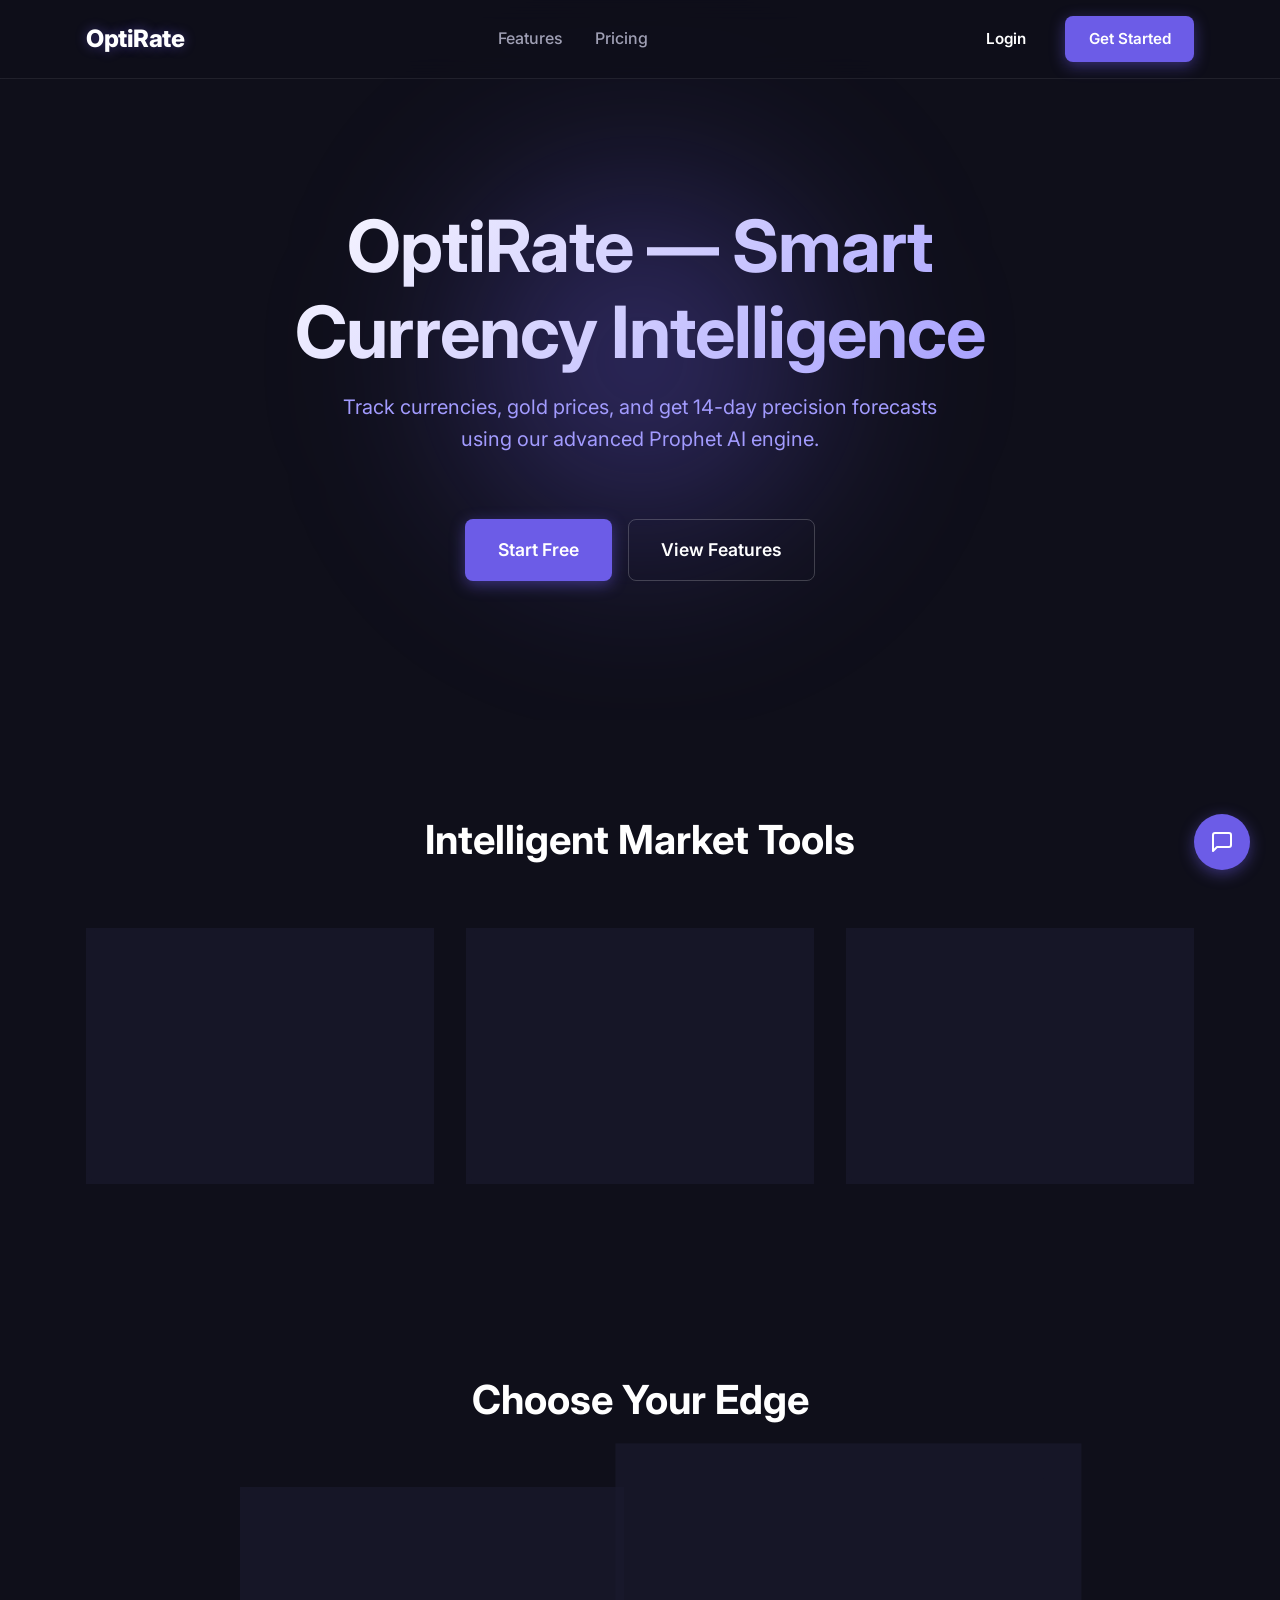
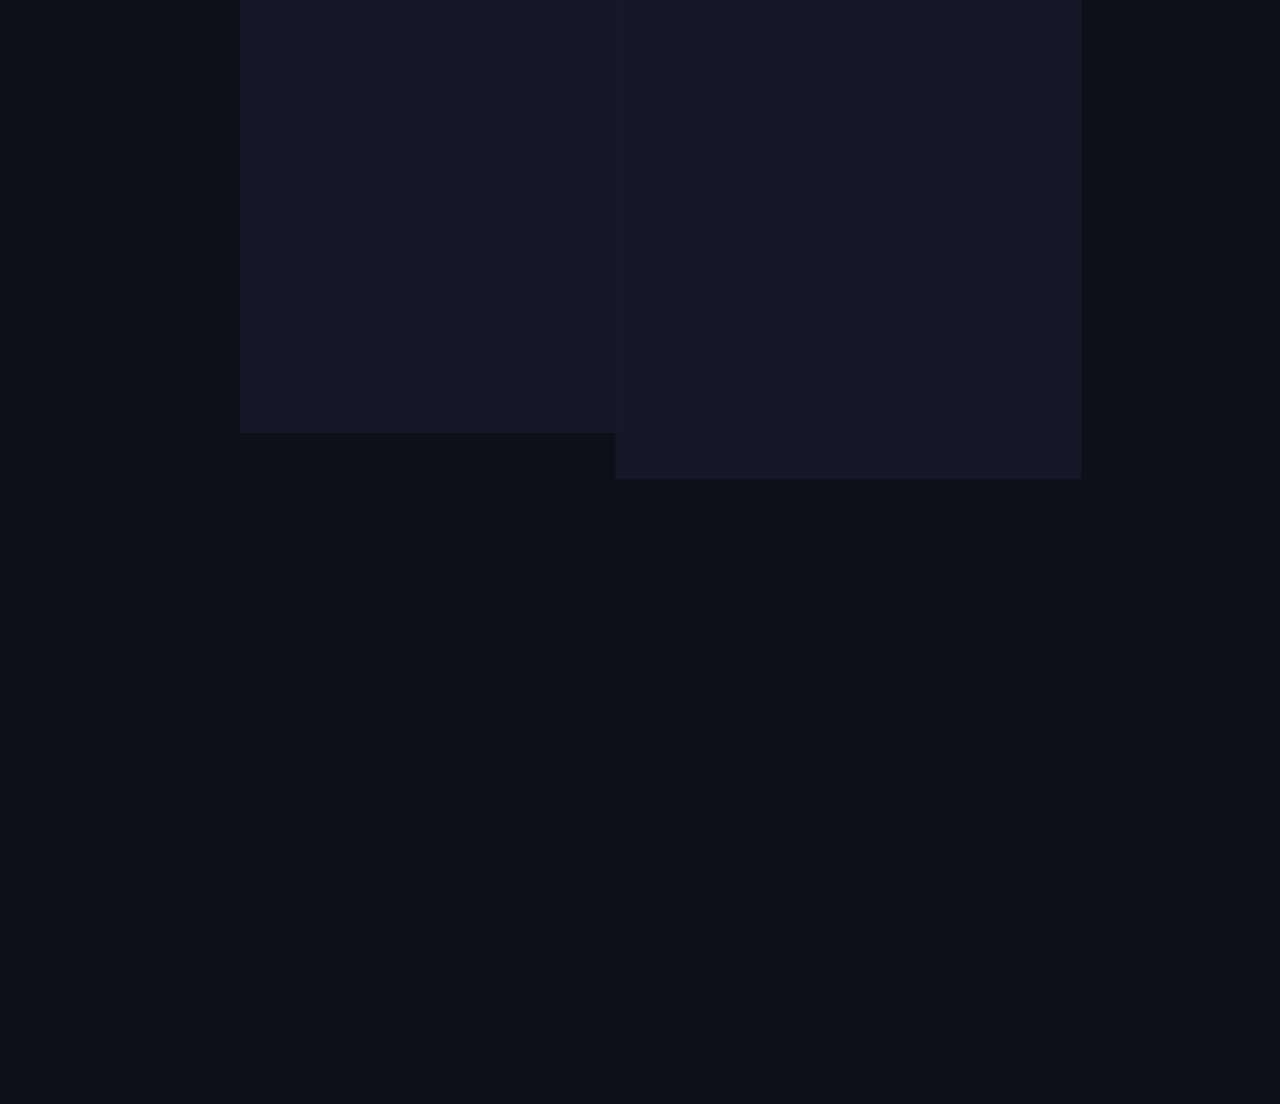
<file: FRONTEND/index.html>
<!DOCTYPE html>
<html lang="en">
<head>
    <meta charset="UTF-8">
    <meta name="viewport" content="width=device-width, initial-scale=1.0">
    <title>OptiRate | Smart Currency Intelligence</title>
    <!-- Fonts -->
    <link rel="preconnect" href="https://fonts.googleapis.com">
    <link rel="preconnect" href="https://fonts.gstatic.com" crossorigin>
    <link href="https://fonts.googleapis.com/css2?family=Inter:wght@300;400;500;600;700;800&display=swap" rel="stylesheet">
    <!-- CSS styles -->
    <link rel="stylesheet" href="style.css">
    <link rel="stylesheet" href="payment.css">
</head>
<body>
    <!-- Public Navbar (Sticky & Glassy) -->
    <nav class="navbar glassy">
        <div class="nav-container">
            <div class="logo">OptiRate</div>
            <div class="nav-links">
                <a href="#features">Features</a>
                <a href="#pricing">Pricing</a>
            </div>
            <div class="nav-actions">
                <a href="auth.html#login" class="btn btn-ghost">Login</a>
                <a href="auth.html#signup" class="btn btn-primary">Get Started</a>
            </div>
        </div>
    </nav>

    <main>
        <!-- Hero Section (The Hook) -->
        <section class="hero">
            <div class="hero-bg-glow"></div>
            <div class="hero-content">
                <h1 class="gradient-text">OptiRate &mdash; Smart Currency Intelligence</h1>
                <p class="subtitle">Track currencies, gold prices, and get 14-day precision forecasts using our advanced Prophet AI engine.</p>
                <div class="hero-actions">
                    <a href="auth.html#signup" class="btn btn-primary btn-large">Start Free</a>
                    <a href="#features" class="btn btn-outline btn-large">View Features</a>
                </div>
            </div>
        </section>

        <!-- Features Teaser Section -->
        <section id="features" class="features-section">
            <div class="container">
                <h2 class="section-title">Intelligent Market Tools</h2>
                <div class="features-grid">
                    <!-- Glass Card 1 -->
                    <div class="feature-card glass-card">
                        <div class="icon">🏦</div>
                        <h3>Live Bank Rates</h3>
                        <p>Compare top banks instantly and monitor currency fluctuations in real-time.</p>
                    </div>
                    <!-- Glass Card 2 -->
                    <div class="feature-card glass-card">
                        <div class="icon">✨</div>
                        <h3>Precious Metals</h3>
                        <p>Precise tracking for 24K, 21K, and 18K gold. Stay ahead of market shifts.</p>
                    </div>
                    <!-- Glass Card 3 -->
                    <div class="feature-card glass-card">
                        <div class="icon">🧠</div>
                        <h3>AI Predictions</h3>
                        <p>Our proprietary Prophet AI engine provides an actionable Buy/Sell/Wait decision engine.</p>
                    </div>
                </div>
            </div>
        </section>

        <!-- Pricing Section -->
        <section id="pricing" class="pricing-section">
            <div class="container">
                <h2 class="section-title">Choose Your Edge</h2>
                <div class="pricing-grid">
                    <!-- Free Card -->
                    <div class="pricing-card glass-card">
                        <div class="plan-header">
                            <h3>Free</h3>
                            <div class="price">0 <span class="currency">EGP</span></div>
                        </div>
                        <ul class="plan-features">
                            <li>2-Day Forecasts</li>
                            <li>Basic Dashboard</li>
                        </ul>
                        <div class="push-bottom">
                            <a href="auth.html#signup" class="btn btn-outline btn-block">Start Free</a>
                        </div>
                    </div>
                    <!-- Premium Card -->
                    <div class="pricing-card glass-card premium-card">
                        <div class="badge">Popular</div>
                        <div class="plan-header">
                            <h3>Premium</h3>
                            <div class="price">75 <span class="currency">EGP</span><span class="period">/mo</span></div>
                        </div>
                        <ul class="plan-features">
                            <li>14-Day AI Forecasts</li>
                            <li>Full Assets Tracking</li>
                            <li>Buy/Sell/Wait Engine</li>
                        </ul>
                        <div class="push-bottom">
                        <a href="javascript:void(0)" onclick="openPaymentModal()" class="btn btn-primary btn-block premium-link">Upgrade Now</a>
                        </div>
                    </div>
                </div>
            </div>
        </section>
    </main>

    <!-- JavaScript integration -->
    <script src="api.js"></script>
    <script src="script.js"></script>
    <script src="payment.js"></script>
    <script src="contact-widget.js"></script>

    <!-- Global Footer -->
    <footer class="optirate-footer">
        <div class="footer-container">
            <!-- Column 1: Brand & Socials -->
            <div class="footer-col brand-col">
                <img src="assets/logo.png" alt="OptiRate Logo" class="footer-logo">
                <p class="footer-bio">Smart currency & gold insights powered by AI. Your ultimate financial companion in the Egyptian market.</p>
                <a href="mailto:optirate0@gmail.com" class="footer-contact-link">
                    <svg width="18" height="18" viewBox="0 0 24 24" fill="none" stroke="currentColor" stroke-width="2" stroke-linecap="round" stroke-linejoin="round"><path d="M4 4h16c1.1 0 2 .9 2 2v12c0 1.1-.9 2-2 2H4c-1.1 0-2-.9-2-2V6c0-1.1.9-2 2-2z"></path><polyline points="22,6 12,13 2,6"></polyline></svg>
                    optirate0@gmail.com
                </a>
                <div class="footer-socials">
                    <a href="#" class="social-link" title="Facebook"><svg width="20" height="20" viewBox="0 0 24 24" fill="none" stroke="currentColor" stroke-width="2" stroke-linecap="round" stroke-linejoin="round"><path d="M18 2h-3a5 5 0 0 0-5 5v3H7v4h3v8h4v-8h3l1-4h-4V7a1 1 0 0 1 1-1h3z"></path></svg></a>
                    <a href="#" class="social-link" title="LinkedIn"><svg width="20" height="20" viewBox="0 0 24 24" fill="none" stroke="currentColor" stroke-width="2" stroke-linecap="round" stroke-linejoin="round"><path d="M16 8a6 6 0 0 1 6 6v7h-4v-7a2 2 0 0 0-2-2 2 2 0 0 0-2 2v7h-4v-7a6 6 0 0 1 6-6z"></path><rect x="2" y="9" width="4" height="12"></rect><circle cx="4" cy="4" r="2"></circle></svg></a>
                    <a href="#" class="social-link" title="GitHub"><svg width="20" height="20" viewBox="0 0 24 24" fill="none" stroke="currentColor" stroke-width="2" stroke-linecap="round" stroke-linejoin="round"><path d="M9 19c-5 1.5-5-2.5-7-3m14 6v-3.87a3.37 3.37 0 0 0-.94-2.61c3.14-.35 6.44-1.54 6.44-7A5.44 5.44 0 0 0 20 4.77 5.07 5.07 0 0 0 19.91 1S18.73.65 16 2.48a13.38 13.38 0 0 0-7 0C6.27.65 5.09 1 5.09 1A5.07 5.07 0 0 0 5 4.77a5.44 5.44 0 0 0-1.5 3.78c0 5.42 3.3 6.61 6.44 7A3.37 3.37 0 0 0 9 18.13V22"></path></svg></a>
                    <a href="https://www.instagram.com/optirate.egy?igsh=ZnVsazBlYWppb2sz" target="_blank" rel="noopener noreferrer" class="social-link" title="Instagram"><svg width="20" height="20" viewBox="0 0 24 24" fill="none" stroke="currentColor" stroke-width="2" stroke-linecap="round" stroke-linejoin="round"><rect x="2" y="2" width="20" height="20" rx="5" ry="5"></rect><path d="M16 11.37A4 4 0 1 1 12.63 8 4 4 0 0 1 16 11.37z"></path><line x1="17.5" y1="6.5" x2="17.51" y2="6.5"></line></svg></a>
                </div>
            </div>

            <!-- Column 2: Quick Links -->
            <div class="footer-col">
                <h4 class="footer-heading">Quick Links</h4>
                <ul class="footer-links">
                    <li><a href="dashboard.html">Home</a></li>
                    <li><a href="bank-rates.html">Bank Rates</a></li>
                    <li><a href="metals.html">Gold Prices</a></li>
                    <li><a href="prediction.html">Prediction</a></li>
                    <li><a href="recommendation.html">Recommendation</a></li>
                    <li><a href="interest-rates.html">Interest Rates</a></li>
                    <li><a href="investors.html">For Investors</a></li>
                    <li><a href="index.html#features">Features</a></li>
                    <li><a href="index.html#pricing">Pricing</a></li>
                </ul>
            </div>

            <!-- Column 3: Core Features -->
            <div class="footer-col">
                <h4 class="footer-heading">Core Features</h4>
                <ul class="footer-links">
                    <li><a href="prediction.html">AI Predictions</a></li>
                    <li><a href="recommendation.html">Smart Recommendations</a></li>
                    <li><a href="bank-rates.html">Real-Time Bank Rates</a></li>
                    <li><a href="metals.html">Gold & Silver Tracking</a></li>
                    <li><a href="interest-rates.html">Interest Rates</a></li>
                    <li><a href="investors.html">Market Overview</a></li>
                </ul>
            </div>

            <!-- Column 4: Account Management -->
            <div class="footer-col">
                <h4 class="footer-heading">Account</h4>
                <ul class="footer-links">
                    <li><a href="auth.html#login">Login</a></li>
                    <li><a href="auth.html#register">Register</a></li>
                    <li><a href="javascript:void(0)" onclick="openPaymentModal()" class="premium-link">Upgrade to Premium</a></li>
                </ul>
            </div>
        </div>

        <div class="footer-bottom">
            <p class="disclaimer">Data is for informational purposes only and should not be considered financial advice.</p>
            <p class="copyright">© 2026 OptiRate. All rights reserved.</p>
        </div>
    </footer>
</body>

</html>
</file>
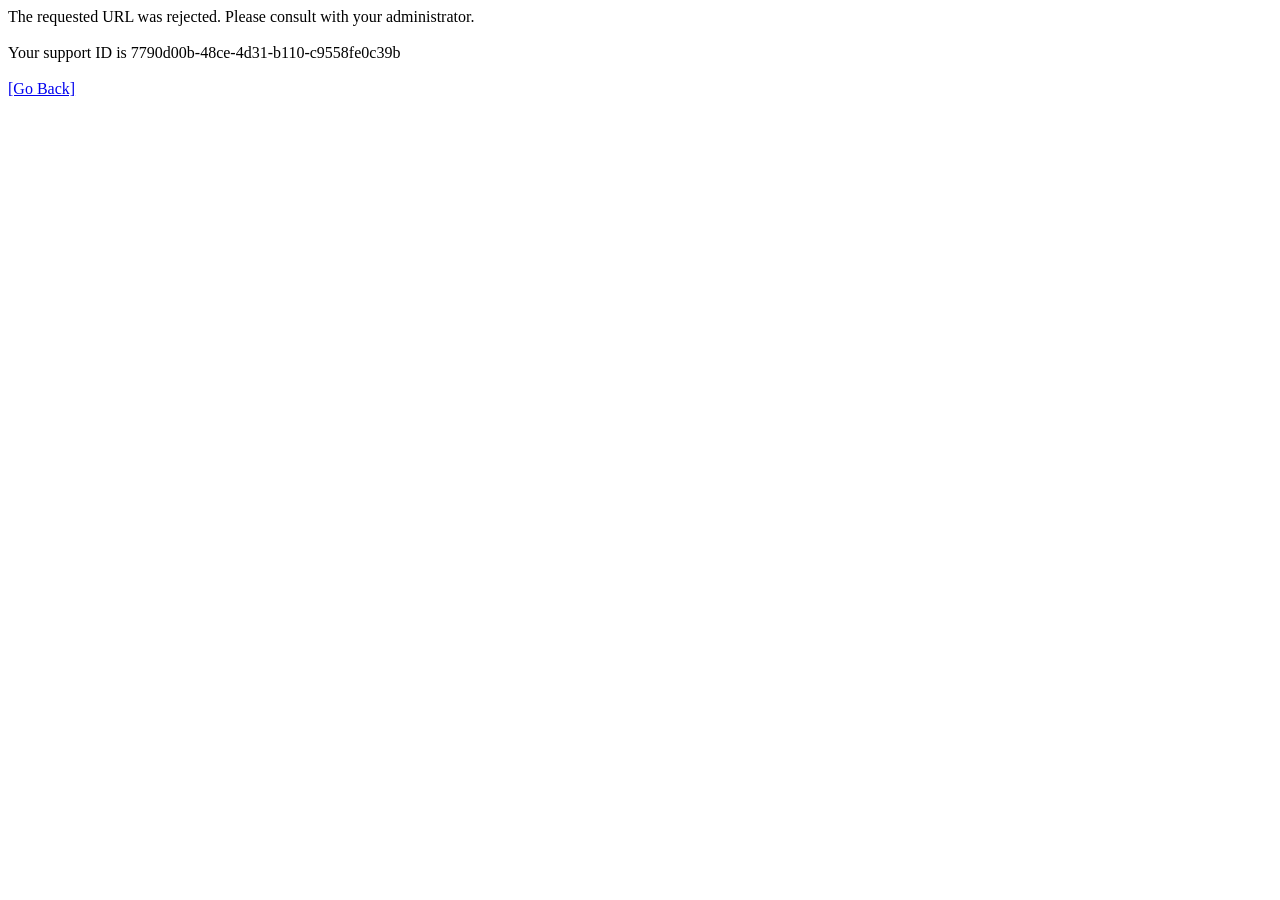
<file: archive/cbe_dump.html>
<html><head><title>Request Rejected</title></head>
<body>The requested URL was rejected. Please consult with your administrator.<br/><br/>
Your support ID is 7790d00b-48ce-4d31-b110-c9558fe0c39b<br/><br/><a href='javascript:history.back();'>[Go Back]</a></body></html>
</file>
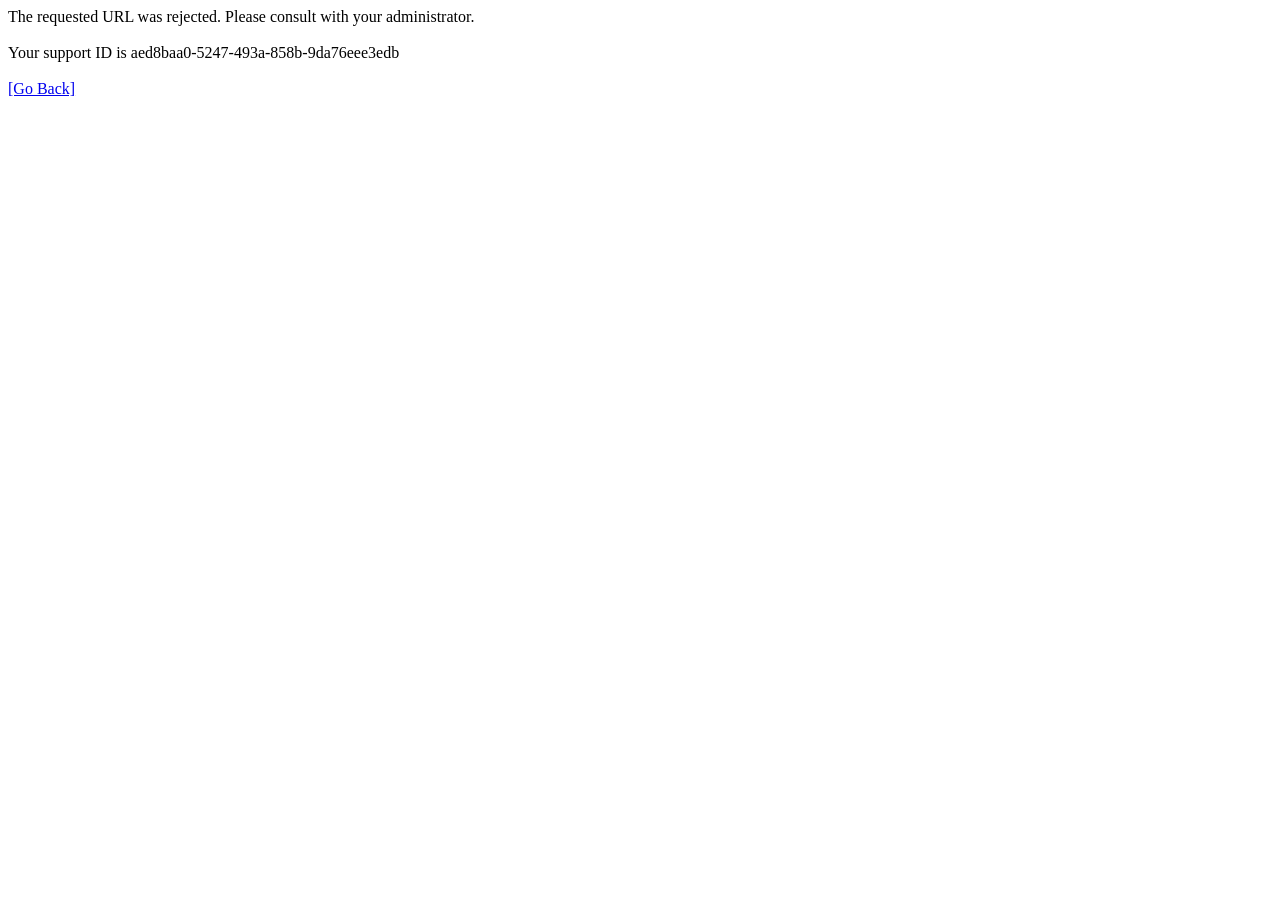
<file: archive/cbe_main.html>
<html><head><title>Request Rejected</title></head>
<body>The requested URL was rejected. Please consult with your administrator.<br/><br/>
Your support ID is aed8baa0-5247-493a-858b-9da76eee3edb<br/><br/><a href='javascript:history.back();'>[Go Back]</a></body></html>
</file>
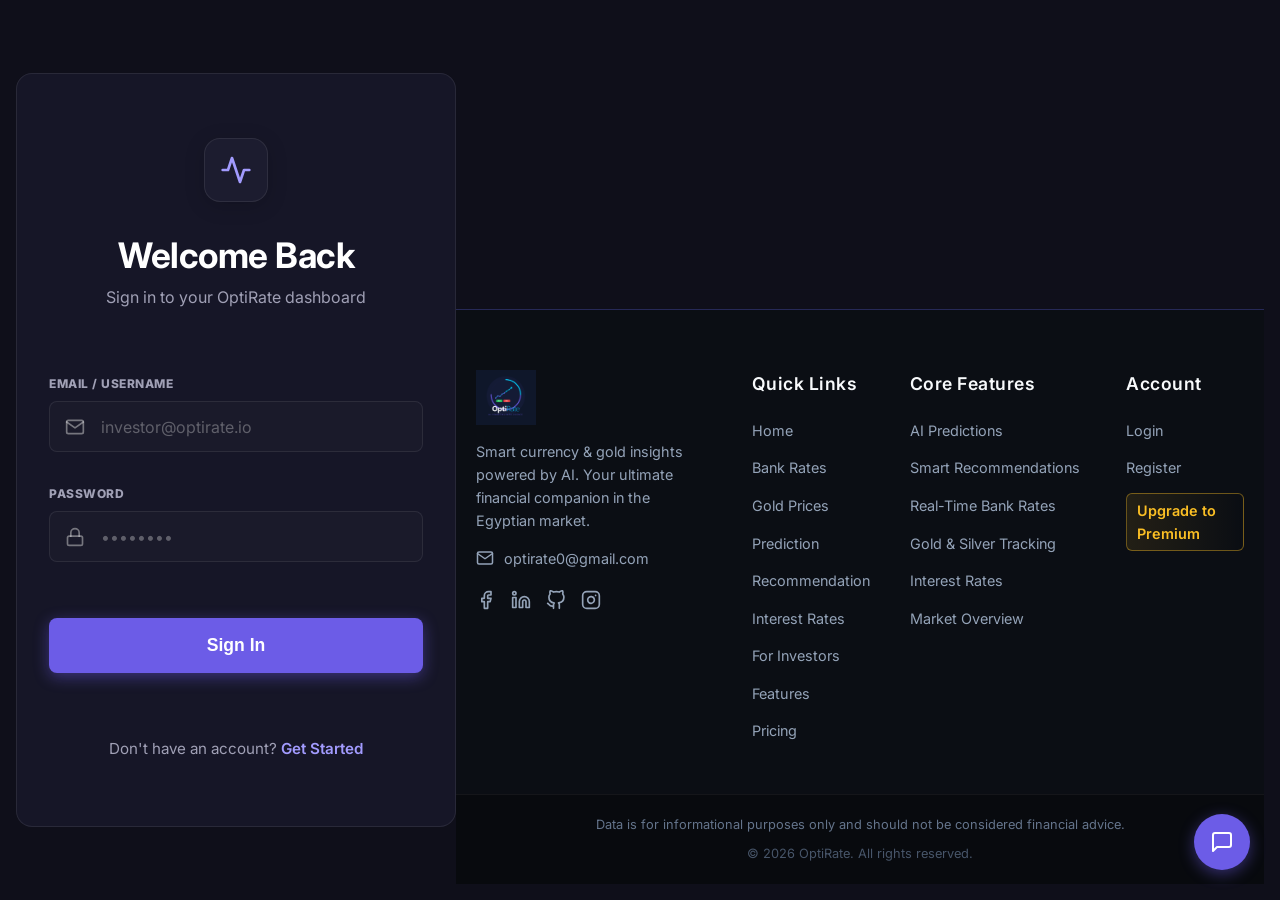
<file: FRONTEND/auth.html>
<!DOCTYPE html>
<html lang="en">

<head>
    <meta charset="UTF-8">
    <meta name="viewport" content="width=device-width, initial-scale=1.0">
    <title>Authentication | OptiRate</title>
    <!-- Fonts -->
    <link rel="preconnect" href="https://fonts.googleapis.com">
    <link rel="preconnect" href="https://fonts.gstatic.com" crossorigin>
    <link href="https://fonts.googleapis.com/css2?family=Inter:wght@300;400;500;600;700;800&display=swap"
        rel="stylesheet">
    <!-- CSS styles -->
    <link rel="stylesheet" href="style.css">
    <link rel="stylesheet" href="auth.css">
    <link rel="stylesheet" href="payment.css">
</head>

<body class="auth-body">
    <div class="auth-card glass-card">

        <!-- ================= LOGIN VIEW ================= -->
        <div id="view-login" class="auth-view">
            <div class="auth-logo">
                <svg width="32" height="32" viewBox="0 0 24 24" fill="none" stroke="var(--soft-purple)" stroke-width="2"
                    stroke-linecap="round" stroke-linejoin="round">
                    <polyline points="22 12 18 12 15 21 9 3 6 12 2 12"></polyline>
                </svg>
            </div>

            <h1 class="auth-title">Welcome Back</h1>
            <p class="auth-subtitle">Sign in to your OptiRate dashboard</p>

            <form id="login-form" action="#" method="POST">
                <div class="form-group">
                    <label class="form-label">Email / Username</label>
                    <div class="form-input-wrapper">
                        <!-- Envelope Icon -->
                        <svg class="form-icon" width="20" height="20" viewBox="0 0 24 24" fill="none"
                            stroke="currentColor" stroke-width="2" stroke-linecap="round" stroke-linejoin="round">
                            <path d="M4 4h16c1.1 0 2 .9 2 2v12c0 1.1-.9 2-2 2H4c-1.1 0-2-.9-2-2V6c0-1.1.9-2 2-2z">
                            </path>
                            <polyline points="22,6 12,13 2,6"></polyline>
                        </svg>
                        <input id="login-email" type="text" class="form-input" placeholder="investor@optirate.io" autocomplete="username" required>
                    </div>
                </div>

                <div class="form-group">
                    <label class="form-label">Password</label>
                    <div class="form-input-wrapper">
                        <!-- Lock Icon -->
                        <svg class="form-icon" width="20" height="20" viewBox="0 0 24 24" fill="none"
                            stroke="currentColor" stroke-width="2" stroke-linecap="round" stroke-linejoin="round">
                            <rect x="3" y="11" width="18" height="11" rx="2" ry="2"></rect>
                            <path d="M7 11V7a5 5 0 0 1 10 0v4"></path>
                        </svg>
                        <input id="login-password" type="password" class="form-input" placeholder="••••••••" autocomplete="current-password" required>
                    </div>
                </div>
                <div id="login-error" class="error-message hidden" style="color: red; margin-top: 10px; font-size: 0.9em;"></div>

                <button type="submit" class="btn btn-primary btn-block btn-large" style="margin-top: 1.5rem;">Sign
                    In</button>
            </form>

            <div class="auth-footer">
                Don't have an account? <a href="#" id="nav-to-signup">Get Started</a>
            </div>
        </div>

        <!-- ================= SIGN UP VIEW ================= -->
        <div id="view-signup" class="auth-view hidden">
            <div class="auth-logo">
                <span class="dot"></span>
                <svg width="32" height="32" viewBox="0 0 24 24" fill="none" stroke="var(--soft-purple)" stroke-width="2"
                    stroke-linecap="round" stroke-linejoin="round">
                    <polyline points="22 12 18 12 15 21 9 3 6 12 2 12"></polyline>
                </svg>
            </div>

            <h1 class="auth-title">Create Account</h1>
            <p class="auth-subtitle">Join the elite intelligence platform</p>

            <form id="signup-form" action="#" method="POST">
                <div class="form-group">
                    <label class="form-label">Username</label>
                    <div class="form-input-wrapper">
                        <!-- User Icon -->
                        <svg class="form-icon" width="20" height="20" viewBox="0 0 24 24" fill="none"
                            stroke="currentColor" stroke-width="2" stroke-linecap="round" stroke-linejoin="round">
                            <path d="M20 21v-2a4 4 0 0 0-4-4H8a4 4 0 0 0-4 4v2"></path>
                            <circle cx="12" cy="7" r="4"></circle>
                        </svg>
                        <input id="signup-username" type="text" class="form-input" placeholder="Satoshi" autocomplete="username" required>
                    </div>
                </div>

                <div class="form-group">
                    <label class="form-label">Email</label>
                    <div class="form-input-wrapper">
                        <!-- Envelope Icon -->
                        <svg class="form-icon" width="20" height="20" viewBox="0 0 24 24" fill="none"
                            stroke="currentColor" stroke-width="2" stroke-linecap="round" stroke-linejoin="round">
                            <path d="M4 4h16c1.1 0 2 .9 2 2v12c0 1.1-.9 2-2 2H4c-1.1 0-2-.9-2-2V6c0-1.1.9-2 2-2z">
                            </path>
                            <polyline points="22,6 12,13 2,6"></polyline>
                        </svg>
                        <input id="signup-email" type="email" class="form-input" placeholder="investor@example.com" autocomplete="email" required>
                    </div>
                </div>

                <div class="form-group">
                    <label class="form-label">Password</label>
                    <div class="form-input-wrapper">
                        <!-- Lock Icon -->
                        <svg class="form-icon" width="20" height="20" viewBox="0 0 24 24" fill="none"
                            stroke="currentColor" stroke-width="2" stroke-linecap="round" stroke-linejoin="round">
                            <rect x="3" y="11" width="18" height="11" rx="2" ry="2"></rect>
                            <path d="M7 11V7a5 5 0 0 1 10 0v4"></path>
                        </svg>
                        <input id="signup-password" type="password" class="form-input" placeholder="••••••••" autocomplete="new-password" required>
                    </div>
                </div>
                <div id="signup-error" class="error-message hidden" style="color: red; margin-top: 10px; font-size: 0.9em;"></div>

                <button type="submit" class="btn btn-primary btn-block btn-large" style="margin-top: 1.5rem;">Sign
                    Up</button>
            </form>

            <div class="auth-footer">
                Already have an account? <a href="#" id="nav-to-login">Sign In</a>
            </div>
        </div>

    </div>

    <script src="api.js"></script>
    <script src="auth.js"></script>
    <script src="payment.js"></script>
    <script src="contact-widget.js"></script>

    <!-- Global Footer -->
    <footer class="optirate-footer">
        <div class="footer-container">
            <!-- Column 1: Brand & Socials -->
            <div class="footer-col brand-col">
                <img src="assets/logo.png" alt="OptiRate Logo" class="footer-logo">
                <p class="footer-bio">Smart currency & gold insights powered by AI. Your ultimate financial companion in the Egyptian market.</p>
                <a href="mailto:optirate0@gmail.com" class="footer-contact-link">
                    <svg width="18" height="18" viewBox="0 0 24 24" fill="none" stroke="currentColor" stroke-width="2" stroke-linecap="round" stroke-linejoin="round"><path d="M4 4h16c1.1 0 2 .9 2 2v12c0 1.1-.9 2-2 2H4c-1.1 0-2-.9-2-2V6c0-1.1.9-2 2-2z"></path><polyline points="22,6 12,13 2,6"></polyline></svg>
                    optirate0@gmail.com
                </a>
                <div class="footer-socials">
                    <a href="#" class="social-link" title="Facebook"><svg width="20" height="20" viewBox="0 0 24 24" fill="none" stroke="currentColor" stroke-width="2" stroke-linecap="round" stroke-linejoin="round"><path d="M18 2h-3a5 5 0 0 0-5 5v3H7v4h3v8h4v-8h3l1-4h-4V7a1 1 0 0 1 1-1h3z"></path></svg></a>
                    <a href="#" class="social-link" title="LinkedIn"><svg width="20" height="20" viewBox="0 0 24 24" fill="none" stroke="currentColor" stroke-width="2" stroke-linecap="round" stroke-linejoin="round"><path d="M16 8a6 6 0 0 1 6 6v7h-4v-7a2 2 0 0 0-2-2 2 2 0 0 0-2 2v7h-4v-7a6 6 0 0 1 6-6z"></path><rect x="2" y="9" width="4" height="12"></rect><circle cx="4" cy="4" r="2"></circle></svg></a>
                    <a href="#" class="social-link" title="GitHub"><svg width="20" height="20" viewBox="0 0 24 24" fill="none" stroke="currentColor" stroke-width="2" stroke-linecap="round" stroke-linejoin="round"><path d="M9 19c-5 1.5-5-2.5-7-3m14 6v-3.87a3.37 3.37 0 0 0-.94-2.61c3.14-.35 6.44-1.54 6.44-7A5.44 5.44 0 0 0 20 4.77 5.07 5.07 0 0 0 19.91 1S18.73.65 16 2.48a13.38 13.38 0 0 0-7 0C6.27.65 5.09 1 5.09 1A5.07 5.07 0 0 0 5 4.77a5.44 5.44 0 0 0-1.5 3.78c0 5.42 3.3 6.61 6.44 7A3.37 3.37 0 0 0 9 18.13V22"></path></svg></a>
                    <a href="https://www.instagram.com/optirate.egy?igsh=ZnVsazBlYWppb2sz" target="_blank" rel="noopener noreferrer" class="social-link" title="Instagram"><svg width="20" height="20" viewBox="0 0 24 24" fill="none" stroke="currentColor" stroke-width="2" stroke-linecap="round" stroke-linejoin="round"><rect x="2" y="2" width="20" height="20" rx="5" ry="5"></rect><path d="M16 11.37A4 4 0 1 1 12.63 8 4 4 0 0 1 16 11.37z"></path><line x1="17.5" y1="6.5" x2="17.51" y2="6.5"></line></svg></a>
                </div>
            </div>

            <!-- Column 2: Quick Links -->
            <div class="footer-col">
                <h4 class="footer-heading">Quick Links</h4>
                <ul class="footer-links">
                    <li><a href="dashboard.html">Home</a></li>
                    <li><a href="bank-rates.html">Bank Rates</a></li>
                    <li><a href="metals.html">Gold Prices</a></li>
                    <li><a href="prediction.html">Prediction</a></li>
                    <li><a href="recommendation.html">Recommendation</a></li>
                    <li><a href="interest-rates.html">Interest Rates</a></li>
                    <li><a href="investors.html">For Investors</a></li>
                    <li><a href="index.html#features">Features</a></li>
                    <li><a href="index.html#pricing">Pricing</a></li>
                </ul>
            </div>

            <!-- Column 3: Core Features -->
            <div class="footer-col">
                <h4 class="footer-heading">Core Features</h4>
                <ul class="footer-links">
                    <li><a href="prediction.html">AI Predictions</a></li>
                    <li><a href="recommendation.html">Smart Recommendations</a></li>
                    <li><a href="bank-rates.html">Real-Time Bank Rates</a></li>
                    <li><a href="metals.html">Gold & Silver Tracking</a></li>
                    <li><a href="interest-rates.html">Interest Rates</a></li>
                    <li><a href="investors.html">Market Overview</a></li>
                </ul>
            </div>

            <!-- Column 4: Account Management -->
            <div class="footer-col">
                <h4 class="footer-heading">Account</h4>
                <ul class="footer-links">
                    <li><a href="auth.html#login">Login</a></li>
                    <li><a href="auth.html#register">Register</a></li>
                    <li><a href="javascript:void(0)" onclick="openPaymentModal()" class="premium-link">Upgrade to Premium</a></li>
                </ul>
            </div>
        </div>

        <div class="footer-bottom">
            <p class="disclaimer">Data is for informational purposes only and should not be considered financial advice.</p>
            <p class="copyright">© 2026 OptiRate. All rights reserved.</p>
        </div>
    </footer>
</body>


</html>
</file>
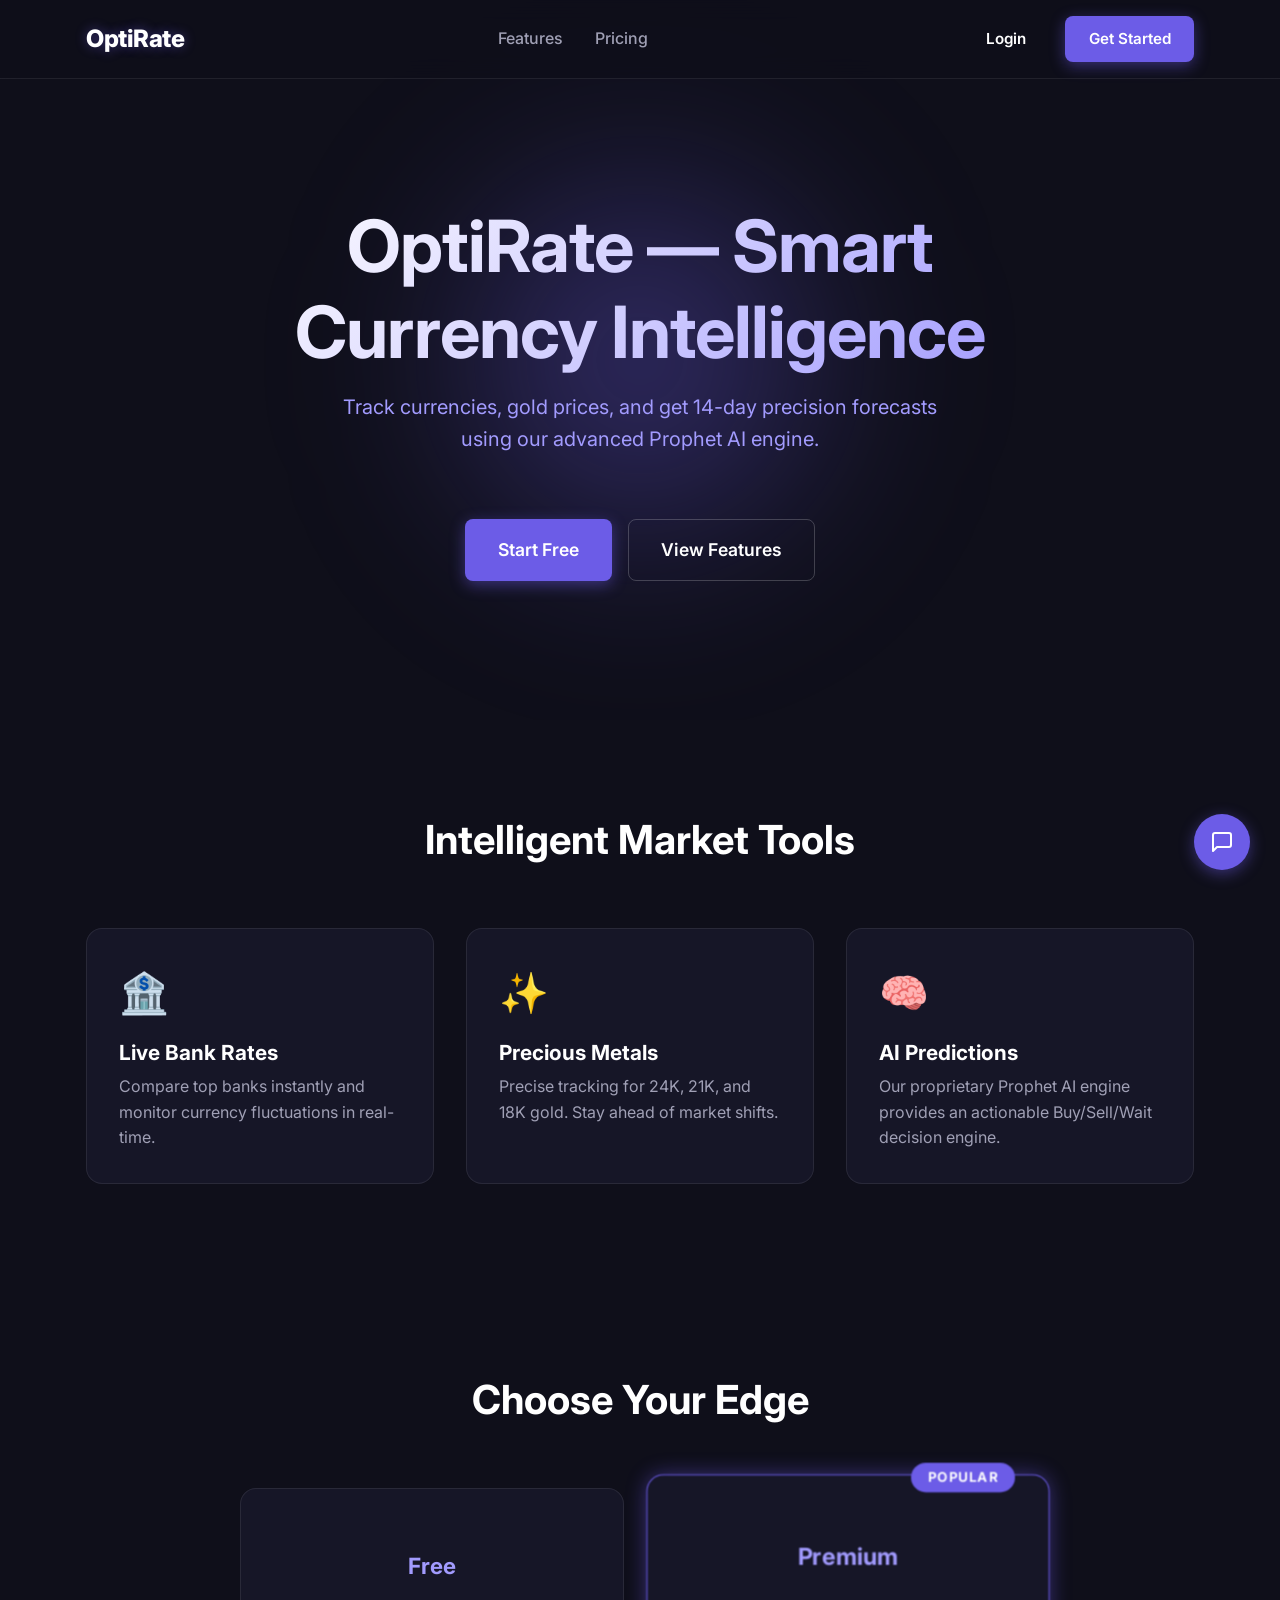
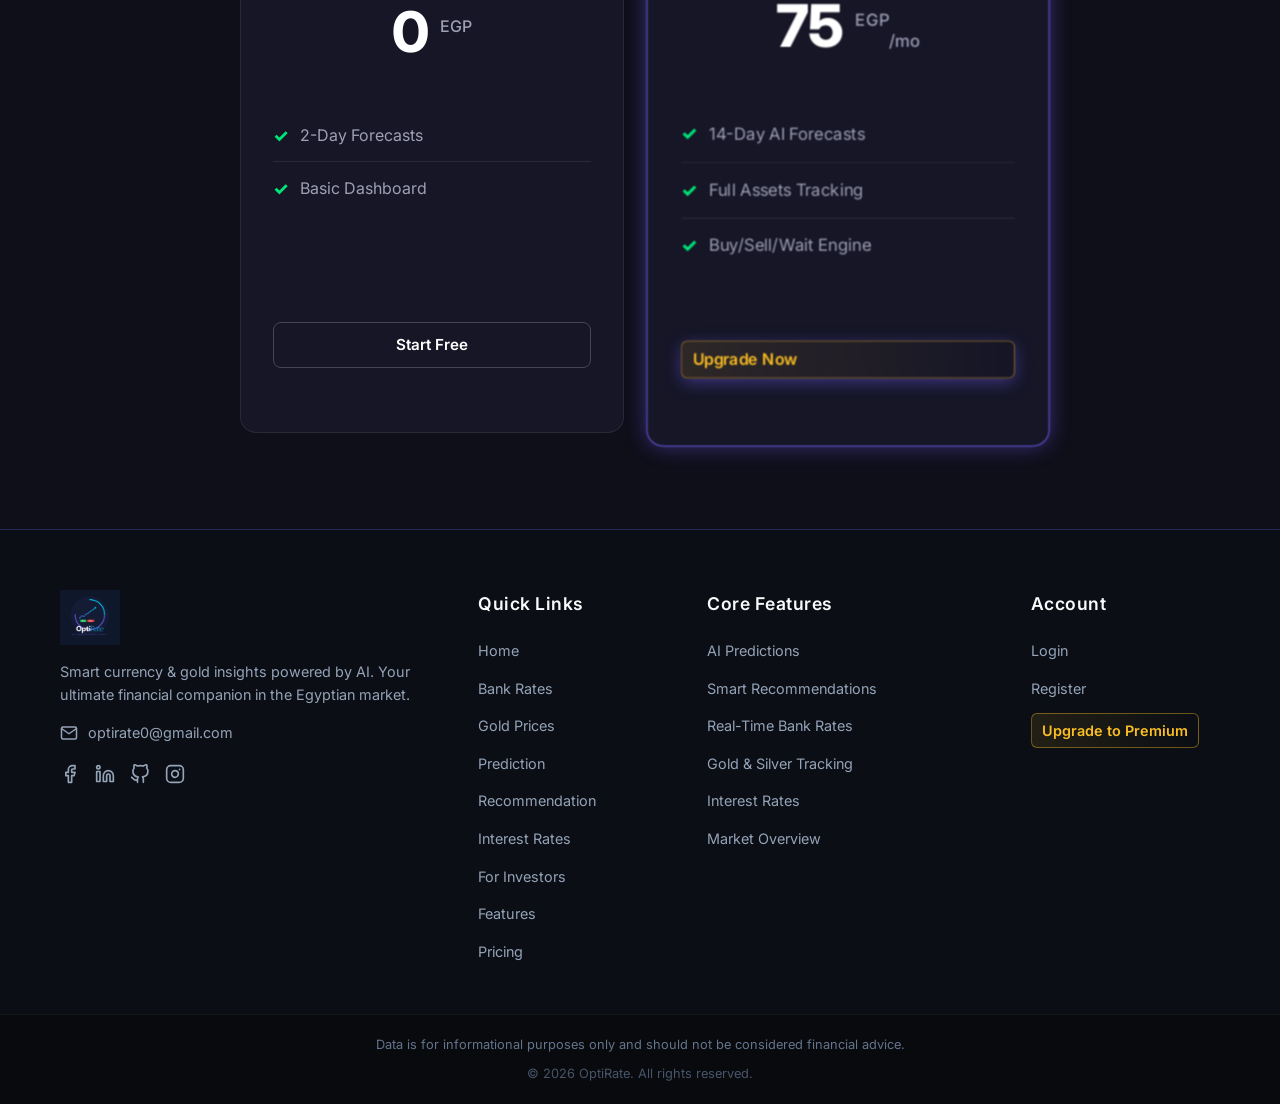
<file: FRONTEND/bank-rates.html>
<!DOCTYPE html>
<html lang="en">
<head>
    <meta charset="UTF-8">
    <meta name="viewport" content="width=device-width, initial-scale=1.0">
    <title>Institutional Bank Rates | OptiRate</title>
    <!-- Modern Typeface -->
    <link rel="preconnect" href="https://fonts.googleapis.com">
    <link rel="preconnect" href="https://fonts.gstatic.com" crossorigin>
    <link href="https://fonts.googleapis.com/css2?family=Inter:wght@300;400;500;600;700;800&display=swap" rel="stylesheet">
    
    <!-- Design System Core Linking -->
    <link rel="stylesheet" href="style.css">
    <!-- Inheriting global app structural grids natively -->
    <link rel="stylesheet" href="dashboard.css">
    <!-- Specific Isolated component styling -->
    <link rel="stylesheet" href="bank-rates.css">
    <link rel="stylesheet" href="gated.css">
    <link rel="stylesheet" href="payment.css">
</head>
<body class="dashboard-body">

    <!-- 1. Internal Navbar -->
    <nav class="navbar glassy dashboard-nav">
        <div class="nav-container fluid-container">
            <div class="logo">OptiRate</div>
            <div class="nav-links internal-links">
                <a href="dashboard.html">Home</a>
                <a href="metals.html">Metals</a>
                <a href="bank-rates.html" class="active">Bank Rates</a>
                <a href="prediction.html">Prediction</a>
                <a href="recommendation.html">Recommendation</a>
                <a href="interest-rates.html">Interest Rates</a>
                <a href="investors.html">For Investors</a>
            </div>
            <div class="nav-actions">
                <div class="user-profile" aria-label="User Profile">
                    <svg class="icon-user" width="18" height="18" viewBox="0 0 24 24" fill="none" stroke="currentColor" stroke-width="2" stroke-linecap="round" stroke-linejoin="round">
                        <path d="M20 21v-2a4 4 0 0 0-4-4H8a4 4 0 0 0-4 4v2"></path>
                        <circle cx="12" cy="7" r="4"></circle>
                    </svg>
                </div>
                <a href="#" id="navbar-logout-btn" class="btn btn-ghost">Logout</a>
            </div>
        </div>
    </nav>

    <!-- 2. Main Page Module Container -->
    <main class="dashboard-main container">
        
        <!-- Page Header & Flex Control Architecture -->
        <div class="page-header-row section-spacing">
            
            <div class="page-title-group">
                <div class="header-icon-custom">
                    <!-- Bank Institution Visual Icon -->
                    <svg width="32" height="32" viewBox="0 0 24 24" fill="none" stroke="var(--primary-action)" stroke-width="2.5" stroke-linecap="round" stroke-linejoin="round">
                        <path d="M3 21h18"></path>
                        <path d="M3 10h18"></path>
                        <path d="M5 6l7-3 7 3"></path>
                        <path d="M4 10v11"></path>
                        <path d="M20 10v11"></path>
                        <path d="M8 14v3"></path>
                        <path d="M12 14v3"></path>
                        <path d="M16 14v3"></path>
                    </svg>
                </div>
                <div>
                    <h1 class="page-title">Bank Rates</h1>
                    <p class="page-subtitle">Compare institutional exchange rates across currencies</p>
                </div>
            </div>
            
            <!-- Controls Grid Hook -->
            <div class="controls-group" style="display: flex; align-items: center; gap: 15px; flex-wrap: wrap;">
                <div id="sync-indicator" style="font-size: 0.9rem; font-weight: 500; display: flex; align-items: center; gap: 6px;">
                    <span class="pulse-dot" style="background-color: var(--soft-purple);"></span> Syncing...
                </div>
                <select class="form-select currency-select" id="currency-select">
                    <option value="">All Currencies</option>
                    <option value="usd">USD Base (EGP)</option>
                    <option value="eur">EUR Base (EGP)</option>
                    <option value="gbp">GBP Base (EGP)</option>
                    <option value="sar">SAR Base (EGP)</option>
                    <option value="aed">AED Base (EGP)</option>
                    <option value="kwd">KWD Base (EGP)</option>
                    <option value="qar">QAR Base (EGP)</option>
                    <option value="omr">OMR Base (EGP)</option>
                    <option value="cny">CNY Base (EGP)</option>
                    <option value="jpy">JPY Base (EGP)</option>
                    <option value="cad">CAD Base (EGP)</option>
                    <option value="aud">AUD Base (EGP)</option>
                </select>
                
                <button class="btn-sort" id="btn-sort">
                    <svg width="18" height="18" viewBox="0 0 24 24" fill="none" stroke="currentColor" stroke-width="2" stroke-linecap="round" stroke-linejoin="round">
                        <path d="M11 5h10M11 9h7M11 13h4M3 17l3 3 3-3M6 18V4"></path>
                    </svg>
                    Sort by Price: <span id="sort-order">High &rarr; Low</span>
                </button>
            </div>
        </div>

        <!-- 3. Dynamic Institutional Rates Table Grid Container -->
        <section class="table-section section-spacing">
            <div class="table-container">
                <div class="rates-list">
                    
                    <!-- Core Table Labels Wrapper -->
                    <div class="rates-header" style="grid-template-columns: 2fr 1fr 1fr 1fr 1fr;">
                        <div>INSTITUTION</div>
                        <div>CURRENCY</div>
                        <div>WE BUY (BID)</div>
                        <div>WE SELL (ASK)</div>
                        <div>SPREAD</div>
                    </div>
                    
                    <!-- Execution Container -> Populated Natively via JS Matrix -->
                    <div id="rates-body">
                        <!-- DOM Nodes injected here natively from script array -->
                    </div>

                </div>
            </div>
        </section>

        <!-- 4. Real-Time Economic News -->
        <section class="news-section section-spacing">
            <div class="brief-card glass-card">
                <div class="brief-header">
                    <h2 class="section-subtitle">Real-Time Economic News</h2>
                    <div class="live-pulse-container"><span class="pulse-dot"></span></div>
                </div>
                <div id="news-ticker-container">
                    <p style="padding: 10px; color: var(--text-muted);"><span class="skeleton-loader loader-small" style="display:inline-block;"></span> Loading news...</p>
                </div>
            </div>
        </section>

    </main>

    <!-- User Settings Modal -->
    <div id="profile-modal" class="modal-overlay hidden">
        <div class="modal-content glass-card">
            <button id="close-modal-btn" class="close-btn">&times;</button>
            <h2 class="section-subtitle">User Settings</h2>
            
            <div class="modal-body">
                <div class="form-group">
                    <label class="calc-label">Name</label>
                    <div class="input-with-btn">
                        <input type="text" id="profile-name-input" class="calc-input">
                        <button id="update-name-btn" class="btn btn-primary">Update</button>
                    </div>
                </div>
                
                <div class="form-group">
                    <label class="calc-label">Email</label>
                    <input type="email" id="profile-email-input" class="calc-input" readonly>
                </div>
                
                <div class="plan-status-group">
                    <div class="plan-info">
                        <span class="calc-label">Current Plan:</span>
                        <span id="profile-plan-badge" class="badge-plan">Free</span>
                    </div>
                    <button id="upgrade-plan-btn" class="btn btn-gold hidden">Upgrade to Premium</button>
                </div>
                
                <!-- Logout Button -->
                <button id="modal-logout-btn" class="btn btn-outline" style="border-color: var(--danger-red); color: var(--danger-red); width: 100%; margin-top: 20px;">Logout</button>
            </div>
            
            <!-- Toast notification container -->
            <div id="toast-notification" class="toast hidden">Profile Updated!</div>
        </div>
    </div>

    <!-- Javascript Structural Initialization Logic -->
    <script src="api.js"></script>
    <script src="bank-rates.js"></script>
    <script src="profile.js"></script>
    <script src="contact-widget.js"></script>
    <script src="payment.js"></script>
    <script src="gated-features.js"></script>
    <script src="news-service.js"></script>

    <!-- Global Footer -->
    <footer class="optirate-footer">
        <div class="footer-container">
            <!-- Column 1: Brand & Socials -->
            <div class="footer-col brand-col">
                <img src="assets/logo.png" alt="OptiRate Logo" class="footer-logo">
                <p class="footer-bio">Smart currency & gold insights powered by AI. Your ultimate financial companion in the Egyptian market.</p>
                <a href="mailto:optirate0@gmail.com" class="footer-contact-link">
                    <svg width="18" height="18" viewBox="0 0 24 24" fill="none" stroke="currentColor" stroke-width="2" stroke-linecap="round" stroke-linejoin="round"><path d="M4 4h16c1.1 0 2 .9 2 2v12c0 1.1-.9 2-2 2H4c-1.1 0-2-.9-2-2V6c0-1.1.9-2 2-2z"></path><polyline points="22,6 12,13 2,6"></polyline></svg>
                    optirate0@gmail.com
                </a>
                <div class="footer-socials">
                    <a href="#" class="social-link" title="Facebook"><svg width="20" height="20" viewBox="0 0 24 24" fill="none" stroke="currentColor" stroke-width="2" stroke-linecap="round" stroke-linejoin="round"><path d="M18 2h-3a5 5 0 0 0-5 5v3H7v4h3v8h4v-8h3l1-4h-4V7a1 1 0 0 1 1-1h3z"></path></svg></a>
                    <a href="#" class="social-link" title="LinkedIn"><svg width="20" height="20" viewBox="0 0 24 24" fill="none" stroke="currentColor" stroke-width="2" stroke-linecap="round" stroke-linejoin="round"><path d="M16 8a6 6 0 0 1 6 6v7h-4v-7a2 2 0 0 0-2-2 2 2 0 0 0-2 2v7h-4v-7a6 6 0 0 1 6-6z"></path><rect x="2" y="9" width="4" height="12"></rect><circle cx="4" cy="4" r="2"></circle></svg></a>
                    <a href="#" class="social-link" title="GitHub"><svg width="20" height="20" viewBox="0 0 24 24" fill="none" stroke="currentColor" stroke-width="2" stroke-linecap="round" stroke-linejoin="round"><path d="M9 19c-5 1.5-5-2.5-7-3m14 6v-3.87a3.37 3.37 0 0 0-.94-2.61c3.14-.35 6.44-1.54 6.44-7A5.44 5.44 0 0 0 20 4.77 5.07 5.07 0 0 0 19.91 1S18.73.65 16 2.48a13.38 13.38 0 0 0-7 0C6.27.65 5.09 1 5.09 1A5.07 5.07 0 0 0 5 4.77a5.44 5.44 0 0 0-1.5 3.78c0 5.42 3.3 6.61 6.44 7A3.37 3.37 0 0 0 9 18.13V22"></path></svg></a>
                    <a href="https://www.instagram.com/optirate.egy?igsh=ZnVsazBlYWppb2sz" target="_blank" rel="noopener noreferrer" class="social-link" title="Instagram"><svg width="20" height="20" viewBox="0 0 24 24" fill="none" stroke="currentColor" stroke-width="2" stroke-linecap="round" stroke-linejoin="round"><rect x="2" y="2" width="20" height="20" rx="5" ry="5"></rect><path d="M16 11.37A4 4 0 1 1 12.63 8 4 4 0 0 1 16 11.37z"></path><line x1="17.5" y1="6.5" x2="17.51" y2="6.5"></line></svg></a>
                </div>
            </div>

            <!-- Column 2: Quick Links -->
            <div class="footer-col">
                <h4 class="footer-heading">Quick Links</h4>
                <ul class="footer-links">
                    <li><a href="dashboard.html">Home</a></li>
                    <li><a href="bank-rates.html">Bank Rates</a></li>
                    <li><a href="metals.html">Gold Prices</a></li>
                    <li><a href="prediction.html">Prediction</a></li>
                    <li><a href="recommendation.html">Recommendation</a></li>
                    <li><a href="interest-rates.html">Interest Rates</a></li>
                    <li><a href="investors.html">For Investors</a></li>
                    <li><a href="index.html#features">Features</a></li>
                    <li><a href="index.html#pricing">Pricing</a></li>
                </ul>
            </div>

            <!-- Column 3: Core Features -->
            <div class="footer-col">
                <h4 class="footer-heading">Core Features</h4>
                <ul class="footer-links">
                    <li><a href="prediction.html">AI Predictions</a></li>
                    <li><a href="recommendation.html">Smart Recommendations</a></li>
                    <li><a href="bank-rates.html">Real-Time Bank Rates</a></li>
                    <li><a href="metals.html">Gold & Silver Tracking</a></li>
                    <li><a href="interest-rates.html">Interest Rates</a></li>
                    <li><a href="investors.html">Market Overview</a></li>
                </ul>
            </div>

            <!-- Column 4: Account Management -->
            <div class="footer-col">
                <h4 class="footer-heading">Account</h4>
                <ul class="footer-links">
                    <li><a href="auth.html#login">Login</a></li>
                    <li><a href="auth.html#register">Register</a></li>
                    <li><a href="javascript:void(0)" onclick="openPaymentModal()" class="premium-link">Upgrade to Premium</a></li>
                </ul>
            </div>
        </div>

        <div class="footer-bottom">
            <p class="disclaimer">Data is for informational purposes only and should not be considered financial advice.</p>
            <p class="copyright">© 2026 OptiRate. All rights reserved.</p>
        </div>
    </footer>
</body>

</html>
</file>
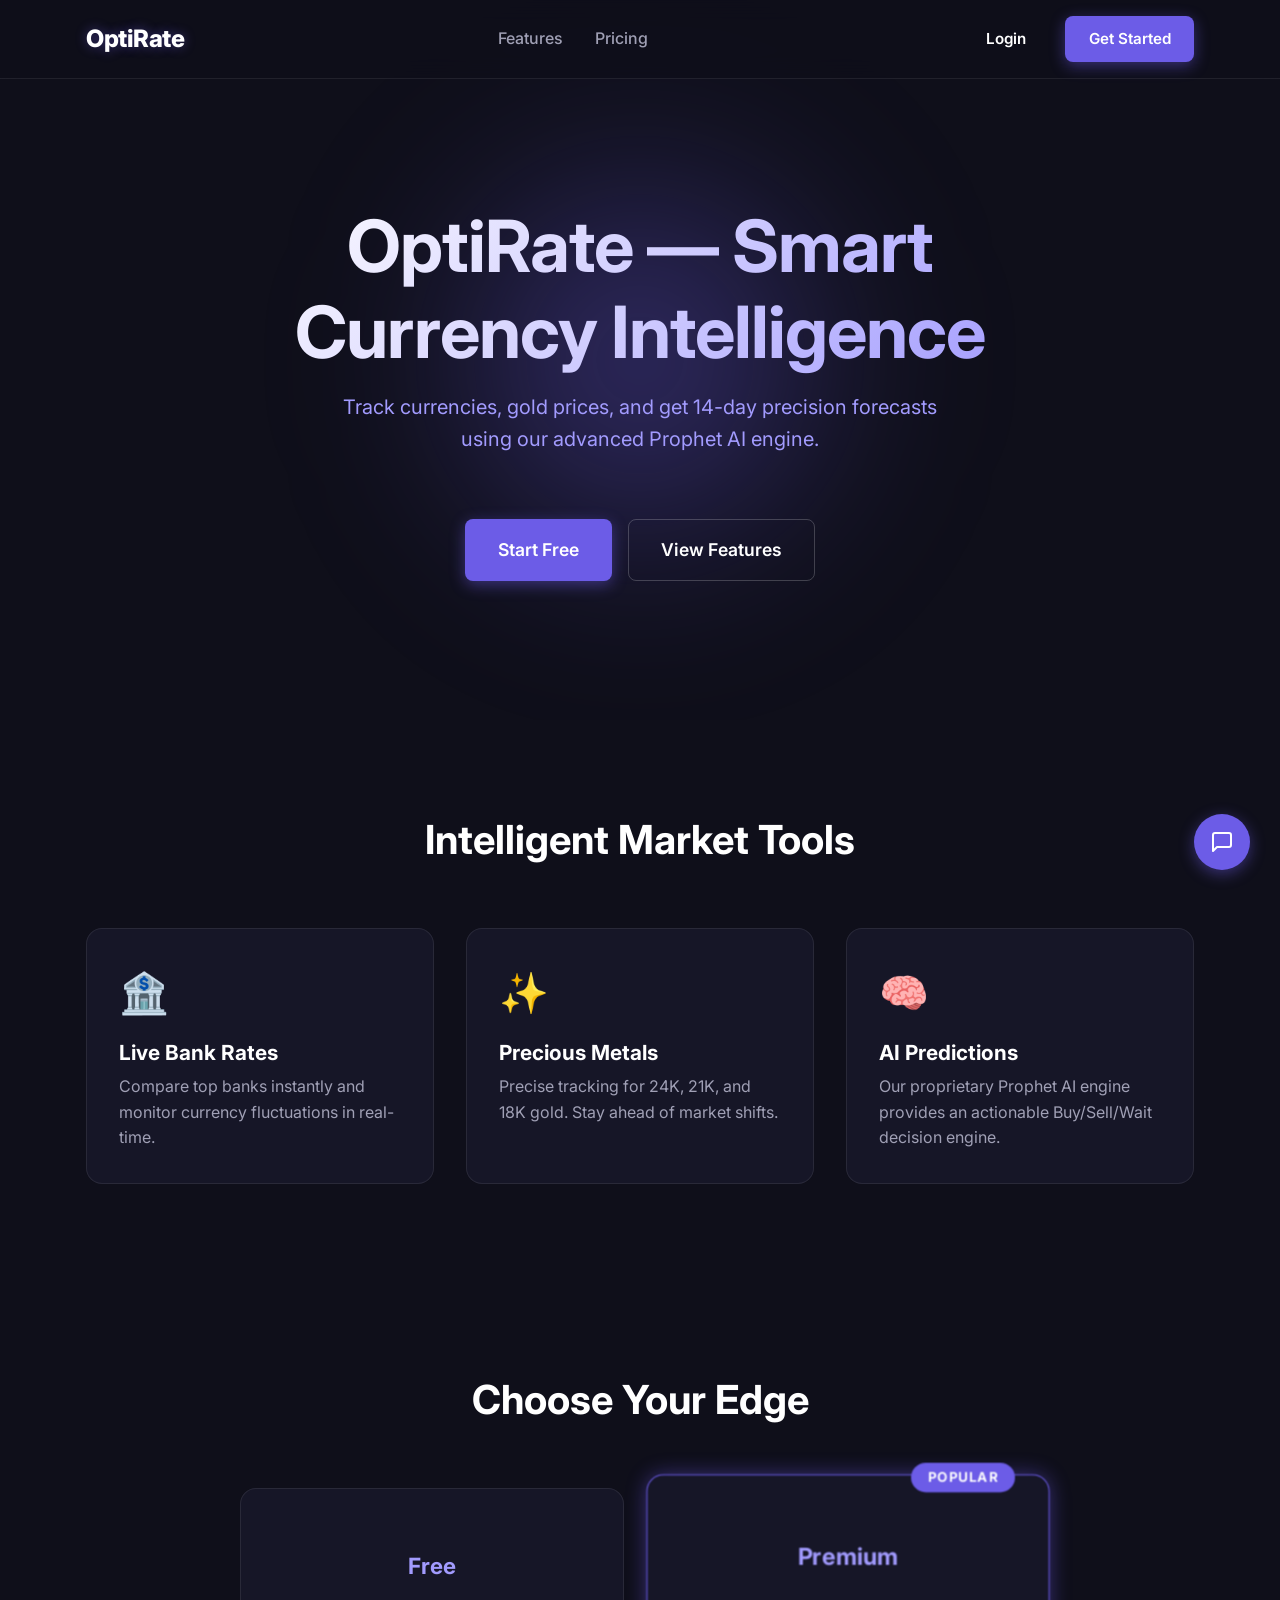
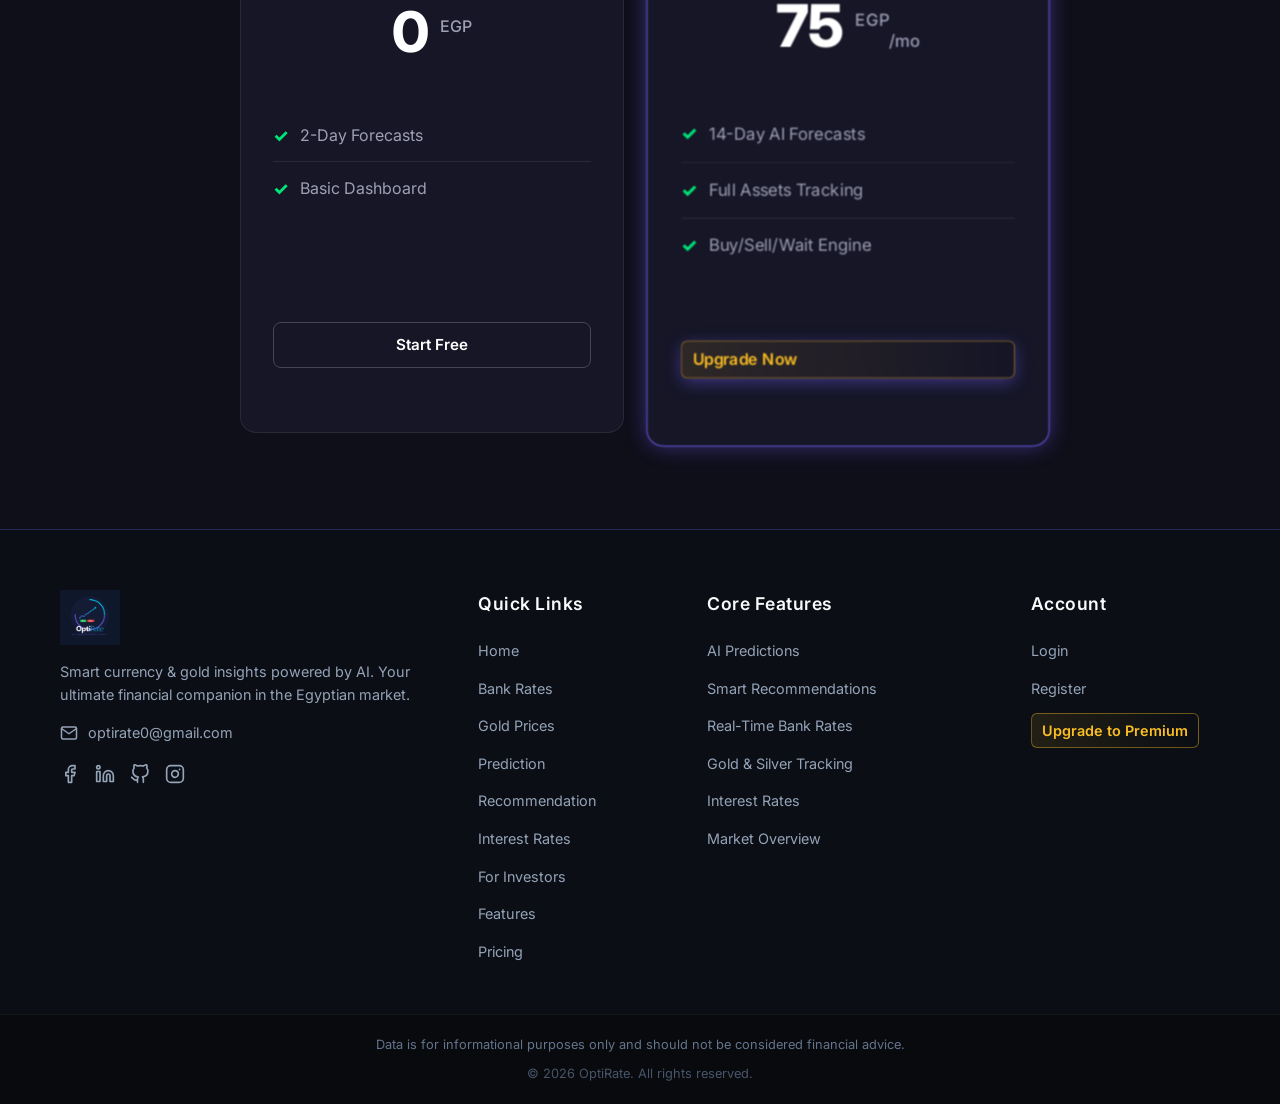
<file: FRONTEND/dashboard.html>
<!DOCTYPE html>
<html lang="en">
<head>
    <meta charset="UTF-8">
    <meta name="viewport" content="width=device-width, initial-scale=1.0">
    <title>Dashboard | OptiRate</title>
    <!-- Fonts -->
    <link rel="preconnect" href="https://fonts.googleapis.com">
    <link rel="preconnect" href="https://fonts.gstatic.com" crossorigin>
    <link href="https://fonts.googleapis.com/css2?family=Inter:wght@300;400;500;600;700;800&display=swap" rel="stylesheet">
    
    <!-- Link the OptiRate Global Design System and specific Dashboard tweaks -->
    <link rel="stylesheet" href="style.css">
    <link rel="stylesheet" href="dashboard.css">
    <link rel="stylesheet" href="payment.css">
</head>
<body class="dashboard-body">

    <!-- 1. Internal Navbar (Sticky) -->
    <nav class="navbar glassy dashboard-nav">
        <div class="nav-container fluid-container">
            <div class="logo">OptiRate</div>
            
            <div class="nav-links internal-links">
                <a href="dashboard.html" class="active">Home</a>
                <a href="metals.html">Metals</a>
                <a href="bank-rates.html">Bank Rates</a>
                <a href="prediction.html">Prediction</a>
                <a href="recommendation.html">Recommendation</a>
                <a href="interest-rates.html">Interest Rates</a>
                <a href="investors.html">For Investors</a>
            </div>
            
            <div class="nav-actions">
                <div class="user-profile" aria-label="User Profile">
                    <!-- User Outline Icon -->
                    <svg class="icon-user" width="18" height="18" viewBox="0 0 24 24" fill="none" stroke="currentColor" stroke-width="2" stroke-linecap="round" stroke-linejoin="round">
                        <path d="M20 21v-2a4 4 0 0 0-4-4H8a4 4 0 0 0-4 4v2"></path>
                        <circle cx="12" cy="7" r="4"></circle>
                    </svg>
                </div>
                <a href="#" id="navbar-logout-btn" class="btn btn-ghost">Logout</a>
            </div>
        </div>
    </nav>

    <!-- 2. Main Dashboard Container -->
    <main class="dashboard-main container">
        
        <!-- Welcome & AI Hook Section -->
        <section class="welcome-section">
            <h1 class="welcome-text">Good Morning, <span id="user-name">Satoshi</span>.<br>Here is your market pulse today.</h1>
            
            <div class="ai-status-card glass-card">
                <div class="ai-status-content">
                    <div class="ai-icon">
                        <!-- Glowing Brain Sparkle Icon -->
                        <svg width="22" height="22" viewBox="0 0 24 24" fill="none" stroke="var(--soft-purple)" stroke-width="2" stroke-linecap="round" stroke-linejoin="round">
                            <path d="M9.5 2A2.5 2.5 0 0 1 12 4.5v15a2.5 2.5 0 0 1-4.96.44 2.5 2.5 0 0 1-2.96-3.08 3 3 0 0 1-.34-5.58 2.5 2.5 0 0 1 1.32-4.24 2.5 2.5 0 0 1 1.98-3A2.5 2.5 0 0 1 9.5 2Z"></path>
                            <path d="M14.5 2A2.5 2.5 0 0 0 12 4.5v15a2.5 2.5 0 0 0 4.96.44 2.5 2.5 0 0 0 2.96-3.08 3 3 0 0 0 .34-5.58 2.5 2.5 0 0 0-1.32-4.24 2.5 2.5 0 0 0-1.98-3A2.5 2.5 0 0 0 14.5 2Z"></path>
                        </svg>
                    </div>
                    <p>Market volatility detected. Prophet AI recommends reviewing USD forecasts.</p>
                </div>
                <a href="recommendation.html" class="btn btn-outline btn-sm">View Insights</a>
            </div>
        </section>

        <!-- 3. Core Data Widgets -->
        <section class="data-widgets section-spacing">
            <div class="widget-grid">
                
                <!-- Card 1: USD Average Price -->
                <div class="widget-card glass-card">
                    <div class="widget-header">
                        <div class="currency-info">
                            <span class="currency-flag">🇺🇸</span>
                            <span class="currency-name">USD</span>
                        </div>
                        <div class="trend-container" id="usd-trend">
                            <span class="skeleton-loader loader-small"></span>
                        </div>
                    </div>
                    <div class="widget-body">
                        <div class="price-header">
                            <div class="price-label">Avg. Sell Price</div>
                            <div class="price-value" id="usd-price">
                                <span class="skeleton-loader loader-large"></span>
                            </div>
                        </div>
                        <div class="price-updated" id="usd-updated">Updated: --</div>
                        <div class="sparkline-wrapper">
                            <svg viewBox="0 0 100 20" preserveAspectRatio="none" class="sparkline-svg success-line">
                                <path d="M0,15 Q20,20 40,10 T80,5 T100,0" />
                            </svg>
                        </div>
                    </div>
                    <div class="widget-footer">
                        <a href="bank-rates.html" class="bridge-link">View all Bank Rates &rarr;</a>
                    </div>
                </div>

                <!-- Card 2: EUR Average Price -->
                <div class="widget-card glass-card">
                    <div class="widget-header">
                        <div class="currency-info">
                            <span class="currency-flag">🇪🇺</span>
                            <span class="currency-name">EUR</span>
                        </div>
                        <div class="trend-container" id="eur-trend">
                            <span class="skeleton-loader loader-small"></span>
                        </div>
                    </div>
                    <div class="widget-body">
                        <div class="price-header">
                            <div class="price-label">Avg. Sell Price</div>
                            <div class="price-value" id="eur-price">
                                <span class="skeleton-loader loader-large"></span>
                            </div>
                        </div>
                        <div class="price-updated" id="eur-updated">Updated: --</div>
                        <div class="sparkline-wrapper">
                            <svg viewBox="0 0 100 20" preserveAspectRatio="none" class="sparkline-svg danger-line">
                                <path d="M0,5 Q20,0 40,15 T80,10 T100,20" />
                            </svg>
                        </div>
                    </div>
                    <div class="widget-footer">
                        <a href="bank-rates.html" class="bridge-link">View all Bank Rates &rarr;</a>
                    </div>
                </div>

                <!-- Card 3: Gold 18K -->
                <div class="widget-card glass-card">
                    <div class="widget-header">
                        <div class="currency-info">
                            <span class="currency-flag">🛡️</span>
                            <span class="currency-name">Gold 18K</span>
                        </div>
                        <div class="live-badge">
                            <span class="pulse-dot"></span> LIVE
                        </div>
                    </div>
                    <div class="widget-body">
                        <div class="price-header">
                            <div class="price-label">Price per Gram</div>
                            <div class="price-value" id="gold-price">
                                <span class="skeleton-loader loader-large"></span>
                            </div>
                        </div>
                        <div class="sparkline-wrapper">
                            <svg viewBox="0 0 100 20" preserveAspectRatio="none" class="sparkline-svg neutral-line">
                                <path d="M0,20 Q20,10 40,15 T80,5 T100,0" />
                            </svg>
                        </div>
                    </div>
                    <div class="widget-footer">
                        <a href="metals.html" class="bridge-link link-upsell">Unlock 21K, 24K & Silver 🔒 &rarr;</a>
                    </div>
                </div>

            </div>
        </section>

        <!-- 4. Quick Currency Converter (Utility Section) -->
        <section class="utility-section section-spacing">
            <div class="calculator-card glass-card">
                <h2 class="section-subtitle">Quick Calculator</h2>
                <div class="calculator-grid">
                    <div class="calc-group">
                        <label class="calc-label">Amount</label>
                        <input type="number" id="calc-amount" class="calc-input" value="1000" min="0">
                    </div>
                    <div class="calc-group">
                        <label class="calc-label">From</label>
                        <select id="calc-from" class="calc-input">
                            <option value="USD">USD</option>
                            <option value="EUR">EUR</option>
                            <option value="GBP">GBP</option>
                            <option value="AED">AED</option>
                            <option value="EGP">EGP</option>
                        </select>
                    </div>
                    <div class="calc-group">
                        <label class="calc-label">To</label>
                        <select id="calc-to" class="calc-input">
                            <option value="EGP" selected>EGP</option>
                            <option value="USD">USD</option>
                            <option value="EUR">EUR</option>
                            <option value="GBP">GBP</option>
                            <option value="AED">AED</option>
                        </select>
                    </div>
                    <div class="calc-result-group">
                        <div class="calc-label">Estimated Output</div>
                        <div class="calc-result" id="calc-result">
                            <span class="skeleton-loader loader-large" style="width: 150px;"></span>
                        </div>
                    </div>
                </div>
            </div>
        </section>

        <!-- 5. Market Pulse Brief (News Section) -->
        <section class="market-brief-section section-spacing">
            <div class="brief-card glass-card">
                <div class="brief-header">
                    <h2 class="section-subtitle">Real-Time Economic News</h2>
                    <div class="live-pulse-container"><span class="pulse-dot"></span></div>
                </div>
                <div id="news-ticker-container">
                    <p style="padding: 10px; color: var(--text-muted);"><span class="skeleton-loader loader-small" style="display:inline-block;"></span> Loading news...</p>
                </div>
            </div>
        </section>

    </main>

    <!-- User Settings Modal -->
    <div id="profile-modal" class="modal-overlay hidden">
        <div class="modal-content glass-card">
            <button id="close-modal-btn" class="close-btn">&times;</button>
            <h2 class="section-subtitle">User Settings</h2>
            
            <div class="modal-body">
                <div class="form-group">
                    <label class="calc-label">Name</label>
                    <div class="input-with-btn">
                        <input type="text" id="profile-name-input" class="calc-input">
                        <button id="update-name-btn" class="btn btn-primary">Update</button>
                    </div>
                </div>
                
                <div class="form-group">
                    <label class="calc-label">Email</label>
                    <input type="email" id="profile-email-input" class="calc-input" readonly>
                </div>
                
                <div class="plan-status-group">
                    <div class="plan-info">
                        <span class="calc-label">Current Plan:</span>
                        <span id="profile-plan-badge" class="badge-plan">Free</span>
                    </div>
                    <button id="upgrade-plan-btn" class="btn btn-gold hidden">Upgrade to Premium</button>
                </div>
                
                <!-- Logout Button -->
                <button id="modal-logout-btn" class="btn btn-outline" style="border-color: var(--danger-red); color: var(--danger-red); width: 100%; margin-top: 20px;">Logout</button>
            </div>
            
            <!-- Toast notification container -->
            <div id="toast-notification" class="toast hidden">Profile Updated!</div>
        </div>
    </div>

    <!-- Payment Modal (Phase 3.3) -->
    <!-- SECURITY: This is a MOCK system. Card data is NOT stored or transmitted to any real gateway. -->
    <div id="payment-modal" class="payment-overlay hidden">
        <div class="payment-card">
            <div id="payment-form-state">
                <div class="payment-header">
                    <button id="payment-close-btn" class="payment-close-btn">&times;</button>
                    <span class="diamond-icon">💎</span>
                    <h2>Upgrade to Premium</h2>
                    <p class="price-tag">Unlock all features for <strong>75 EGP/month</strong></p>
                </div>
                <div class="premium-features-strip">
                    <span class="feature-pill"><span class="pill-icon">📊</span> All Currencies</span>
                    <span class="feature-pill"><span class="pill-icon">🧠</span> AI Forecasts</span>
                    <span class="feature-pill"><span class="pill-icon">🥇</span> Gold &amp; Silver</span>
                    <span class="feature-pill"><span class="pill-icon">⚡</span> Priority Data</span>
                </div>
                <div id="payment-error-msg" class="payment-error"></div>

                <!-- Interactive Credit Card Preview -->
                <div class="credit-card-preview-container">
                    <div class="credit-card-preview" id="credit-card-preview">
                        <div class="cc-front">
                            <div class="cc-logo">OptiRate <span>Premium</span></div>
                            <div class="cc-chip"></div>
                            <div class="cc-number" id="cc-preview-number">•••• •••• •••• ••••</div>
                            <div class="cc-details">
                                <div class="cc-name-wrapper">
                                    <span class="cc-label">Cardholder</span>
                                    <div class="cc-name" id="cc-preview-name">YOUR NAME</div>
                                </div>
                                <div class="cc-expiry-wrapper">
                                    <span class="cc-label">Expires</span>
                                    <div class="cc-expiry" id="cc-preview-expiry">MM/YY</div>
                                </div>
                            </div>
                        </div>
                        <div class="cc-back">
                            <div class="cc-stripe"></div>
                            <div class="cc-cvv-wrapper">
                                <span class="cc-label">CVV</span>
                                <div class="cc-cvv-stripe" id="cc-preview-cvv">•••</div>
                            </div>
                        </div>
                    </div>
                </div>

                <form id="payment-form" autocomplete="off">
                    <div class="payment-body">
                        <div class="payment-form-group">
                            <label class="payment-label">Cardholder Name</label>
                            <input type="text" id="pay-name" class="payment-input" placeholder="e.g. Ahmed Mohamed" autocomplete="off">
                        </div>
                        <div class="payment-form-group">
                            <label class="payment-label">Card Number</label>
                            <div class="card-number-wrapper">
                                <input type="text" id="pay-card" class="payment-input" placeholder="0000 0000 0000 0000" maxlength="19" inputmode="numeric" autocomplete="off">
                                <span class="card-brand-icon">💳</span>
                            </div>
                        </div>
                        <div class="payment-row">
                            <div class="payment-form-group">
                                <label class="payment-label">Expiry</label>
                                <input type="text" id="pay-expiry" class="payment-input" placeholder="MM/YY" maxlength="5" autocomplete="off">
                            </div>
                            <div class="payment-form-group">
                                <label class="payment-label">CVV</label>
                                <input type="password" id="pay-cvv" class="payment-input" placeholder="•••" maxlength="4" inputmode="numeric" autocomplete="off">
                            </div>
                        </div>
                    </div>
                    <div class="payment-footer">
                        <button type="submit" id="btn-pay" class="btn-pay">💎 Activate Premium — 75 EGP</button>
                    </div>
                </form>
                <div class="payment-security-notice">
                    <svg width="14" height="14" viewBox="0 0 24 24" fill="none" stroke="currentColor" stroke-width="2"><rect x="3" y="11" width="18" height="11" rx="2" ry="2"></rect><path d="M7 11V7a5 5 0 0 1 10 0v4"></path></svg>
                    Mock payment — no real charges. Secured by OptiRate.
                </div>
            </div>
            <div id="payment-success-state" class="payment-success-state">
                <div class="success-checkmark">✓</div>
                <h3>Welcome to Premium!</h3>
                <p>You now have full access to all OptiRate features.</p>
                <p id="success-expiry" class="expiry-date"></p>
                <button id="btn-done" class="btn-done">Continue to Dashboard →</button>
            </div>
        </div>
    </div>
    <canvas id="confetti-canvas"></canvas>

    <!-- Simulating API fetch and UI hydration via JS -->
    <script src="api.js"></script>
    <script src="dashboard.js"></script>
    <script src="profile.js"></script>
    <script src="payment.js"></script>
    <script src="news-service.js"></script>
    <script src="contact-widget.js"></script>


    <!-- Global Footer -->
    <footer class="optirate-footer">
        <div class="footer-container">
            <!-- Column 1: Brand & Socials -->
            <div class="footer-col brand-col">
                <img src="assets/logo.png" alt="OptiRate Logo" class="footer-logo">
                <p class="footer-bio">Smart currency & gold insights powered by AI. Your ultimate financial companion in the Egyptian market.</p>
                <a href="mailto:optirate0@gmail.com" class="footer-contact-link">
                    <svg width="18" height="18" viewBox="0 0 24 24" fill="none" stroke="currentColor" stroke-width="2" stroke-linecap="round" stroke-linejoin="round"><path d="M4 4h16c1.1 0 2 .9 2 2v12c0 1.1-.9 2-2 2H4c-1.1 0-2-.9-2-2V6c0-1.1.9-2 2-2z"></path><polyline points="22,6 12,13 2,6"></polyline></svg>
                    optirate0@gmail.com
                </a>
                <div class="footer-socials">
                    <a href="#" class="social-link" title="Facebook"><svg width="20" height="20" viewBox="0 0 24 24" fill="none" stroke="currentColor" stroke-width="2" stroke-linecap="round" stroke-linejoin="round"><path d="M18 2h-3a5 5 0 0 0-5 5v3H7v4h3v8h4v-8h3l1-4h-4V7a1 1 0 0 1 1-1h3z"></path></svg></a>
                    <a href="#" class="social-link" title="LinkedIn"><svg width="20" height="20" viewBox="0 0 24 24" fill="none" stroke="currentColor" stroke-width="2" stroke-linecap="round" stroke-linejoin="round"><path d="M16 8a6 6 0 0 1 6 6v7h-4v-7a2 2 0 0 0-2-2 2 2 0 0 0-2 2v7h-4v-7a6 6 0 0 1 6-6z"></path><rect x="2" y="9" width="4" height="12"></rect><circle cx="4" cy="4" r="2"></circle></svg></a>
                    <a href="#" class="social-link" title="GitHub"><svg width="20" height="20" viewBox="0 0 24 24" fill="none" stroke="currentColor" stroke-width="2" stroke-linecap="round" stroke-linejoin="round"><path d="M9 19c-5 1.5-5-2.5-7-3m14 6v-3.87a3.37 3.37 0 0 0-.94-2.61c3.14-.35 6.44-1.54 6.44-7A5.44 5.44 0 0 0 20 4.77 5.07 5.07 0 0 0 19.91 1S18.73.65 16 2.48a13.38 13.38 0 0 0-7 0C6.27.65 5.09 1 5.09 1A5.07 5.07 0 0 0 5 4.77a5.44 5.44 0 0 0-1.5 3.78c0 5.42 3.3 6.61 6.44 7A3.37 3.37 0 0 0 9 18.13V22"></path></svg></a>
                    <a href="https://www.instagram.com/optirate.egy?igsh=ZnVsazBlYWppb2sz" target="_blank" rel="noopener noreferrer" class="social-link" title="Instagram"><svg width="20" height="20" viewBox="0 0 24 24" fill="none" stroke="currentColor" stroke-width="2" stroke-linecap="round" stroke-linejoin="round"><rect x="2" y="2" width="20" height="20" rx="5" ry="5"></rect><path d="M16 11.37A4 4 0 1 1 12.63 8 4 4 0 0 1 16 11.37z"></path><line x1="17.5" y1="6.5" x2="17.51" y2="6.5"></line></svg></a>
                </div>
            </div>

            <!-- Column 2: Quick Links -->
            <div class="footer-col">
                <h4 class="footer-heading">Quick Links</h4>
                <ul class="footer-links">
                    <li><a href="dashboard.html">Home</a></li>
                    <li><a href="bank-rates.html">Bank Rates</a></li>
                    <li><a href="metals.html">Gold Prices</a></li>
                    <li><a href="prediction.html">Prediction</a></li>
                    <li><a href="recommendation.html">Recommendation</a></li>
                    <li><a href="interest-rates.html">Interest Rates</a></li>
                    <li><a href="investors.html">For Investors</a></li>
                    <li><a href="index.html#features">Features</a></li>
                    <li><a href="index.html#pricing">Pricing</a></li>
                </ul>
            </div>

            <!-- Column 3: Core Features -->
            <div class="footer-col">
                <h4 class="footer-heading">Core Features</h4>
                <ul class="footer-links">
                    <li><a href="prediction.html">AI Predictions</a></li>
                    <li><a href="recommendation.html">Smart Recommendations</a></li>
                    <li><a href="bank-rates.html">Real-Time Bank Rates</a></li>
                    <li><a href="metals.html">Gold & Silver Tracking</a></li>
                    <li><a href="interest-rates.html">Interest Rates</a></li>
                    <li><a href="investors.html">Market Overview</a></li>
                </ul>
            </div>

            <!-- Column 4: Account Management -->
            <div class="footer-col">
                <h4 class="footer-heading">Account</h4>
                <ul class="footer-links">
                    <li><a href="auth.html#login">Login</a></li>
                    <li><a href="auth.html#register">Register</a></li>
                    <li><a href="javascript:void(0)" onclick="openPaymentModal()" class="premium-link">Upgrade to Premium</a></li>
                </ul>
            </div>
        </div>

        <div class="footer-bottom">
            <p class="disclaimer">Data is for informational purposes only and should not be considered financial advice.</p>
            <p class="copyright">© 2026 OptiRate. All rights reserved.</p>
        </div>
    </footer>
</body>

</html>
</file>
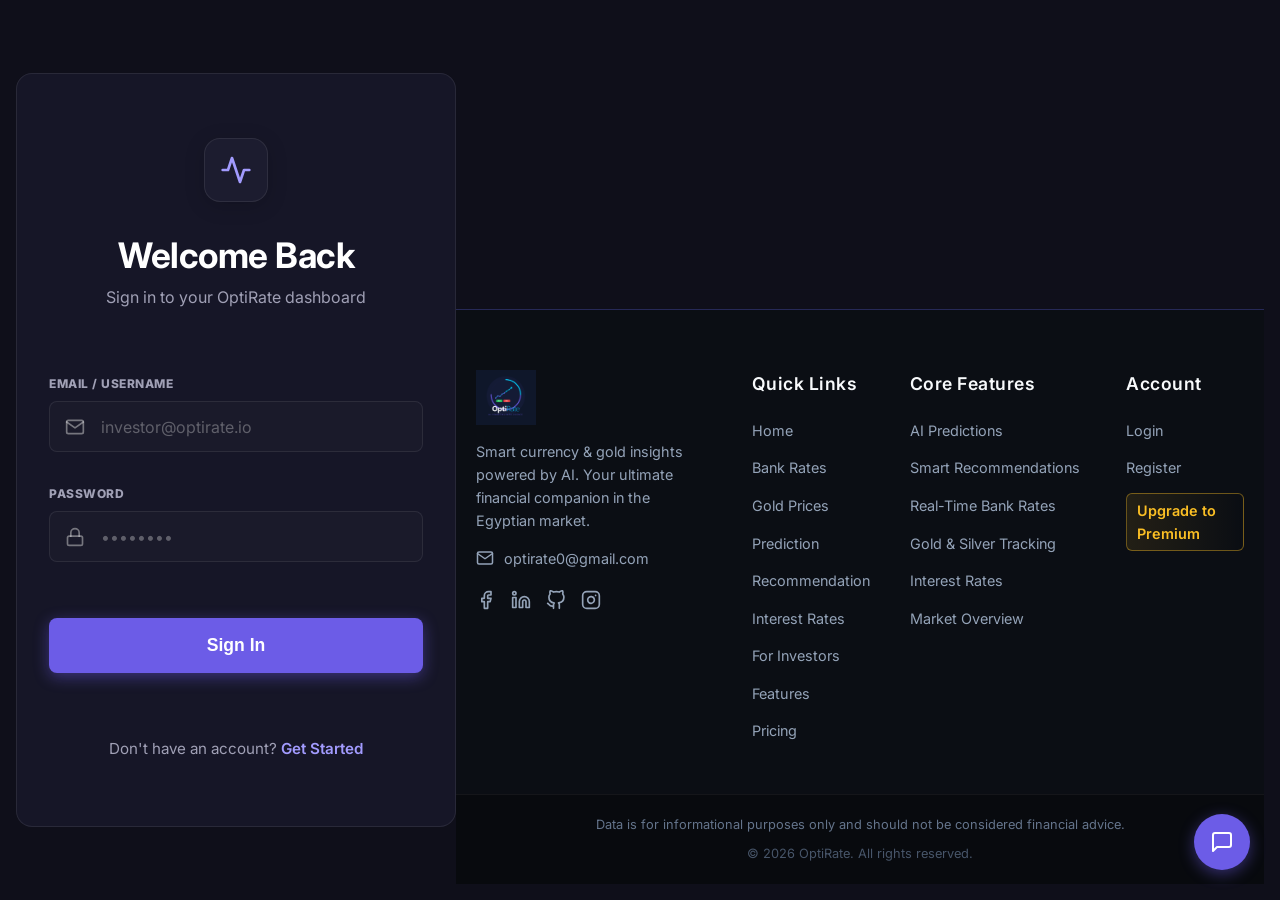
<file: FRONTEND/interest-rates.html>
<!DOCTYPE html>
<html lang="en">
<head>
    <meta charset="UTF-8">
    <meta name="viewport" content="width=device-width, initial-scale=1.0">
    <title>Interest Rates | OptiRate</title>
    <meta name="description" content="Track global central bank interest rates — Egypt CBE, US Federal Reserve, and ECB policy rates.">
    <link rel="preconnect" href="https://fonts.googleapis.com">
    <link rel="preconnect" href="https://fonts.gstatic.com" crossorigin>
    <link href="https://fonts.googleapis.com/css2?family=Inter:wght@300;400;500;600;700;800&display=swap" rel="stylesheet">
    <link rel="stylesheet" href="style.css">
    <link rel="stylesheet" href="dashboard.css">
    <link rel="stylesheet" href="interest-rates.css">
</head>
<body class="dashboard-body">

    <nav class="navbar glassy dashboard-nav">
        <div class="nav-container fluid-container">
            <div class="logo">OptiRate</div>
            <div class="nav-links internal-links">
                <a href="dashboard.html">Home</a>
                <a href="metals.html">Metals</a>
                <a href="bank-rates.html">Bank Rates</a>
                <a href="prediction.html">Prediction</a>
                <a href="recommendation.html">Recommendation</a>
                <a href="interest-rates.html" class="active">Interest Rates</a>
                <a href="investors.html">For Investors</a>
            </div>
            <div class="nav-actions">
                <div class="user-profile" aria-label="User Profile">
                    <svg class="icon-user" width="18" height="18" viewBox="0 0 24 24" fill="none" stroke="currentColor" stroke-width="2" stroke-linecap="round" stroke-linejoin="round">
                        <path d="M20 21v-2a4 4 0 0 0-4-4H8a4 4 0 0 0-4 4v2"></path>
                        <circle cx="12" cy="7" r="4"></circle>
                    </svg>
                </div>
                <a href="#" id="navbar-logout-btn" class="btn btn-ghost">Logout</a>
            </div>
        </div>
    </nav>

    <main class="dashboard-main container">

        <div class="ir-header section-spacing">
            <h1>Interest Rates</h1>
            <p>Global Central Bank Policy Rates — Monetary policy at a glance</p>
        </div>

        <div id="ir-grid" class="ir-grid">
            <div id="ir-loading" class="ir-loading" style="grid-column: 1 / -1;">
                <div class="ir-spinner"></div>
                <p style="color: var(--text-muted); font-size: 0.9rem;">Loading interest rates...</p>
            </div>
        </div>

        <div class="ir-info glass-card section-spacing">
            <h2>💡 How Interest Rates Affect Exchange Rates</h2>
            <ul>
                <li>Higher interest rates attract foreign investment, increasing demand for the local currency and typically strengthening it against others.</li>
                <li>When a central bank cuts rates, the currency often weakens as investors seek higher returns elsewhere — this directly impacts exchange rates in Egypt.</li>
                <li>The spread between Egypt's rate (27.25%) and the US rate (4.50%) is a key driver of EGP/USD dynamics — a wider spread can support the Egyptian pound.</li>
            </ul>
        </div>

    </main>

    <footer class="optirate-footer">
        <div class="footer-container">
            <div class="footer-col brand-col">
                <img src="assets/logo.png" alt="OptiRate Logo" class="footer-logo">
                <p class="footer-bio">Smart currency & gold insights powered by AI. Your ultimate financial companion in the Egyptian market.</p>
            </div>
            <div class="footer-col">
                <h4 class="footer-heading">Quick Links</h4>
                <ul class="footer-links">
                    <li><a href="dashboard.html">Home</a></li>
                    <li><a href="bank-rates.html">Bank Rates</a></li>
                    <li><a href="metals.html">Gold Prices</a></li>
                    <li><a href="prediction.html">Prediction</a></li>
                    <li><a href="recommendation.html">Recommendation</a></li>
                    <li><a href="interest-rates.html">Interest Rates</a></li>
                    <li><a href="investors.html">For Investors</a></li>
                </ul>
            </div>
            <div class="footer-col">
                <h4 class="footer-heading">Core Features</h4>
                <ul class="footer-links">
                    <li><a href="prediction.html">AI Predictions</a></li>
                    <li><a href="recommendation.html">Smart Recommendations</a></li>
                    <li><a href="bank-rates.html">Real-Time Bank Rates</a></li>
                    <li><a href="metals.html">Gold & Silver Tracking</a></li>
                </ul>
            </div>
            <div class="footer-col">
                <h4 class="footer-heading">Account</h4>
                <ul class="footer-links">
                    <li><a href="auth.html#login">Login</a></li>
                    <li><a href="auth.html#register">Register</a></li>
                </ul>
            </div>
        </div>
        <div class="footer-bottom">
            <p class="disclaimer">Data is for informational purposes only and should not be considered financial advice.</p>
            <p class="copyright">© 2026 OptiRate. All rights reserved.</p>
        </div>
    </footer>

    <script src="api.js"></script>
    <script src="interest-rates.js"></script>
    <script src="contact-widget.js"></script>
</body>
</html>
</file>
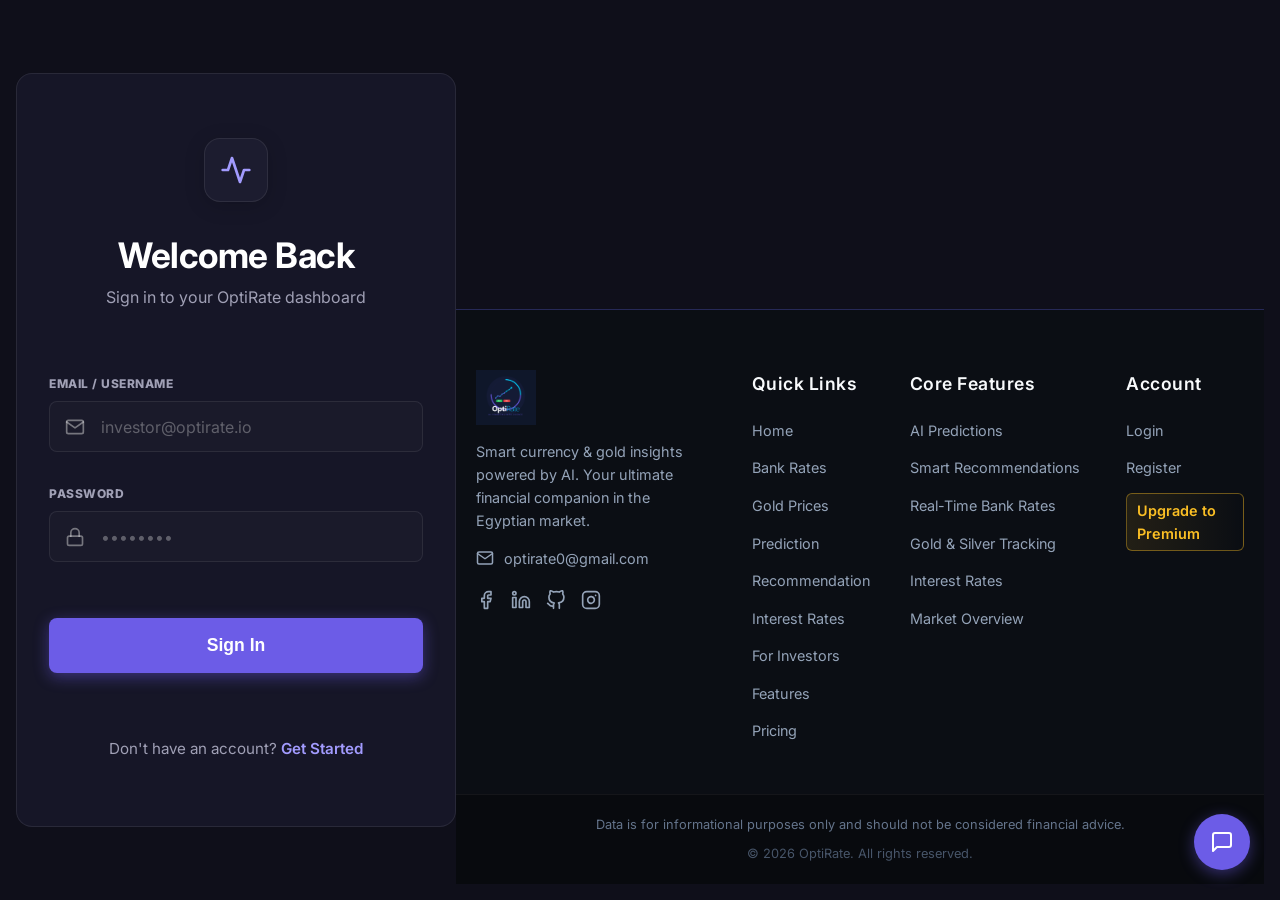
<file: FRONTEND/investors.html>
<!DOCTYPE html>
<html lang="en">
<head>
    <meta charset="UTF-8">
    <meta name="viewport" content="width=device-width, initial-scale=1.0">
    <title>For Investors | OptiRate</title>
    <meta name="description" content="Global market overview — Oil prices, stock indices, and investment insights for the Egyptian investor.">
    <link rel="preconnect" href="https://fonts.googleapis.com">
    <link rel="preconnect" href="https://fonts.gstatic.com" crossorigin>
    <link href="https://fonts.googleapis.com/css2?family=Inter:wght@300;400;500;600;700;800&display=swap" rel="stylesheet">
    <link rel="stylesheet" href="style.css">
    <link rel="stylesheet" href="dashboard.css">
    <link rel="stylesheet" href="investors.css">
</head>
<body class="dashboard-body">

    <nav class="navbar glassy dashboard-nav">
        <div class="nav-container fluid-container">
            <div class="logo">OptiRate</div>
            <div class="nav-links internal-links">
                <a href="dashboard.html">Home</a>
                <a href="metals.html">Metals</a>
                <a href="bank-rates.html">Bank Rates</a>
                <a href="prediction.html">Prediction</a>
                <a href="recommendation.html">Recommendation</a>
                <a href="interest-rates.html">Interest Rates</a>
                <a href="investors.html" class="active">For Investors</a>
            </div>
            <div class="nav-actions">
                <div class="user-profile" aria-label="User Profile">
                    <svg class="icon-user" width="18" height="18" viewBox="0 0 24 24" fill="none" stroke="currentColor" stroke-width="2" stroke-linecap="round" stroke-linejoin="round">
                        <path d="M20 21v-2a4 4 0 0 0-4-4H8a4 4 0 0 0-4 4v2"></path>
                        <circle cx="12" cy="7" r="4"></circle>
                    </svg>
                </div>
                <a href="#" id="navbar-logout-btn" class="btn btn-ghost">Logout</a>
            </div>
        </div>
    </nav>

    <main class="dashboard-main container">

        <div class="inv-header section-spacing">
            <h1>For Investors</h1>
            <p>Global Market Overview — Oil, Commodities & Stock Indices</p>
        </div>

        <!-- Oil Section -->
        <section class="section-spacing">
            <h2 class="inv-section-title">🛢️ Oil Markets</h2>
            <div id="oil-grid" class="inv-oil-grid">
                <div class="inv-loading">
                    <div class="inv-spinner"></div>
                    <p style="color: var(--text-muted); font-size: 0.85rem;">Loading oil prices...</p>
                </div>
            </div>
        </section>

        <!-- Stock Indices Section -->
        <section class="section-spacing">
            <h2 class="inv-section-title">📊 Stock Market Indices</h2>
            <div id="stock-grid" class="inv-stock-grid">
                <div class="inv-loading">
                    <div class="inv-spinner"></div>
                    <p style="color: var(--text-muted); font-size: 0.85rem;">Loading indices...</p>
                </div>
            </div>
        </section>

        <!-- Market Summary Bar -->
        <div class="inv-summary glass-card">
            <div class="inv-summary-item" id="market-status">
                <span class="inv-status-dot closed"></span> Loading...
            </div>
            <div class="inv-summary-item">
                📡 Data Source: Cached Market Data
            </div>
            <div class="inv-summary-item">
                🕐 Last Refresh: <span id="last-refresh">--:--</span>
            </div>
        </div>

    </main>

    <footer class="optirate-footer">
        <div class="footer-container">
            <div class="footer-col brand-col">
                <img src="assets/logo.png" alt="OptiRate Logo" class="footer-logo">
                <p class="footer-bio">Smart currency & gold insights powered by AI. Your ultimate financial companion in the Egyptian market.</p>
            </div>
            <div class="footer-col">
                <h4 class="footer-heading">Quick Links</h4>
                <ul class="footer-links">
                    <li><a href="dashboard.html">Home</a></li>
                    <li><a href="bank-rates.html">Bank Rates</a></li>
                    <li><a href="metals.html">Gold Prices</a></li>
                    <li><a href="prediction.html">Prediction</a></li>
                    <li><a href="recommendation.html">Recommendation</a></li>
                    <li><a href="interest-rates.html">Interest Rates</a></li>
                    <li><a href="investors.html">For Investors</a></li>
                </ul>
            </div>
            <div class="footer-col">
                <h4 class="footer-heading">Core Features</h4>
                <ul class="footer-links">
                    <li><a href="prediction.html">AI Predictions</a></li>
                    <li><a href="recommendation.html">Smart Recommendations</a></li>
                    <li><a href="bank-rates.html">Real-Time Bank Rates</a></li>
                    <li><a href="metals.html">Gold & Silver Tracking</a></li>
                </ul>
            </div>
            <div class="footer-col">
                <h4 class="footer-heading">Account</h4>
                <ul class="footer-links">
                    <li><a href="auth.html#login">Login</a></li>
                    <li><a href="auth.html#register">Register</a></li>
                </ul>
            </div>
        </div>
        <div class="footer-bottom">
            <p class="disclaimer">Data is for informational purposes only and should not be considered financial advice.</p>
            <p class="copyright">© 2026 OptiRate. All rights reserved.</p>
        </div>
    </footer>

    <script src="api.js"></script>
    <script src="investors.js"></script>
    <script src="contact-widget.js"></script>
</body>
</html>
</file>
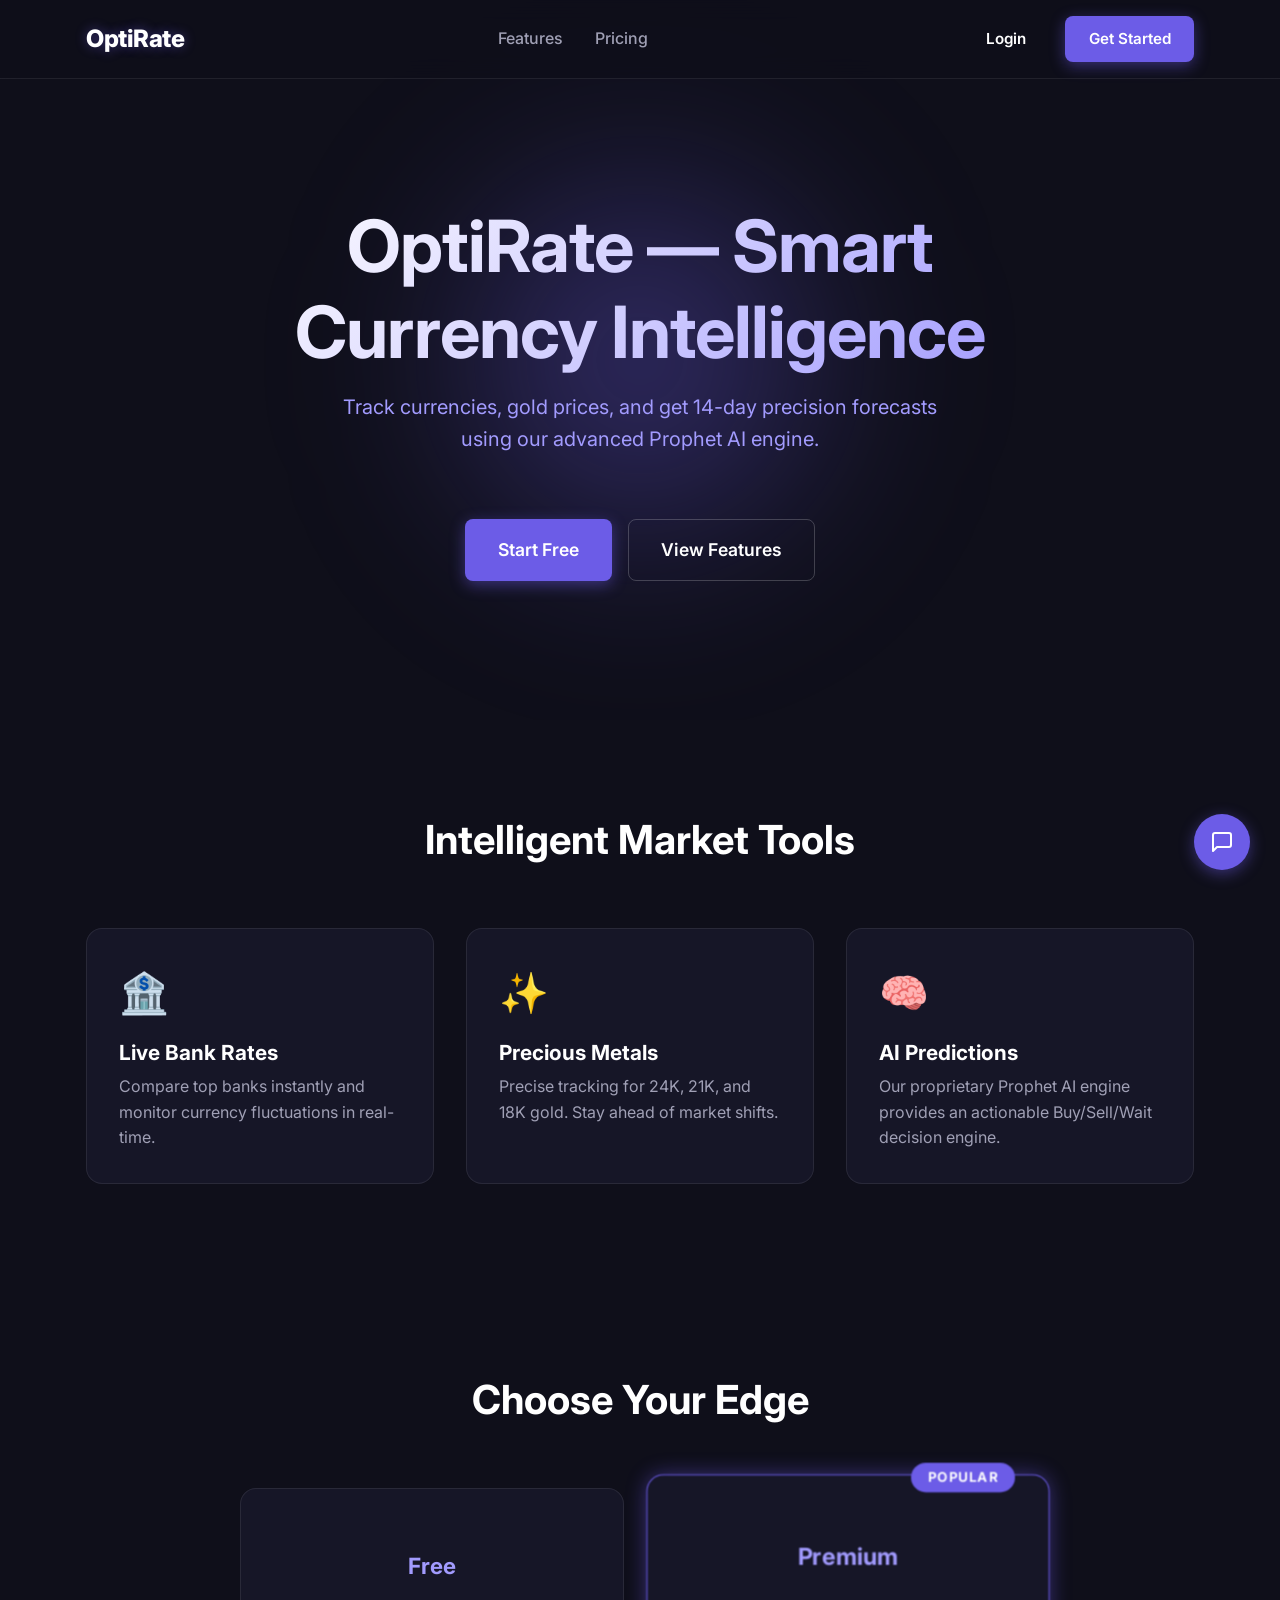
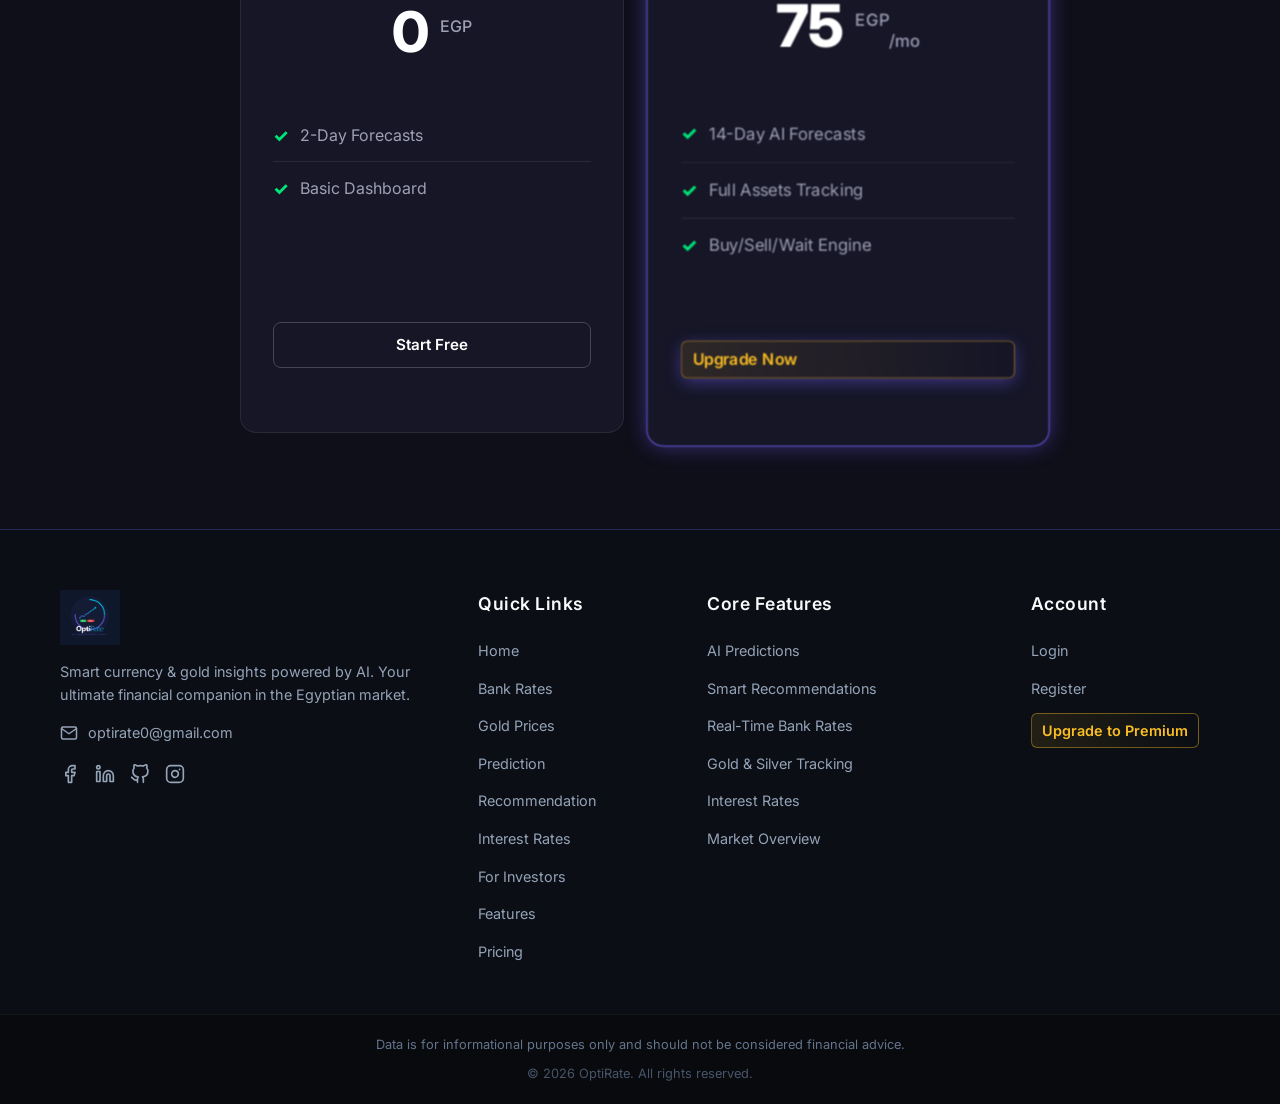
<file: FRONTEND/prediction.html>
<!DOCTYPE html>
<html lang="en">
<head>
    <meta charset="UTF-8">
    <meta name="viewport" content="width=device-width, initial-scale=1.0">
    <title>AI Forecasts | OptiRate</title>
    <!-- Fonts -->
    <link rel="preconnect" href="https://fonts.googleapis.com">
    <link rel="preconnect" href="https://fonts.gstatic.com" crossorigin>
    <link href="https://fonts.googleapis.com/css2?family=Inter:wght@300;400;500;600;700;800&display=swap" rel="stylesheet">
    
    <!-- Design System Modules -->
    <link rel="stylesheet" href="style.css">
    <link rel="stylesheet" href="dashboard.css">
    <link rel="stylesheet" href="prediction.css">
</head>
<body class="dashboard-body">

    <!-- 1. Internal Navbar -->
    <nav class="navbar glassy dashboard-nav">
        <div class="nav-container fluid-container">
            <div class="logo">OptiRate</div>
            <div class="nav-links internal-links">
                <a href="dashboard.html">Home</a>
                <a href="metals.html">Metals</a>
                <a href="bank-rates.html">Bank Rates</a>
                <a href="prediction.html" class="active">Prediction</a>
                <a href="recommendation.html">Recommendation</a>
                <a href="interest-rates.html">Interest Rates</a>
                <a href="investors.html">For Investors</a>
            </div>
            <div class="nav-actions">
                <div class="user-profile" aria-label="User Profile">
                    <svg class="icon-user" width="18" height="18" viewBox="0 0 24 24" fill="none" stroke="currentColor" stroke-width="2" stroke-linecap="round" stroke-linejoin="round">
                        <path d="M20 21v-2a4 4 0 0 0-4-4H8a4 4 0 0 0-4 4v2"></path>
                        <circle cx="12" cy="7" r="4"></circle>
                    </svg>
                </div>
                <a href="#" id="navbar-logout-btn" class="btn btn-ghost">Logout</a>
            </div>
        </div>
    </nav>

    <!-- Main Container -->
    <main class="dashboard-main container">
        
        <!-- 2. Header & Controls -->
        <div class="prediction-header section-spacing">
            <div class="prediction-header-content">
                
                <div class="page-title-group">
                    <div class="header-icon-custom ai-icon-box">
                        <svg width="28" height="28" viewBox="0 0 24 24" fill="none" stroke="var(--primary-action)" stroke-width="2.5" stroke-linecap="round" stroke-linejoin="round">
                            <polyline points="22 12 18 12 15 21 9 3 6 12 2 12"></polyline>
                        </svg>
                    </div>
                    <div>
                        <h1 class="page-title">AI Forecasts</h1>
                        <p class="page-subtitle">Advanced machine learning predictions on market trends.</p>
                    </div>
                </div>
                
                <div class="controls-glass-panel glass-card">
                    <select id="currency-select" class="form-select currency-select">
                        <option value="" disabled selected>Select Currency</option>
                    </select>
                    <button class="btn" style="background:var(--primary-action); color:white; font-weight:700; border:none;" id="btn-run-model">Run AI Model 🧠</button>
                </div>
                
            </div>
        </div>

        <!-- 3. Initial Empty State -->
        <div id="empty-state" class="empty-state-container glass-card section-spacing">
            <div class="glow-brain-icon">
                <svg width="68" height="68" viewBox="0 0 24 24" fill="none" stroke="currentColor" stroke-width="1.5" stroke-linecap="round" stroke-linejoin="round">
                    <path d="M12 2a10 10 0 0 0-10 10c0 5 4 8 4 10h12c0-2 4-5 4-10A10 10 0 0 0 12 2z"></path>
                    <path d="M12 22v-4"></path>
                    <path d="M8 22v-2"></path>
                    <path d="M16 22v-2"></path>
                    <path d="M12 14c2-2 4-2 4-4a4 4 0 0 0-8 0c0 2 2 2 4 4z"></path>
                </svg>
            </div>
            <h2 class="empty-title">Forecasting Engine Idle</h2>
            <p class="empty-subtitle">Select a currency above and run the Prophet model to generate a 14-day market projection based on macro-economic indicators.</p>
        </div>

        <!-- 4. Results State -->
        <div id="results-state" class="results-state-container section-spacing hidden">
            
            <!-- Banner Matrix -->
            <div class="warning-banner glass-card">
                <div class="banner-content">
                    <div class="banner-icon-bg">
                        <svg width="24" height="24" viewBox="0 0 24 24" fill="none" stroke="#F59E0B" stroke-width="2.5" stroke-linecap="round" stroke-linejoin="round">
                            <circle cx="12" cy="12" r="10"></circle>
                            <polyline points="12 6 12 12 16 14"></polyline>
                        </svg>
                    </div>
                    <div>
                        <h4 class="banner-title">Models Retraining</h4>
                        <p class="banner-text">New data ingestion in progress. Predictions update hourly.</p>
                    </div>
                </div>
                <button class="btn btn-outline" style="border-color:#F59E0B; color:#F59E0B;" id="btn-force-refresh">Force Refresh</button>
            </div>

            <!-- Focus Metric Matrix: ONE Premium Card -->
            <div class="premium-forecast-card glass-card">
                <div class="forecast-card-header">
                    <div class="currency-pairing">
                        <span class="currency-flag" id="fc-flag">🇺🇸</span>
                        <h2 id="fc-pair">USD / EGP</h2>
                        <span class="ml-badge">14-Day Projection</span>
                        <span class="ml-badge" style="background: rgba(16, 185, 129, 0.1); color: #10B981; border: 1px solid rgba(16, 185, 129, 0.2);">Model Status: Calibrated</span>
                    </div>
                    <div class="confidence-score">
                        <span class="conf-label">AI Confidence Score</span>
                        <div class="conf-value" id="fc-confidence">94%</div>
                    </div>
                </div>
                
                <div class="forecast-card-body">
                    <!-- Core Analytical Modules -->
                    <div class="forecast-metrics">
                        <div class="metric-block">
                            <div class="metric-label">Current Spot</div>
                            <div class="metric-value"><span style="color:#94a3b8; font-size:1.2rem;">EGP </span><span id="fc-current">48.20</span></div>
                        </div>
                        <div class="metric-divider"></div>
                        <div class="metric-block">
                            <div class="metric-label">Projected Target</div>
                            <div class="metric-value projection-color"><span style="color:var(--soft-purple); opacity:0.6; font-size:1.2rem;">EGP </span><span id="fc-target">49.10</span></div>
                        </div>
                        <div class="metric-divider"></div>
                        <div class="metric-block">
                            <div class="metric-label">Risk Bounds</div>
                            <div class="metric-value" style="font-size:1.2rem; margin-top: 5px;" id="fc-bounds">48.50 - 49.80</div>
                        </div>
                        <div class="metric-divider"></div>
                        <div class="metric-block">
                            <div class="metric-label">Expected Trend</div>
                            <div class="trend-box" id="fc-trend">&#8599; +1.8%</div>
                        </div>
                    </div>

                    <!-- Dummy Trajectory Graph natively utilizing filters purely via SVG interpolation -->
                    <div class="forecast-graph-container">
                        <div class="graph-overlay-text">Model Visual Output Trajectory</div>
                        <svg viewBox="0 0 1000 150" preserveAspectRatio="none" class="forecast-svg">
                            <defs>
                                <linearGradient id="forecastGrad" x1="0" y1="0" x2="0" y2="1">
                                    <stop offset="0%" stop-color="#6C5CE7" stop-opacity="0.5"/>
                                    <stop offset="100%" stop-color="#6C5CE7" stop-opacity="0"/>
                                </linearGradient>
                            </defs>
                            <path class="fc-fill" d="M0,100 C200,120 400,60 1000,20 L1000,150 L0,150 Z" />
                            <!-- Dashed inference plotting mapping -->
                            <path class="fc-line dashed-forward" d="M0,100 C200,120 400,60 1000,20" />
                            
                            <!-- Origin marker -->
                            <circle cx="0" cy="100" r="4" fill="#A29BFE" />
                            <!-- Target pulse marker -->
                            <circle cx="996" cy="20" r="7" fill="#6C5CE7" class="pulse-marker" />
                        </svg>
                    </div>
                    
                </div>
            </div>
            
        </div>
    </main>

    <!-- User Settings Modal -->
    <div id="profile-modal" class="modal-overlay hidden">
        <div class="modal-content glass-card">
            <button id="close-modal-btn" class="close-btn">&times;</button>
            <h2 class="section-subtitle">User Settings</h2>
            
            <div class="modal-body">
                <div class="form-group">
                    <label class="calc-label">Name</label>
                    <div class="input-with-btn">
                        <input type="text" id="profile-name-input" class="calc-input">
                        <button id="update-name-btn" class="btn btn-primary">Update</button>
                    </div>
                </div>
                
                <div class="form-group">
                    <label class="calc-label">Email</label>
                    <input type="email" id="profile-email-input" class="calc-input" readonly>
                </div>
                
                <div class="plan-status-group">
                    <div class="plan-info">
                        <span class="calc-label">Current Plan:</span>
                        <span id="profile-plan-badge" class="badge-plan">Free</span>
                    </div>
                    <button id="upgrade-plan-btn" class="btn btn-gold hidden">Upgrade to Premium</button>
                </div>
                
                <!-- Logout Button -->
                <button id="modal-logout-btn" class="btn btn-outline" style="border-color: var(--danger-red); color: var(--danger-red); width: 100%; margin-top: 20px;">Logout</button>
            </div>
            
            <!-- Toast notification container -->
            <div id="toast-notification" class="toast hidden">Profile Updated!</div>
        </div>
    </div>

    <script src="api.js"></script>
    <script src="prediction.js?v=4"></script>
    <script src="profile.js"></script>
    <script src="contact-widget.js"></script>
    <script src="payment.js"></script>

    <!-- Global Footer -->
    <footer class="optirate-footer">
        <div class="footer-container">
            <!-- Column 1: Brand & Socials -->
            <div class="footer-col brand-col">
                <img src="assets/logo.png" alt="OptiRate Logo" class="footer-logo">
                <p class="footer-bio">Smart currency & gold insights powered by AI. Your ultimate financial companion in the Egyptian market.</p>
                <a href="mailto:optirate0@gmail.com" class="footer-contact-link">
                    <svg width="18" height="18" viewBox="0 0 24 24" fill="none" stroke="currentColor" stroke-width="2" stroke-linecap="round" stroke-linejoin="round"><path d="M4 4h16c1.1 0 2 .9 2 2v12c0 1.1-.9 2-2 2H4c-1.1 0-2-.9-2-2V6c0-1.1.9-2 2-2z"></path><polyline points="22,6 12,13 2,6"></polyline></svg>
                    optirate0@gmail.com
                </a>
                <div class="footer-socials">
                    <a href="#" class="social-link" title="Facebook"><svg width="20" height="20" viewBox="0 0 24 24" fill="none" stroke="currentColor" stroke-width="2" stroke-linecap="round" stroke-linejoin="round"><path d="M18 2h-3a5 5 0 0 0-5 5v3H7v4h3v8h4v-8h3l1-4h-4V7a1 1 0 0 1 1-1h3z"></path></svg></a>
                    <a href="#" class="social-link" title="LinkedIn"><svg width="20" height="20" viewBox="0 0 24 24" fill="none" stroke="currentColor" stroke-width="2" stroke-linecap="round" stroke-linejoin="round"><path d="M16 8a6 6 0 0 1 6 6v7h-4v-7a2 2 0 0 0-2-2 2 2 0 0 0-2 2v7h-4v-7a6 6 0 0 1 6-6z"></path><rect x="2" y="9" width="4" height="12"></rect><circle cx="4" cy="4" r="2"></circle></svg></a>
                    <a href="#" class="social-link" title="GitHub"><svg width="20" height="20" viewBox="0 0 24 24" fill="none" stroke="currentColor" stroke-width="2" stroke-linecap="round" stroke-linejoin="round"><path d="M9 19c-5 1.5-5-2.5-7-3m14 6v-3.87a3.37 3.37 0 0 0-.94-2.61c3.14-.35 6.44-1.54 6.44-7A5.44 5.44 0 0 0 20 4.77 5.07 5.07 0 0 0 19.91 1S18.73.65 16 2.48a13.38 13.38 0 0 0-7 0C6.27.65 5.09 1 5.09 1A5.07 5.07 0 0 0 5 4.77a5.44 5.44 0 0 0-1.5 3.78c0 5.42 3.3 6.61 6.44 7A3.37 3.37 0 0 0 9 18.13V22"></path></svg></a>
                    <a href="https://www.instagram.com/optirate.egy?igsh=ZnVsazBlYWppb2sz" target="_blank" rel="noopener noreferrer" class="social-link" title="Instagram"><svg width="20" height="20" viewBox="0 0 24 24" fill="none" stroke="currentColor" stroke-width="2" stroke-linecap="round" stroke-linejoin="round"><rect x="2" y="2" width="20" height="20" rx="5" ry="5"></rect><path d="M16 11.37A4 4 0 1 1 12.63 8 4 4 0 0 1 16 11.37z"></path><line x1="17.5" y1="6.5" x2="17.51" y2="6.5"></line></svg></a>
                </div>
            </div>

            <!-- Column 2: Quick Links -->
            <div class="footer-col">
                <h4 class="footer-heading">Quick Links</h4>
                <ul class="footer-links">
                    <li><a href="dashboard.html">Home</a></li>
                    <li><a href="bank-rates.html">Bank Rates</a></li>
                    <li><a href="metals.html">Gold Prices</a></li>
                    <li><a href="prediction.html">Prediction</a></li>
                    <li><a href="recommendation.html">Recommendation</a></li>
                    <li><a href="interest-rates.html">Interest Rates</a></li>
                    <li><a href="investors.html">For Investors</a></li>
                    <li><a href="index.html#features">Features</a></li>
                    <li><a href="index.html#pricing">Pricing</a></li>
                </ul>
            </div>

            <!-- Column 3: Core Features -->
            <div class="footer-col">
                <h4 class="footer-heading">Core Features</h4>
                <ul class="footer-links">
                    <li><a href="prediction.html">AI Predictions</a></li>
                    <li><a href="recommendation.html">Smart Recommendations</a></li>
                    <li><a href="bank-rates.html">Real-Time Bank Rates</a></li>
                    <li><a href="metals.html">Gold & Silver Tracking</a></li>
                    <li><a href="interest-rates.html">Interest Rates</a></li>
                    <li><a href="investors.html">Market Overview</a></li>
                </ul>
            </div>

            <!-- Column 4: Account Management -->
            <div class="footer-col">
                <h4 class="footer-heading">Account</h4>
                <ul class="footer-links">
                    <li><a href="auth.html#login">Login</a></li>
                    <li><a href="auth.html#register">Register</a></li>
                    <li><a href="javascript:void(0)" onclick="openPaymentModal()" class="premium-link">Upgrade to Premium</a></li>
                </ul>
            </div>
        </div>

        <div class="footer-bottom">
            <p class="disclaimer">Data is for informational purposes only and should not be considered financial advice.</p>
            <p class="copyright">© 2026 OptiRate. All rights reserved.</p>
        </div>
    </footer>
</body>

</html>
</file>
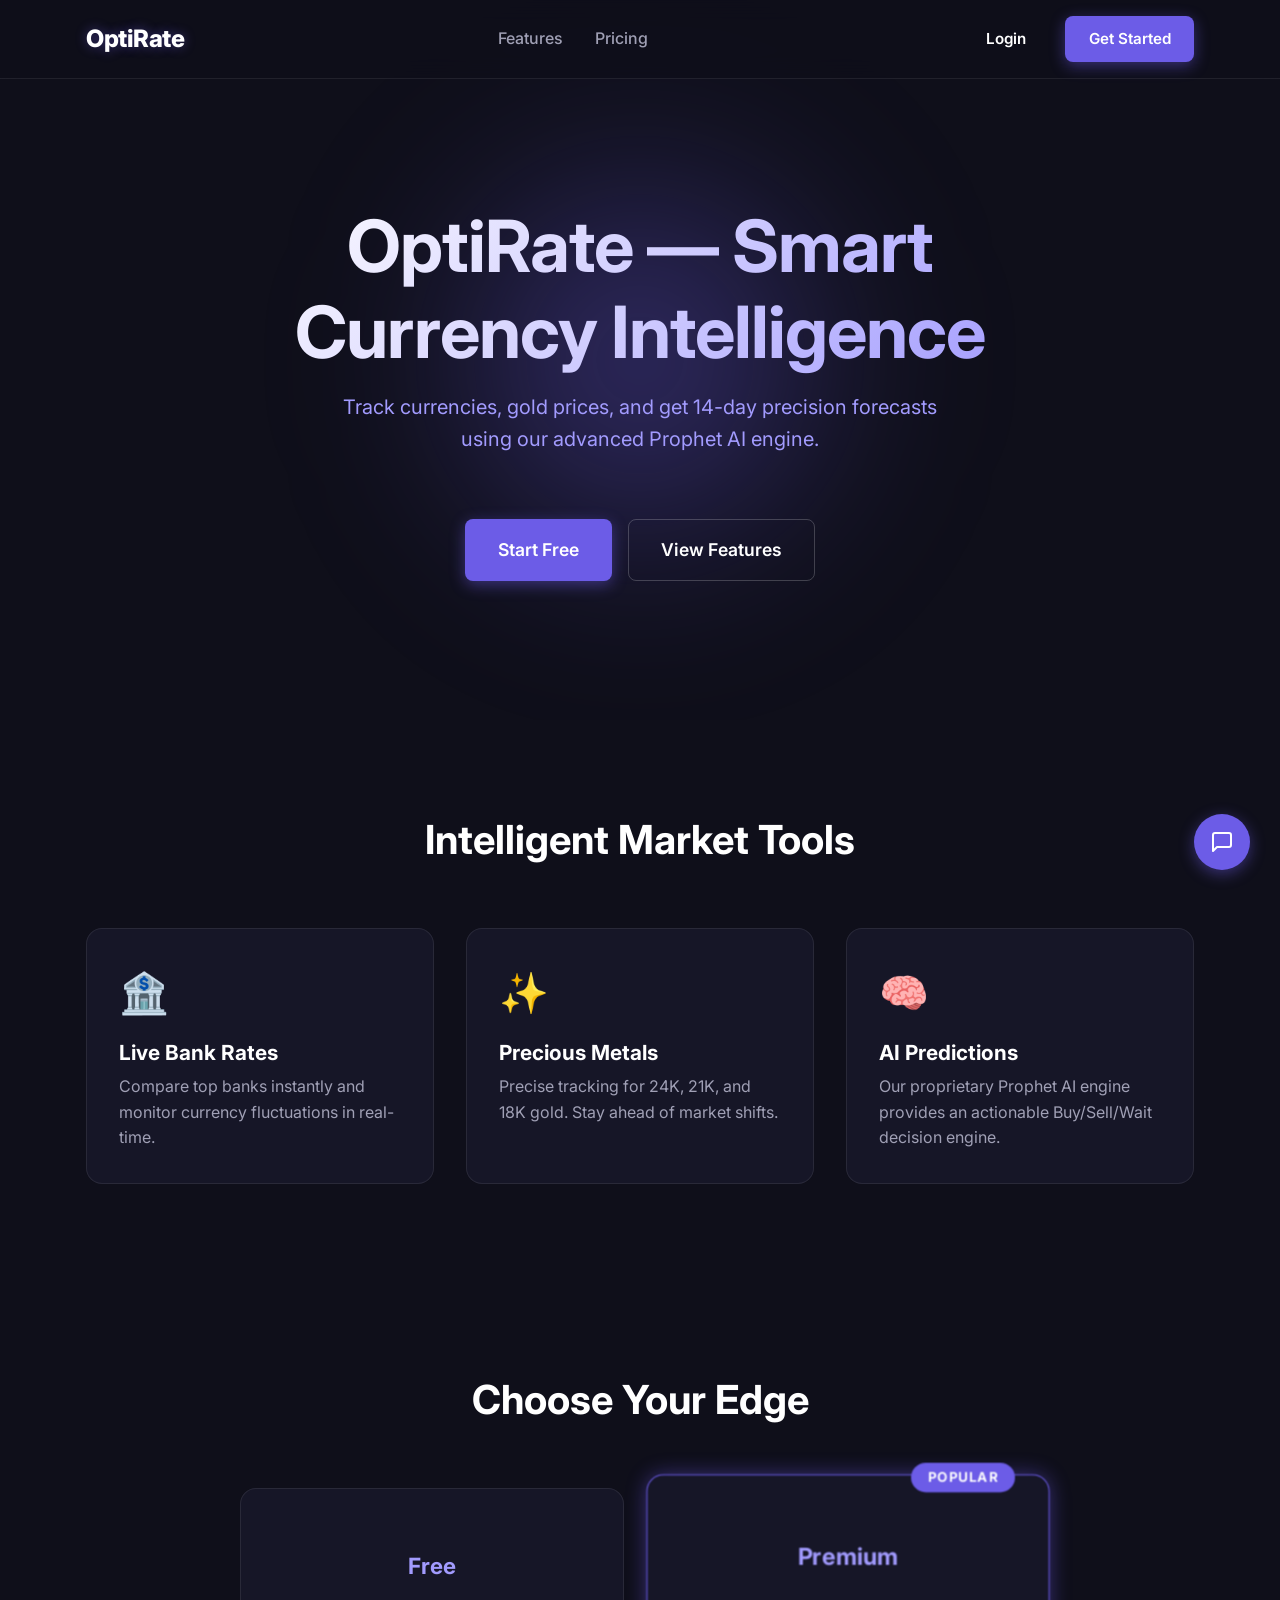
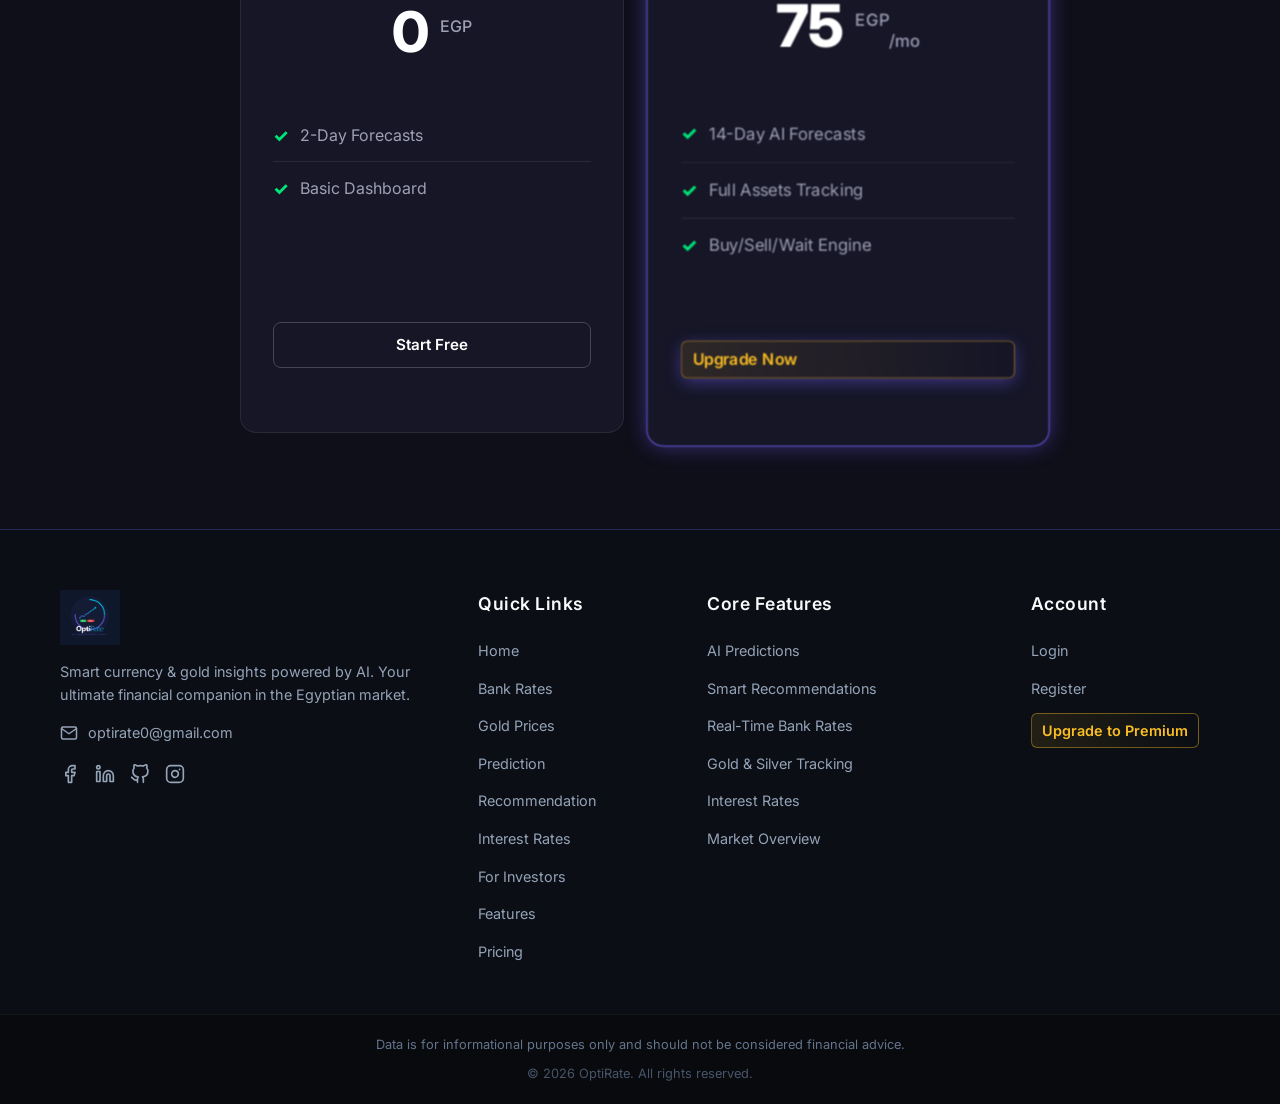
<file: FRONTEND/recommendation.html>
<!DOCTYPE html>
<html lang="en">
<head>
    <meta charset="UTF-8">
    <meta name="viewport" content="width=device-width, initial-scale=1.0">
    <title>AI Recommendation Engine | OptiRate</title>
    <!-- Premium Typography Mapping -->
    <link rel="preconnect" href="https://fonts.googleapis.com">
    <link rel="preconnect" href="https://fonts.gstatic.com" crossorigin>
    <link href="https://fonts.googleapis.com/css2?family=Inter:wght@300;400;500;600;700;800&display=swap" rel="stylesheet">
    
    <!-- Link Layout Arrays Natively -->
    <link rel="stylesheet" href="style.css">
    <link rel="stylesheet" href="dashboard.css">
    <link rel="stylesheet" href="recommendation.css">
    <link rel="stylesheet" href="gated.css">
</head>
<body class="dashboard-body">

    <!-- 1. Internal Navbar Component -->
    <nav class="navbar glassy dashboard-nav">
        <div class="nav-container fluid-container">
            <div class="logo">OptiRate</div>
            <div class="nav-links internal-links">
                <a href="dashboard.html">Home</a>
                <a href="metals.html">Metals</a>
                <a href="bank-rates.html">Bank Rates</a>
                <a href="prediction.html">Prediction</a>
                <a href="recommendation.html" class="active">Recommendation</a>
                <a href="interest-rates.html">Interest Rates</a>
                <a href="investors.html">For Investors</a>
            </div>
            <div class="nav-actions">
                <div class="user-profile" aria-label="User Profile">
                    <svg class="icon-user" width="18" height="18" viewBox="0 0 24 24" fill="none" stroke="currentColor" stroke-width="2" stroke-linecap="round" stroke-linejoin="round">
                        <path d="M20 21v-2a4 4 0 0 0-4-4H8a4 4 0 0 0-4 4v2"></path>
                        <circle cx="12" cy="7" r="4"></circle>
                    </svg>
                </div>
                <a href="#" id="navbar-logout-btn" class="btn btn-ghost">Logout</a>
            </div>
        </div>
    </nav>

    <!-- 2. Main Terminal Grid Container -->
    <main class="dashboard-main container">
        
        <!-- Header Section Block -->
        <div class="rec-header section-spacing">
            <div class="page-title-group">
                <div class="header-icon-custom rec-icon-box">
                    <svg width="28" height="28" viewBox="0 0 24 24" fill="none" stroke="#F59E0B" stroke-width="2.5" stroke-linecap="round" stroke-linejoin="round">
                        <line x1="9" y1="18" x2="15" y2="18"></line>
                        <line x1="10" y1="22" x2="14" y2="22"></line>
                        <path d="M15.09 14c.18-.98.65-1.74 1.41-2.5A4.65 4.65 0 0 0 18 8 6 6 0 0 0 6 8c0 1.45.62 2.84 1.5 3.5.76.76 1.23 1.52 1.41 2.5"></path>
                    </svg>
                </div>
                <div>
                    <h1 class="page-title">AI Recommendation Engine</h1>
                    <p class="page-subtitle">Enter your trade parameters and let the model analyze the market for you.</p>
                </div>
            </div>
        </div>
        
        <!-- 3. The Input Form Layout Component -->
        <section class="form-section section-spacing">
            <div class="rec-form-card glass-card">
                <div class="form-grid">
                    
                    <!-- Action Toggle Buttons Interactivity Context -->
                    <div class="form-group">
                        <label class="form-label">Trade Action</label>
                        <div class="action-toggle-group">
                            <label class="action-btn buy-btn active">
                                <input type="radio" name="trade_action" value="buy" checked class="hidden-radio"> BUY
                            </label>
                            <label class="action-btn sell-btn">
                                <input type="radio" name="trade_action" value="sell" class="hidden-radio"> SELL
                            </label>
                        </div>
                    </div>

                    <!-- Dropdown Currency Interactivity Context -->
                    <div class="form-group">
                        <label class="form-label">Target Asset</label>
                        <select id="rec-currency" class="form-select rec-select">
                            <option value="usd">USD Base (EGP)</option>
                            <option value="eur">EUR Base (EGP)</option>
                            <option value="gbp">GBP Base (EGP)</option>
                            <option value="sar">SAR Base (EGP)</option>
                            <option value="aed">AED Base (EGP)</option>
                            <option value="kwd">KWD Base (EGP)</option>
                            <option value="qar">QAR Base (EGP)</option>
                            <option value="omr">OMR Base (EGP)</option>
                            <option value="cny">CNY Base (EGP)</option>
                            <option value="jpy">JPY Base (EGP)</option>
                            <option value="cad">CAD Base (EGP)</option>
                            <option value="aud">AUD Base (EGP)</option>
                        </select>
                    </div>

                    <!-- Input Trade Amount Interactivity Context -->
                    <div class="form-group">
                        <label class="form-label">Trade Volume (Numeric)</label>
                        <div class="input-with-icon">
                            <input type="number" id="rec-amount" class="form-input rec-input" placeholder="e.g., 1000" min="1">
                            <span class="input-currency-tag" id="input-tag">USD</span>
                        </div>
                    </div>

                </div>

                <!-- Run AI Functional Submit Button Node -->
                <button class="btn btn-block btn-large rec-submit-btn mt-4" id="btn-get-rec">
                    Get Recommendation
                    <svg width="18" height="18" viewBox="0 0 24 24" fill="none" stroke="currentColor" stroke-width="2" stroke-linecap="round" stroke-linejoin="round" style="margin-left:8px;">
                        <path d="M5 12h14M12 5l7 7-7 7"></path>
                    </svg>
                </button>
            </div>
        </section>

        <!-- 4. The "AI Thinking" Loading State Mechanism (Hidden Node) -->
        <div id="loading-state" class="loading-state-container glass-card section-spacing hidden">
            <div class="spinner-container">
                <div class="ai-spinner"></div>
            </div>
            <h3 class="loading-title">Analyzing Market Data...</h3>
            <p class="loading-subtitle">Evaluating liquidity depth, historical matrices, and Prophet AI volumetric projections.</p>
        </div>

        <!-- Market Guide / Glossary -->
        <details class="market-guide glass-card section-spacing">
            <summary>📖 Understanding Market Terms (أنواع السوق ومستوى المخاطر)</summary>
            <div class="guide-grid">
                <div class="guide-item">
                    <div class="guide-title" style="color: #10B981;">📈 Bull Market (سوق صاعد)</div>
                    <div class="guide-desc">Prices are rising over time. Generally a good time to sell foreign currency or hold assets that are increasing in value.</div>
                </div>
                <div class="guide-item">
                    <div class="guide-title" style="color: #EF4444;">📉 Bear Market (سوق هابط)</div>
                    <div class="guide-desc">Prices are falling over time. Could be a good opportunity to buy foreign currency at lower rates before a potential rebound.</div>
                </div>
                <div class="guide-item">
                    <div class="guide-title" style="color: #F59E0B;">➖ Sideways Market (سوق عرضي)</div>
                    <div class="guide-desc">Prices move within a narrow range without a clear upward or downward trend. Lower risk, but also lower opportunity for significant gains.</div>
                </div>
                <div class="guide-item">
                    <div class="guide-title" style="color: #10B981;">🟢 Low Risk (مخاطر منخفضة)</div>
                    <div class="guide-desc">The market is stable with low volatility. Predictions are more reliable and sudden price swings are unlikely.</div>
                </div>
                <div class="guide-item">
                    <div class="guide-title" style="color: #F59E0B;">🟡 Medium Risk (مخاطر متوسطة)</div>
                    <div class="guide-desc">Some price fluctuation is expected. Predictions carry moderate uncertainty — proceed with caution.</div>
                </div>
                <div class="guide-item">
                    <div class="guide-title" style="color: #EF4444;">🔴 High Risk (مخاطر عالية)</div>
                    <div class="guide-desc">The market is highly volatile and unpredictable. Significant price swings possible — only act if you can tolerate potential losses.</div>
                </div>
            </div>
        </details>

        <!-- 5. The Advanced Results Dashboard (Hidden Node Array) -->
        <div id="results-state" class="results-dashboard section-spacing hidden">
            
            <!-- Top Bar (Decision) Metric Node Matrix -->
            <div class="decision-bar glass-card text-center">
                <div class="decision-main">
                    <div class="decision-verdict" id="res-verdict">BUY NOW</div>
                    <div class="decision-simple-summary" id="res-simple-summary" style="font-size:1.2rem; margin-top:8px; color:var(--text-color);">Prices are expected to rise. Buy now.</div>
                    <div class="decision-metadata mt-3">
                        <p class="verdict-reasoning" id="res-reasoning" style="font-size:0.95rem; color:var(--text-muted); max-width:600px; margin:0 auto;">The forecast suggests that USD prices may rise significantly soon...</p>
                    </div>
                </div>
            </div>

            <!-- Dashboard Grid -->
            <div class="ai-insight-grid mt-4" style="display:grid; grid-template-columns: repeat(auto-fit, minmax(200px, 1fr)); gap: 20px;">
                <!-- Market Mood -->
                <div class="insight-card glass-card text-center" style="padding: 20px;">
                    <div class="insight-label" style="font-size:0.85rem; color:var(--text-muted); text-transform:uppercase; letter-spacing:1px; margin-bottom:8px;">Market Mood</div>
                    <div class="insight-value" id="res-market-mood" style="font-size:1.4rem; font-weight:700;">Bullish 📈</div>
                </div>
                <!-- Risk Level -->
                <div class="insight-card glass-card text-center" style="padding: 20px;">
                    <div class="insight-label" style="font-size:0.85rem; color:var(--text-muted); text-transform:uppercase; letter-spacing:1px; margin-bottom:8px;">Risk Level</div>
                    <div class="insight-value" id="res-risk" style="font-size:1.4rem; font-weight:700;">LOW RISK</div>
                </div>
                <!-- Recommendation Signal -->
                <div class="insight-card glass-card text-center" style="padding: 20px;">
                    <div class="insight-label" style="font-size:0.85rem; color:var(--text-muted); text-transform:uppercase; letter-spacing:1px; margin-bottom:8px;">AI Signal Strength</div>
                    <div class="insight-value" id="res-signal" style="font-size:1.2rem; font-weight:700; color:var(--primary-color);">STRONG SIGNAL</div>
                </div>
            </div>

            <!-- Confidence Progress -->
            <div class="confidence-bar-container glass-card mt-4" style="padding:25px;">
                <div class="conf-header" style="display:flex; justify-content:space-between; margin-bottom:12px; font-weight:600;">
                    <span class="conf-label" style="color:var(--text-muted);">Forecast Confidence</span>
                    <span class="conf-percent" id="res-conf" style="font-size:1.2rem; color:var(--primary-light);">78%</span>
                </div>
                <div class="progress-bg" style="height:12px; background:rgba(255,255,255,0.05); border-radius:10px; overflow:hidden;">
                    <div class="progress-fill" id="res-conf-bar" style="height:100%; width: 78%; background:linear-gradient(90deg, var(--primary-color), #8B5CF6); border-radius:10px; transition:width 1s ease;"></div>
                </div>
            </div>

            <!-- Scenarios & Money Impact -->
            <div class="money-impact-container glass-card mt-4" style="padding:25px; border-left:4px solid var(--primary-color);">
                <div class="comp-header" style="display:flex; align-items:center; gap:12px; margin-bottom:12px;">
                    <div class="comp-icon wait-icon" style="color:var(--primary-color);">
                        <svg width="24" height="24" viewBox="0 0 24 24" fill="none" stroke="currentColor" stroke-width="2"><circle cx="12" cy="12" r="10"></circle><polyline points="12 6 12 12 16 14"></polyline></svg>
                    </div>
                    <h3 class="comp-title" style="margin:0; font-size:1.2rem;">"If You Wait" Scenario</h3>
                </div>
                <div class="comp-body">
                    <p class="money-impact-text" id="res-wait-scenario" style="font-size:1.3rem; font-weight:600; line-height:1.5;">If you wait, you may pay approximately 320 EGP more.</p>
                </div>
            </div>

            <!-- Best/Worst Case -->
            <div class="scenarios-grid mt-4" style="display:grid; grid-template-columns: 1fr 1fr; gap:20px;">
                <div class="scenario-card glass-card best-case" style="padding:20px; border-top:3px solid #10B981;">
                    <h4 class="scenario-title" style="color:#10B981; margin:0 0 10px 0; font-size:1.1rem;">Best Case</h4>
                    <p class="scenario-text" id="res-best-case" style="margin:0; font-size:0.95rem; color:var(--text-muted); line-height:1.5;">You may save up to 2.4% if the trend continues.</p>
                </div>
                <div class="scenario-card glass-card worst-case" style="padding:20px; border-top:3px solid #EF4444;">
                    <h4 class="scenario-title" style="color:#EF4444; margin:0 0 10px 0; font-size:1.1rem;">Worst Case</h4>
                    <p class="scenario-text" id="res-worst-case" style="margin:0; font-size:0.95rem; color:var(--text-muted); line-height:1.5;">Unexpected market volatility may reverse the prediction.</p>
                </div>
            </div>

        </div>

    </main>

    <!-- User Settings Modal -->
    <div id="profile-modal" class="modal-overlay hidden">
        <div class="modal-content glass-card">
            <button id="close-modal-btn" class="close-btn">&times;</button>
            <h2 class="section-subtitle">User Settings</h2>
            
            <div class="modal-body">
                <div class="form-group">
                    <label class="calc-label">Name</label>
                    <div class="input-with-btn">
                        <input type="text" id="profile-name-input" class="calc-input">
                        <button id="update-name-btn" class="btn btn-primary">Update</button>
                    </div>
                </div>
                
                <div class="form-group">
                    <label class="calc-label">Email</label>
                    <input type="email" id="profile-email-input" class="calc-input" readonly>
                </div>
                
                <div class="plan-status-group">
                    <div class="plan-info">
                        <span class="calc-label">Current Plan:</span>
                        <span id="profile-plan-badge" class="badge-plan">Free</span>
                    </div>
                    <button id="upgrade-plan-btn" class="btn btn-gold hidden">Upgrade to Premium</button>
                </div>
                
                <!-- Logout Button -->
                <button id="modal-logout-btn" class="btn btn-outline" style="border-color: var(--danger-red); color: var(--danger-red); width: 100%; margin-top: 20px;">Logout</button>
            </div>
            
            <!-- Toast notification container -->
            <div id="toast-notification" class="toast hidden">Profile Updated!</div>
        </div>
    </div>

    <!-- Structural Mapping Logic File -->
    <script src="api.js"></script>
    <script src="recommendation.js?v=4"></script>
    <script src="profile.js"></script>
    <script src="contact-widget.js"></script>
    <script src="payment.js"></script>
    <script src="gated-features.js"></script>

    <!-- Global Footer -->
    <footer class="optirate-footer">
        <div class="footer-container">
            <!-- Column 1: Brand & Socials -->
            <div class="footer-col brand-col">
                <img src="assets/logo.png" alt="OptiRate Logo" class="footer-logo">
                <p class="footer-bio">Smart currency & gold insights powered by AI. Your ultimate financial companion in the Egyptian market.</p>
                <a href="mailto:optirate0@gmail.com" class="footer-contact-link">
                    <svg width="18" height="18" viewBox="0 0 24 24" fill="none" stroke="currentColor" stroke-width="2" stroke-linecap="round" stroke-linejoin="round"><path d="M4 4h16c1.1 0 2 .9 2 2v12c0 1.1-.9 2-2 2H4c-1.1 0-2-.9-2-2V6c0-1.1.9-2 2-2z"></path><polyline points="22,6 12,13 2,6"></polyline></svg>
                    optirate0@gmail.com
                </a>
                <div class="footer-socials">
                    <a href="#" class="social-link" title="Facebook"><svg width="20" height="20" viewBox="0 0 24 24" fill="none" stroke="currentColor" stroke-width="2" stroke-linecap="round" stroke-linejoin="round"><path d="M18 2h-3a5 5 0 0 0-5 5v3H7v4h3v8h4v-8h3l1-4h-4V7a1 1 0 0 1 1-1h3z"></path></svg></a>
                    <a href="#" class="social-link" title="LinkedIn"><svg width="20" height="20" viewBox="0 0 24 24" fill="none" stroke="currentColor" stroke-width="2" stroke-linecap="round" stroke-linejoin="round"><path d="M16 8a6 6 0 0 1 6 6v7h-4v-7a2 2 0 0 0-2-2 2 2 0 0 0-2 2v7h-4v-7a6 6 0 0 1 6-6z"></path><rect x="2" y="9" width="4" height="12"></rect><circle cx="4" cy="4" r="2"></circle></svg></a>
                    <a href="#" class="social-link" title="GitHub"><svg width="20" height="20" viewBox="0 0 24 24" fill="none" stroke="currentColor" stroke-width="2" stroke-linecap="round" stroke-linejoin="round"><path d="M9 19c-5 1.5-5-2.5-7-3m14 6v-3.87a3.37 3.37 0 0 0-.94-2.61c3.14-.35 6.44-1.54 6.44-7A5.44 5.44 0 0 0 20 4.77 5.07 5.07 0 0 0 19.91 1S18.73.65 16 2.48a13.38 13.38 0 0 0-7 0C6.27.65 5.09 1 5.09 1A5.07 5.07 0 0 0 5 4.77a5.44 5.44 0 0 0-1.5 3.78c0 5.42 3.3 6.61 6.44 7A3.37 3.37 0 0 0 9 18.13V22"></path></svg></a>
                    <a href="https://www.instagram.com/optirate.egy?igsh=ZnVsazBlYWppb2sz" target="_blank" rel="noopener noreferrer" class="social-link" title="Instagram"><svg width="20" height="20" viewBox="0 0 24 24" fill="none" stroke="currentColor" stroke-width="2" stroke-linecap="round" stroke-linejoin="round"><rect x="2" y="2" width="20" height="20" rx="5" ry="5"></rect><path d="M16 11.37A4 4 0 1 1 12.63 8 4 4 0 0 1 16 11.37z"></path><line x1="17.5" y1="6.5" x2="17.51" y2="6.5"></line></svg></a>
                </div>
            </div>

            <!-- Column 2: Quick Links -->
            <div class="footer-col">
                <h4 class="footer-heading">Quick Links</h4>
                <ul class="footer-links">
                    <li><a href="dashboard.html">Home</a></li>
                    <li><a href="bank-rates.html">Bank Rates</a></li>
                    <li><a href="metals.html">Gold Prices</a></li>
                    <li><a href="prediction.html">Prediction</a></li>
                    <li><a href="recommendation.html">Recommendation</a></li>
                    <li><a href="interest-rates.html">Interest Rates</a></li>
                    <li><a href="investors.html">For Investors</a></li>
                    <li><a href="index.html#features">Features</a></li>
                    <li><a href="index.html#pricing">Pricing</a></li>
                </ul>
            </div>

            <!-- Column 3: Core Features -->
            <div class="footer-col">
                <h4 class="footer-heading">Core Features</h4>
                <ul class="footer-links">
                    <li><a href="prediction.html">AI Predictions</a></li>
                    <li><a href="recommendation.html">Smart Recommendations</a></li>
                    <li><a href="bank-rates.html">Real-Time Bank Rates</a></li>
                    <li><a href="metals.html">Gold & Silver Tracking</a></li>
                    <li><a href="interest-rates.html">Interest Rates</a></li>
                    <li><a href="investors.html">Market Overview</a></li>
                </ul>
            </div>

            <!-- Column 4: Account Management -->
            <div class="footer-col">
                <h4 class="footer-heading">Account</h4>
                <ul class="footer-links">
                    <li><a href="auth.html#login">Login</a></li>
                    <li><a href="auth.html#register">Register</a></li>
                    <li><a href="javascript:void(0)" onclick="openPaymentModal()" class="premium-link">Upgrade to Premium</a></li>
                </ul>
            </div>
        </div>

        <div class="footer-bottom">
            <p class="disclaimer">Data is for informational purposes only and should not be considered financial advice.</p>
            <p class="copyright">© 2026 OptiRate. All rights reserved.</p>
        </div>
    </footer>
</body>

</html>
</file>
<file: FRONTEND/style.css>
/* style.css: OptiRate Design System */

/* --- 1. DESIGN SYSTEM (CSS Variables) --- */
:root {
    /* Deep Navy/Black Theme */
    --bg-deep: #0F0F1A;
    --card-bg: rgba(26, 26, 46, 0.7);
    --card-border: rgba(255, 255, 255, 0.08);

    /* Actions & Feedback Colors */
    --primary-action: #6C5CE7;
    --primary-hover: #5A4BDE;
    --primary-glow: rgba(108, 92, 231, 0.45);
    
    --soft-purple: #A29BFE;
    --success-green: #00E676;
    --danger-red: #FF5252;
    
    /* Text Colors */
    --text-main: #FFFFFF;
    --text-muted: #A0A0B5;

    /* Spacing System */
    --spacing-xs: 0.5rem;
    --spacing-sm: 1rem;
    --spacing-md: 2rem;
    --spacing-lg: 4rem;
    --spacing-xl: 6rem;

    /* Border Radii */
    --radius-sm: 8px;
    --radius-md: 16px;
    --radius-pill: 999px;

    /* Typography */
    --font-family: 'Inter', sans-serif;
    
    /* Common Interactivities */
    --transition: all 0.3s cubic-bezier(0.25, 0.8, 0.25, 1);
}

/* --- 2. GLOBAL RESET & BASE --- */
* {
    margin: 0;
    padding: 0;
    box-sizing: border-box;
}

html {
    scroll-behavior: smooth;
}

body {
    font-family: var(--font-family);
    background-color: var(--bg-deep);
    color: var(--text-main);
    line-height: 1.6;
    overflow-x: hidden; /* prevents messy x-scrolls when animating elements */
    -webkit-font-smoothing: antialiased;
}

a {
    text-decoration: none;
    color: inherit;
    transition: var(--transition);
}

ul {
    list-style: none;
}

.container {
    width: 100%;
    max-width: 1140px;
    margin: 0 auto;
    padding: 0 var(--spacing-sm);
}

/* --- 3. UTILITIES & TYPOGRAPHY --- */
h1, h2, h3 {
    font-family: var(--font-family);
    font-weight: 700;
    line-height: 1.2;
}

.gradient-text {
    background: linear-gradient(135deg, #FFFFFF 0%, var(--soft-purple) 100%);
    -webkit-background-clip: text;
    -webkit-text-fill-color: transparent;
    background-clip: text;
}

.section-title {
    text-align: center;
    font-size: 2.5rem;
    margin-bottom: var(--spacing-lg);
    color: var(--text-main);
}

.push-bottom {
    margin-top: auto;
}

/* --- 4. BUTTONS --- */
.btn {
    display: inline-flex;
    align-items: center;
    justify-content: center;
    padding: 0.6rem 1.4rem;
    border-radius: var(--radius-sm);
    font-weight: 600;
    font-size: 0.95rem;
    cursor: pointer;
    border: 1px solid transparent;
    transition: var(--transition);
}

.btn-large {
    padding: 1rem 2rem;
    font-size: 1.1rem;
}

.btn-block {
    width: 100%;
    margin-top: var(--spacing-md);
}

.btn-primary {
    background-color: var(--primary-action);
    color: var(--text-main);
    box-shadow: 0 4px 15px var(--primary-glow);
}

.btn-primary:hover {
    background-color: var(--primary-hover);
    box-shadow: 0 6px 22px var(--primary-glow);
    transform: translateY(-2px);
}

.btn-outline {
    background-color: transparent;
    border-color: rgba(255, 255, 255, 0.2);
    color: var(--text-main);
}

.btn-outline:hover {
    border-color: var(--text-main);
    background-color: rgba(255, 255, 255, 0.05);
    transform: translateY(-2px);
}

.btn-ghost {
    background-color: transparent;
    color: var(--text-main);
}

.btn-ghost:hover {
    color: var(--soft-purple);
}

/* --- 5. GLASSMORPHISM SYSTEM --- */
.glassy {
    background: rgba(15, 15, 26, 0.7);
    backdrop-filter: blur(12px);
    -webkit-backdrop-filter: blur(12px);
    border-bottom: 1px solid var(--card-border);
}

.glass-card {
    background: var(--card-bg);
    backdrop-filter: blur(12px);
    -webkit-backdrop-filter: blur(12px);
    border: 1px solid var(--card-border);
    border-radius: var(--radius-md);
    padding: var(--spacing-md);
    transition: var(--transition);
}

/* --- 6. PAGE COMPONENTS --- */

/* Navbar */
.navbar {
    position: fixed;
    top: 0;
    left: 0;
    width: 100%;
    z-index: 1000;
    padding: 1rem 0;
}

.nav-container {
    max-width: 1140px;
    margin: 0 auto;
    padding: 0 var(--spacing-sm);
    display: flex;
    justify-content: space-between;
    align-items: center;
}

.logo {
    font-size: 1.5rem;
    font-weight: 800;
    color: var(--text-main);
    text-shadow: 0 0 12px var(--primary-glow);
    letter-spacing: -0.5px;
}

.nav-links {
    display: flex;
    gap: var(--spacing-md);
}

.nav-links a {
    color: var(--text-muted);
    font-weight: 500;
}

.nav-links a:hover {
    color: var(--text-main);
}

.nav-actions {
    display: flex;
    gap: var(--spacing-sm);
    align-items: center;
}

/* Hero Section */
.hero {
    min-height: 80vh;
    display: flex;
    align-items: center;
    justify-content: center;
    text-align: center;
    padding: 8rem var(--spacing-sm) 4rem;
    position: relative;
    overflow: hidden;
}

.hero-bg-glow {
    position: absolute;
    top: 50%;
    left: 50%;
    width: 600px;
    height: 600px;
    background: radial-gradient(circle, var(--primary-glow) 0%, transparent 60%);
    transform: translate(-50%, -50%);
    z-index: 0;
    border-radius: 50%;
    filter: blur(80px);
    pointer-events: none;
}

.hero-content {
    max-width: 800px;
    z-index: 1;
    position: relative;
}

.hero h1 {
    font-size: clamp(2.5rem, 6vw, 4.5rem);
    margin-bottom: var(--spacing-sm);
    letter-spacing: -1px;
}

.hero .subtitle {
    font-size: 1.25rem;
    color: var(--soft-purple);
    margin-bottom: var(--spacing-lg);
    max-width: 600px;
    margin-left: auto;
    margin-right: auto;
}

.hero-actions {
    display: flex;
    gap: var(--spacing-sm);
    justify-content: center;
}

/* Features Grid */
.features-section {
    padding: var(--spacing-xl) 0;
    position: relative;
}

.features-grid {
    display: grid;
    grid-template-columns: repeat(auto-fit, minmax(280px, 1fr));
    gap: var(--spacing-md);
}

.feature-card {
    display: flex;
    flex-direction: column;
}

.feature-card:hover {
    transform: translateY(-8px);
    border-color: rgba(162, 155, 254, 0.3);
    box-shadow: 0 10px 30px rgba(0, 0, 0, 0.3);
}

.feature-card .icon {
    font-size: 2.5rem;
    margin-bottom: var(--spacing-sm);
}

.feature-card h3 {
    font-size: 1.3rem;
    margin-bottom: var(--spacing-xs);
    color: var(--text-main);
}

.feature-card p {
    color: var(--text-muted);
}

/* Pricing Grid */
.pricing-section {
    padding: var(--spacing-xl) 0;
}

.pricing-grid {
    display: grid;
    grid-template-columns: repeat(auto-fit, minmax(300px, 1fr));
    gap: var(--spacing-md);
    max-width: 800px;
    margin: 0 auto;
}

.pricing-card {
    display: flex;
    flex-direction: column;
    position: relative;
    padding: var(--spacing-lg) var(--spacing-md);
}

.premium-card {
    border-color: var(--primary-action);
    box-shadow: 0 0 20px var(--primary-glow);
    transform: scale(1.05); /* slightly bigger */
}

.premium-card:hover {
    transform: scale(1.05) translateY(-5px); /* persists the scale while lifting on hover */
}

.badge {
    position: absolute;
    top: -12px;
    right: 32px;
    background: var(--primary-action);
    color: var(--text-main);
    padding: 4px 16px;
    border-radius: var(--radius-pill);
    font-size: 0.8rem;
    font-weight: 700;
    text-transform: uppercase;
    letter-spacing: 1px;
}

.plan-header {
    text-align: center;
    margin-bottom: var(--spacing-md);
}

.plan-header h3 {
    font-size: 1.4rem;
    color: var(--soft-purple);
    margin-bottom: 0.5rem;
}

.price {
    font-size: 3.5rem;
    font-weight: 800;
}

.currency {
    font-size: 1rem;
    font-weight: 500;
    color: var(--text-muted);
    vertical-align: super; /* aligning naturally */
}

.period {
    font-size: 1rem;
    font-weight: 500;
    color: var(--text-muted);
}

.plan-features {
    margin-bottom: var(--spacing-md);
}

.plan-features li {
    padding: 0.75rem 0;
    border-bottom: 1px solid var(--card-border);
    color: var(--text-muted);
    display: flex;
    align-items: center;
    gap: 0.75rem;
}

.plan-features li::before {
    content: "✓";
    color: var(--success-green);
    font-weight: 800;
    font-size: 1.1rem;
}

.plan-features li:last-child {
    border-bottom: none;
}

/* --- 7. RESPONSIVE BREAKPOINTS --- */
@media (max-width: 768px) {
    .nav-links {
        display: none;
    }
    
    .hero-actions {
        flex-direction: column;
    }
    
    .premium-card {
        transform: scale(1);
    }
    
    .premium-card:hover {
        transform: translateY(-5px);
    }
}

/* --- 8. MODAL --- */
.modal-overlay {
    position: fixed;
    top: 0;
    left: 0;
    width: 100%;
    height: 100%;
    background: rgba(15, 15, 26, 0.8);
    backdrop-filter: blur(8px);
    display: flex;
    align-items: center;
    justify-content: center;
    z-index: 2000;
    opacity: 1;
    visibility: visible;
    transition: var(--transition);
}

.modal-overlay.hidden {
    opacity: 0;
    visibility: hidden;
    pointer-events: none;
}

.modal-content {
    width: 90%;
    max-width: 500px;
    position: relative;
    transform: translateY(0);
    transition: transform 0.3s cubic-bezier(0.25, 0.8, 0.25, 1);
}

.modal-overlay.hidden .modal-content {
    transform: translateY(-20px);
}

.close-btn {
    position: absolute;
    top: 15px;
    right: 20px;
    background: none;
    border: none;
    color: var(--text-muted);
    font-size: 1.5rem;
    cursor: pointer;
    transition: var(--transition);
}

.close-btn:hover {
    color: var(--text-main);
}

.input-with-btn {
    display: flex;
    gap: 10px;
}

.input-with-btn input {
    flex-grow: 1;
}

.form-group {
    margin-bottom: 20px;
}

.badge-plan {
    background: var(--primary-action);
    color: var(--text-main);
    padding: 4px 12px;
    border-radius: var(--radius-pill);
    font-size: 0.85rem;
    font-weight: 700;
    text-transform: uppercase;
}

.badge-plan.premium {
    background: linear-gradient(135deg, #FFD700 0%, #FFA500 100%);
    color: #000;
}

.plan-status-group {
    display: flex;
    justify-content: space-between;
    align-items: center;
    margin-top: 30px;
    padding-top: 20px;
    border-top: 1px solid var(--card-border);
}

.plan-info {
    display: flex;
    align-items: center;
    gap: 10px;
}

.btn-gold {
    background: linear-gradient(135deg, var(--primary-action) 0%, #FFD700 100%);
    color: var(--text-main);
    border: none;
    box-shadow: 0 4px 15px rgba(255, 215, 0, 0.3);
}

.btn-gold:hover {
    box-shadow: 0 6px 22px rgba(255, 215, 0, 0.5);
    transform: translateY(-2px);
}

.hidden {
    display: none !important;
}

.toast {
    position: absolute;
    bottom: -50px;
    left: 50%;
    transform: translateX(-50%);
    background: var(--success-green);
    color: #000;
    padding: 8px 20px;
    border-radius: var(--radius-pill);
    font-weight: 600;
    font-size: 0.9rem;
    box-shadow: 0 4px 15px rgba(0, 230, 118, 0.4);
    transition: var(--transition);
}

.toast.show {
    bottom: 20px;
}


/* ==========================================================================
   FOOTER - OptiRate Professional
   ========================================================================== */

.optirate-footer {
    background-color: #0B0E14; /* Deep Navy/Black matching logo background */
    color: var(--text-muted);
    border-top: 1px solid rgba(99, 102, 241, 0.3); /* Indigo/Violet border */
    backdrop-filter: blur(10px);
    -webkit-backdrop-filter: blur(10px);
    padding: 60px 0 0 0;
    margin-top: auto; /* pushes footer to bottom if page is short */
    font-family: 'Inter', sans-serif;
}

.footer-container {
    max-width: 1200px;
    margin: 0 auto;
    padding: 0 20px;
    display: grid;
    grid-template-columns: 2fr 1fr 1.5fr 1fr;
    gap: 40px;
}

.footer-col.brand-col {
    display: flex;
    flex-direction: column;
}

.footer-logo {
    height: 55px;
    width: auto;
    object-fit: contain;
    margin-bottom: 15px;
    align-self: flex-start;
}

.footer-bio {
    font-size: 0.9rem;
    line-height: 1.6;
    margin-bottom: 15px;
    color: #94A3B8;
}

.footer-contact-link {
    display: flex;
    align-items: center;
    gap: 10px;
    color: #94A3B8;
    text-decoration: none;
    font-size: 0.9rem;
    margin-bottom: 20px;
    transition: all 0.3s ease;
}

.footer-contact-link:hover {
    color: #06B6D4;
}

.footer-contact-link svg {
    flex-shrink: 0;
}

.footer-socials {
    display: flex;
    gap: 15px;
}

.social-link {
    color: #94A3B8;
    transition: all 0.3s ease;
    display: flex;
    align-items: center;
    justify-content: center;
}

.social-link:hover {
    color: #06B6D4; /* Cyan Blue */
    transform: translateY(-2px);
}

.footer-heading {
    color: #F8FAFC;
    font-size: 1.1rem;
    font-weight: 600;
    margin-bottom: 20px;
    letter-spacing: 0.5px;
}

.footer-links {
    list-style: none;
    padding: 0;
    margin: 0;
    display: flex;
    flex-direction: column;
    gap: 12px;
}

.footer-links li a {
    color: #94A3B8;
    text-decoration: none;
    font-size: 0.9rem;
    transition: all 0.3s ease;
}

.footer-links li a:hover {
    color: #06B6D4; /* Cyan Blue */
    padding-left: 5px;
}

.premium-link {
    color: #FBBF24 !important;
    font-weight: 600;
    position: relative;
    display: inline-block;
    padding: 5px 10px;
    border-radius: 6px;
    background: linear-gradient(90deg, rgba(251, 191, 36, 0.1) 0%, rgba(251, 191, 36, 0.0) 100%);
    border: 1px solid rgba(251, 191, 36, 0.4);
    transition: all 0.3s ease;
}

.premium-link:hover {
    box-shadow: 0 0 10px rgba(251, 191, 36, 0.4);
    transform: scale(1.05);
    padding-left: 10px !important;
}

.footer-bottom {
    margin-top: 50px;
    padding: 20px 20px;
    background-color: rgba(0, 0, 0, 0.3);
    border-top: 1px solid rgba(255, 255, 255, 0.05);
    display: flex;
    flex-direction: column;
    align-items: center;
    text-align: center;
}

.disclaimer {
    font-size: 0.8rem;
    color: #64748B;
    margin-bottom: 8px;
}

.copyright {
    font-size: 0.8rem;
    color: #475569;
}

/* Responsive Footer */
@media (max-width: 768px) {
    .footer-container {
        grid-template-columns: 1fr;
        text-align: center;
        gap: 30px;
    }

    .footer-logo {
        align-self: center;
    }

    .footer-socials {
        justify-content: center;
    }

    .footer-links li a:hover {
        padding-left: 0;
    }
}

/* --- 9. FLOATING CONTACT WIDGET --- */
.contact-widget {
    position: fixed;
    bottom: 30px;
    right: 30px;
    z-index: 2000;
    display: flex;
    align-items: center;
    gap: 15px;
    font-family: var(--font-family);
}

.contact-toggle {
    width: 56px;
    height: 56px;
    border-radius: 50%;
    background: var(--primary-action);
    color: white;
    border: none;
    cursor: pointer;
    box-shadow: 0 4px 15px var(--primary-glow);
    display: flex;
    align-items: center;
    justify-content: center;
    transition: all 0.3s cubic-bezier(0.175, 0.885, 0.32, 1.275);
}

.contact-toggle:hover {
    transform: scale(1.1) rotate(5deg);
    background: var(--primary-hover);
}

.contact-bar {
    display: flex;
    align-items: center;
    background: rgba(15, 15, 26, 0.85);
    backdrop-filter: blur(16px);
    -webkit-backdrop-filter: blur(16px);
    border: 1px solid var(--card-border);
    border-radius: 30px;
    padding: 6px 6px 6px 20px;
    gap: 12px;
    box-shadow: 0 15px 35px rgba(0, 0, 0, 0.4);
    width: 320px;
    max-width: calc(100vw - 100px);
    transition: all 0.4s cubic-bezier(0.175, 0.885, 0.32, 1.275);
    opacity: 1;
    transform: translateX(0);
}

.contact-bar.hidden {
    opacity: 0 !important;
    transform: translateX(50px) scale(0.9) !important;
    pointer-events: none !important;
    width: 0 !important;
    padding: 0 !important;
    margin: 0 !important;
    gap: 0 !important;
}

#contact-input {
    background: transparent;
    border: none;
    color: white;
    font-family: inherit;
    font-size: 0.95rem;
    flex-grow: 1;
    outline: none;
    width: 100%;
}

#contact-input::placeholder {
    color: var(--text-muted);
}

#contact-send-btn {
    width: 42px;
    height: 42px;
    border-radius: 50%;
    background: var(--soft-purple);
    color: #0F0F1A;
    border: none;
    cursor: pointer;
    display: flex;
    align-items: center;
    justify-content: center;
    transition: all 0.2s ease;
    flex-shrink: 0;
}

#contact-send-btn:hover {
    background: white;
    transform: rotate(-15deg) scale(1.1);
}

.hidden {
    display: none !important;
}

@media (max-width: 480px) {
    .contact-widget {
        bottom: 20px;
        right: 20px;
    }
    .contact-bar {
        width: 240px;
    }
}
</file>
<file: FRONTEND/payment.css>
/* payment.css: Premium Mock Payment Modal — OptiRate Phase 3.3 */
.payment-overlay{position:fixed;top:0;left:0;width:100%;height:100%;background:rgba(8,8,18,.88);backdrop-filter:blur(14px);display:flex;align-items:center;justify-content:center;z-index:3000;opacity:1;visibility:visible;transition:all .35s cubic-bezier(.25,.8,.25,1)}
.payment-overlay.hidden{opacity:0;visibility:hidden;pointer-events:none}
.payment-card{width:92%;max-width:480px;background:linear-gradient(165deg,rgba(26,26,50,.95),rgba(15,15,30,.98));border:1px solid rgba(108,92,231,.25);border-radius:20px;padding:0;position:relative;overflow:hidden;box-shadow:0 25px 80px rgba(0,0,0,.6),0 0 60px rgba(108,92,231,.12),inset 0 1px 0 rgba(255,255,255,.06);transform:translateY(0) scale(1);transition:transform .35s cubic-bezier(.25,.8,.25,1)}
.payment-overlay.hidden .payment-card{transform:translateY(30px) scale(.95)}
.payment-card::before{content:'';position:absolute;top:-1px;left:-1px;right:-1px;bottom:-1px;border-radius:21px;background:linear-gradient(135deg,rgba(108,92,231,.4),rgba(6,182,212,.3),rgba(255,215,0,.2));z-index:-1;animation:borderGlow 4s ease-in-out infinite alternate}
@keyframes borderGlow{0%{opacity:.5;filter:blur(2px)}100%{opacity:1;filter:blur(4px)}}
.payment-header{padding:28px 32px 20px;text-align:center;position:relative;border-bottom:1px solid rgba(255,255,255,.05)}
.payment-header .diamond-icon{font-size:2.5rem;display:block;margin-bottom:8px;animation:floatDiamond 3s ease-in-out infinite}
@keyframes floatDiamond{0%,100%{transform:translateY(0)}50%{transform:translateY(-6px)}}
.payment-header h2{font-size:1.5rem;font-weight:800;background:linear-gradient(135deg,#fff,#A29BFE);-webkit-background-clip:text;-webkit-text-fill-color:transparent;background-clip:text;margin-bottom:4px;letter-spacing:-.5px}
.payment-header .price-tag{font-size:.95rem;color:var(--text-muted);font-weight:500}
.payment-header .price-tag strong{color:#FFD700;font-weight:800;font-size:1.1rem}
.payment-close-btn{position:absolute;top:16px;right:20px;background:rgba(255,255,255,.06);border:1px solid rgba(255,255,255,.1);color:var(--text-muted);font-size:1.2rem;width:32px;height:32px;border-radius:50%;cursor:pointer;display:flex;align-items:center;justify-content:center;transition:all .2s ease}
.payment-close-btn:hover{background:rgba(255,82,82,.15);border-color:rgba(255,82,82,.3);color:#FF5252;transform:rotate(90deg)}
.premium-features-strip{display:flex;justify-content:center;gap:20px;padding:14px 32px;background:rgba(108,92,231,.04);border-bottom:1px solid rgba(255,255,255,.04)}
.feature-pill{display:flex;align-items:center;gap:5px;font-size:.75rem;font-weight:600;color:var(--text-muted);letter-spacing:.3px}
.feature-pill .pill-icon{font-size:.85rem}
.payment-body{padding:24px 32px 8px}
.payment-form-group{margin-bottom:18px}
.payment-label{display:block;font-size:.72rem;font-weight:700;text-transform:uppercase;letter-spacing:1px;color:var(--text-muted);margin-bottom:7px}
.payment-input{width:100%;background:rgba(10,10,22,.7);border:1px solid rgba(255,255,255,.08);border-radius:10px;padding:13px 16px;color:var(--text-main);font-family:'Inter',monospace;font-size:.95rem;font-weight:500;letter-spacing:.5px;transition:all .25s ease}
.payment-input::placeholder{color:rgba(255,255,255,.18);font-weight:400}
.payment-input:focus{outline:none;border-color:var(--primary-action);background:rgba(20,20,40,.9);box-shadow:0 0 0 3px rgba(108,92,231,.15),0 4px 12px rgba(0,0,0,.3)}
.payment-input.input-error{border-color:#FF5252;box-shadow:0 0 0 3px rgba(255,82,82,.15)}
.payment-row{display:grid;grid-template-columns:1fr 1fr;gap:14px}
.card-number-wrapper{position:relative}
.card-brand-icon{position:absolute;right:14px;top:50%;transform:translateY(-50%);font-size:1.3rem;opacity:.5;transition:opacity .2s ease}
.card-number-wrapper .payment-input{padding-right:44px}
.card-number-wrapper:focus-within .card-brand-icon{opacity:1}
.payment-footer{padding:8px 32px 28px}
.btn-pay{width:100%;padding:15px 24px;border:none;border-radius:12px;font-family:'Inter',sans-serif;font-size:1rem;font-weight:700;cursor:pointer;position:relative;overflow:hidden;background:linear-gradient(135deg,#6C5CE7 0%,#06B6D4 50%,#FFD700 100%);background-size:200% 200%;color:#fff;letter-spacing:.3px;box-shadow:0 6px 25px rgba(108,92,231,.35);transition:all .3s ease;animation:payBtnShimmer 3s ease-in-out infinite}
@keyframes payBtnShimmer{0%{background-position:0% 50%}50%{background-position:100% 50%}100%{background-position:0% 50%}}
.btn-pay:hover{transform:translateY(-2px);box-shadow:0 10px 35px rgba(108,92,231,.5)}
.btn-pay:active{transform:translateY(0)}
.btn-pay:disabled{opacity:.6;cursor:not-allowed;transform:none;animation:none}
.btn-pay .btn-spinner{display:inline-block;width:18px;height:18px;border:2px solid rgba(255,255,255,.3);border-top-color:#fff;border-radius:50%;animation:spin .6s linear infinite;margin-right:8px;vertical-align:middle}
@keyframes spin{to{transform:rotate(360deg)}}
.payment-security-notice{text-align:center;padding:12px 32px 20px;font-size:.72rem;color:rgba(255,255,255,.25);display:flex;align-items:center;justify-content:center;gap:5px}
.payment-security-notice svg{opacity:.4}
.payment-error{background:rgba(255,82,82,.08);border:1px solid rgba(255,82,82,.2);border-radius:10px;padding:10px 16px;margin:0 32px 16px;font-size:.85rem;color:#FF5252;font-weight:500;display:none;align-items:center;gap:8px}
.payment-error.visible{display:flex}
.payment-success-state{text-align:center;padding:48px 32px;display:none}
.payment-success-state.visible{display:block}
.payment-success-state .success-checkmark{width:72px;height:72px;margin:0 auto 20px;border-radius:50%;background:linear-gradient(135deg,#10B981,#06B6D4);display:flex;align-items:center;justify-content:center;font-size:2rem;animation:successPop .5s cubic-bezier(.175,.885,.32,1.275);box-shadow:0 8px 30px rgba(16,185,129,.3)}
@keyframes successPop{0%{transform:scale(0);opacity:0}50%{transform:scale(1.2)}100%{transform:scale(1);opacity:1}}
.payment-success-state h3{font-size:1.5rem;font-weight:800;color:#fff;margin-bottom:8px}
.payment-success-state p{color:var(--text-muted);font-size:.95rem;margin-bottom:4px}
.payment-success-state .expiry-date{color:#10B981;font-weight:700;font-size:.9rem}
.btn-done{margin-top:24px;padding:12px 40px;border:1px solid rgba(255,255,255,.12);border-radius:10px;background:rgba(255,255,255,.08);color:var(--text-main);font-weight:700;font-size:.95rem;cursor:pointer;transition:all .2s ease;font-family:'Inter',sans-serif}
.btn-done:hover{background:rgba(255,255,255,.12);transform:translateY(-1px)}
#confetti-canvas{position:fixed;top:0;left:0;width:100%;height:100%;pointer-events:none;z-index:4000}
@media(max-width:520px){.payment-card{width:96%;border-radius:16px}.payment-header,.payment-body,.payment-footer,.payment-security-notice{padding-left:20px;padding-right:20px}.payment-error{margin-left:20px;margin-right:20px}.payment-row{grid-template-columns:1fr}.premium-features-strip{flex-wrap:wrap;gap:10px;padding:12px 20px}}

/* Interactive Credit Card Preview */
.credit-card-preview-container {
    perspective: 1000px;
    width: 100%;
    max-width: 320px;
    margin: 20px auto 10px auto;
    height: 190px;
}
.credit-card-preview {
    width: 100%;
    height: 100%;
    position: relative;
    transition: transform 0.6s cubic-bezier(0.4, 0.2, 0.2, 1);
    transform-style: preserve-3d;
}
.credit-card-preview.is-flipped {
    transform: rotateY(180deg);
}
.cc-front, .cc-back {
    position: absolute;
    width: 100%;
    height: 100%;
    backface-visibility: hidden;
    border-radius: 16px;
    padding: 20px;
    background: linear-gradient(135deg, rgba(255,255,255,0.1), rgba(255,255,255,0.03));
    border: 1px solid rgba(255,255,255,0.2);
    box-shadow: 0 10px 30px rgba(0,0,0,0.5);
    display: flex;
    flex-direction: column;
    justify-content: space-between;
    color: #fff;
    overflow: hidden;
    box-sizing: border-box;
}
.cc-front::before, .cc-back::before {
    content: '';
    position: absolute;
    top: 0; left: 0; right: 0; bottom: 0;
    background: linear-gradient(135deg, #6C5CE7 0%, #06B6D4 100%);
    opacity: 0.8;
    z-index: -1;
}
.cc-back {
    transform: rotateY(180deg);
    padding: 24px 0;
}
.cc-logo {
    font-weight: 800;
    font-size: 1.1rem;
    display: flex;
    justify-content: space-between;
}
.cc-logo span {
    font-weight: 400;
    opacity: 0.8;
}
.cc-chip {
    width: 40px;
    height: 30px;
    background: linear-gradient(135deg, #FFD700 0%, #FFA500 100%);
    border-radius: 6px;
    margin-bottom: 10px;
    opacity: 0.9;
    box-shadow: inset 0 0 4px rgba(0,0,0,0.3);
}
.cc-number {
    font-size: 1.4rem;
    letter-spacing: 2px;
    font-family: monospace;
    text-shadow: 0 2px 4px rgba(0,0,0,0.3);
    margin-bottom: 15px;
}
.cc-details {
    display: flex;
    justify-content: space-between;
}
.cc-label {
    font-size: 0.6rem;
    text-transform: uppercase;
    opacity: 0.7;
    margin-bottom: 2px;
    display: block;
}
.cc-name, .cc-expiry {
    font-size: 0.9rem;
    font-weight: 600;
    text-transform: uppercase;
    text-shadow: 0 1px 2px rgba(0,0,0,0.3);
}
.cc-stripe {
    width: 100%;
    height: 40px;
    background: #111;
    margin-bottom: 20px;
}
.cc-cvv-wrapper {
    padding: 0 20px;
    text-align: right;
}
.cc-cvv-stripe {
    background: #fff;
    color: #333;
    height: 30px;
    display: flex;
    align-items: center;
    justify-content: flex-end;
    padding: 0 10px;
    border-radius: 4px;
    font-family: monospace;
    font-size: 1rem;
    font-style: italic;
}
</file>
<file: FRONTEND/auth.css>
/* auth.css: Authentication Specific Styles */

/* --- AUTHENTICATION VISIBILITY UTILS --- */
.auth-view {
    animation: fadeIn 0.4s ease forwards;
}

.hidden {
    display: none !important;
}

@keyframes fadeIn {
    from { opacity: 0; transform: translateY(10px); }
    to { opacity: 1; transform: translateY(0); }
}

/* --- AUTHENTICATION COMPONENTS --- */
.auth-body {
    display: flex;
    align-items: center;
    justify-content: center;
    min-height: 100vh;
    padding: var(--spacing-sm);
    background-color: var(--bg-deep); /* Uses design system root var from style.css */
}

.auth-card {
    width: 100%;
    max-width: 440px;
    padding: var(--spacing-lg) var(--spacing-md);
    text-align: center;
}

.auth-logo {
    width: 64px;
    height: 64px;
    background: rgba(40, 40, 60, 0.4);
    border: 1px solid var(--card-border);
    border-radius: var(--radius-md);
    margin: 0 auto var(--spacing-md);
    display: flex;
    align-items: center;
    justify-content: center;
    position: relative;
    box-shadow: 0 4px 20px rgba(0,0,0,0.2);
}

.auth-logo .dot {
    position: absolute;
    top: -4px;
    right: -4px;
    width: 12px;
    height: 12px;
    background: var(--success-green); /* Uses design system root var from style.css */
    border-radius: 50%;
    border: 3px solid #1A1A2E; 
}

.auth-title {
    font-size: 2.2rem;
    margin-bottom: var(--spacing-xs);
    letter-spacing: -0.5px;
}

.auth-subtitle {
    color: var(--text-muted);
    font-size: 1rem;
    margin-bottom: var(--spacing-lg);
}

.form-group {
    text-align: left;
    margin-bottom: var(--spacing-md);
}

.form-label {
    display: block;
    font-size: 0.75rem;
    font-weight: 800;
    color: var(--text-muted);
    margin-bottom: 0.5rem;
    text-transform: uppercase;
    letter-spacing: 0.5px;
}

.form-input-wrapper {
    position: relative;
    display: flex;
    align-items: center;
}

.form-icon {
    position: absolute;
    left: 1rem;
    color: rgba(255, 255, 255, 0.4);
    font-size: 1.1rem;
    pointer-events: none;
}

.form-input {
    width: 100%;
    background: rgba(30, 30, 45, 0.6);
    border: 1px solid var(--card-border);
    border-radius: var(--radius-sm);
    padding: 0.9rem 1rem 0.9rem 3.2rem;
    color: var(--text-main);
    font-family: inherit;
    font-size: 1rem;
    transition: var(--transition);
}

.form-input:focus {
    outline: none;
    border-color: var(--primary-action);
    background: rgba(40, 40, 60, 0.8);
    box-shadow: 0 0 0 3px rgba(108, 92, 231, 0.2);
}

.form-input::placeholder {
    color: rgba(255, 255, 255, 0.3);
}

.auth-footer {
    margin-top: var(--spacing-lg);
    font-size: 0.95rem;
    color: var(--text-muted);
}

.auth-footer a {
    color: var(--soft-purple);
    font-weight: 600;
}

.auth-footer a:hover {
    color: var(--text-main);
}
</file>
<file: FRONTEND/dashboard.css>
/* dashboard.css: Dedicated Internal Dashboard Logic */
.dashboard-body { padding-top: 90px; }
.fluid-container { max-width: 1300px; }
.internal-links { gap: 1.5rem; }
.internal-links a { position: relative; padding-bottom: 5px; }
.internal-links a:hover { color: var(--text-main); }
.internal-links a.active { color: var(--text-main); }
.internal-links a.active::after {
    content: ''; position: absolute; bottom: -15px; left: 0; width: 100%; height: 2px;
    background-color: var(--primary-action); box-shadow: 0 0 10px var(--primary-glow);
}
.user-profile {
    display: inline-flex; align-items: center; justify-content: center;
    width: 38px; height: 38px; border-radius: 50%; background: rgba(255, 255, 255, 0.08);
    border: 1px solid rgba(255, 255, 255, 0.15); color: var(--text-main); cursor: pointer;
    transition: var(--transition);
}
.user-profile:hover {
    background: rgba(255, 255, 255, 0.15); transform: translateY(-2px);
}
.dashboard-main {
    max-width: 1100px; padding: var(--spacing-sm) var(--spacing-sm) var(--spacing-xl);
}
.welcome-section { margin-bottom: var(--spacing-lg); }
.welcome-text {
    font-size: 1.7rem; font-weight: 400; color: var(--text-muted); margin-bottom: var(--spacing-md);
    letter-spacing: -0.5px; line-height: 1.3;
}
.welcome-text #user-name { color: var(--text-main); font-weight: 700; }
.ai-status-card {
    display: flex; align-items: center; justify-content: space-between; padding: 1rem 1.5rem;
    background: rgba(108, 92, 231, 0.05); border-color: rgba(108, 92, 231, 0.2); 
    box-shadow: 0 4px 20px rgba(0, 0, 0, 0.2);
}
.ai-status-content { display: flex; align-items: center; gap: 1.25rem; }
.ai-icon {
    display: flex; align-items: center; justify-content: center; width: 44px; height: 44px;
    min-width: 44px; border-radius: var(--radius-sm); background: rgba(108, 92, 231, 0.15);
    color: var(--soft-purple); box-shadow: 0 0 15px var(--primary-glow);
}
.ai-status-content p { font-size: 0.95rem; color: var(--text-main); font-weight: 500; }
.btn-sm { padding: 0.5rem 1.25rem; font-size: 0.85rem; }
.section-spacing { margin-bottom: var(--spacing-xl); }
.section-subtitle {
    font-size: 1.4rem; color: var(--text-main); margin-bottom: var(--spacing-md);
    letter-spacing: -0.5px;
}
.widget-grid { display: grid; grid-template-columns: repeat(3, 1fr); gap: var(--spacing-md); }
.widget-card { display: flex; flex-direction: column; padding: 1.5rem; justify-content: space-between; }
.widget-card:hover {
    border-color: rgba(162, 155, 254, 0.3); box-shadow: 0 10px 30px rgba(0, 0, 0, 0.3);
}
.widget-header {
    display: flex; justify-content: space-between; align-items: center; margin-bottom: 2rem;
}
.currency-info { display: flex; align-items: center; gap: 0.5rem; }
.currency-flag { font-size: 1.5rem; }
.currency-name { font-size: 1.2rem; font-weight: 700; color: var(--text-main); }
.trend-indicator {
    display: inline-flex; align-items: center; gap: 0.25rem; font-size: 0.85rem; font-weight: 700;
    padding: 4px 10px; border-radius: var(--radius-sm);
}
.trend-up { color: var(--success-green); background: rgba(0, 230, 118, 0.1); }
.trend-down { color: var(--danger-red); background: rgba(255, 82, 82, 0.1); }
.live-badge {
    display: inline-flex; align-items: center; gap: 0.4rem; font-size: 0.75rem; font-weight: 800;
    letter-spacing: 1px; color: var(--danger-red); background: rgba(255, 82, 82, 0.1);
    padding: 4px 10px; border-radius: var(--radius-sm);
}
.pulse-dot {
    width: 6px; height: 6px; background-color: var(--danger-red); border-radius: 50%;
    animation: livePulse 1.5s infinite ease-out;
}
@keyframes livePulse {
    0% { transform: scale(1); box-shadow: 0 0 0 0 rgba(255, 82, 82, 0.7); }
    70% { transform: scale(1); box-shadow: 0 0 0 6px rgba(255, 82, 82, 0); }
    100% { transform: scale(1); box-shadow: 0 0 0 0 rgba(255, 82, 82, 0); }
}
.widget-body { flex-grow: 1; margin-bottom: 1.5rem; }
.price-label {
    font-size: 0.85rem; color: var(--text-muted); font-weight: 600; text-transform: uppercase;
    letter-spacing: 0.5px; margin-bottom: 0.4rem;
}
.price-value {
    font-size: 2.2rem; font-weight: 800; color: var(--text-main); letter-spacing: -1px;
}
.price-updated {
    margin-top: 0.35rem;
    font-size: 0.78rem;
    color: var(--text-muted);
}

/* 3.1 Custom Sparklines styling */
.sparkline-wrapper {
    margin-top: 1rem; width: 100%; height: 26px;
}
.sparkline-svg {
    width: 100%; height: 100%; overflow: visible;
}
.sparkline-svg path {
    fill: none; stroke-width: 3; stroke-linecap: round; stroke-linejoin: round;
}
.success-line path {
    stroke: var(--success-green); filter: drop-shadow(0 3px 4px rgba(0, 230, 118, 0.2));
}
.danger-line path {
    stroke: var(--danger-red); filter: drop-shadow(0 3px 4px rgba(255, 82, 82, 0.2));
}
.neutral-line path {
    stroke: #F8EFBA; filter: drop-shadow(0 3px 4px rgba(248, 239, 186, 0.2));
}
.widget-footer {
    border-top: 1px solid var(--card-border); padding-top: 1rem;
}
.bridge-link {
    font-size: 0.9rem; font-weight: 600; color: var(--soft-purple); display: inline-flex; align-items: center;
}
.bridge-link:hover { color: var(--text-main); transform: translateX(3px); }
.link-upsell { color: #F8EFBA; }
.link-upsell:hover { color: #F8C291; }
.skeleton-loader {
    display: inline-block;
    background: linear-gradient(90deg, rgba(255, 255, 255, 0.05), rgba(255, 255, 255, 0.1), rgba(255, 255, 255, 0.05));
    background-size: 200% 100%; animation: loading 1.5s infinite; border-radius: var(--radius-sm);
}
.loader-large { width: 60%; height: 40px; }
.loader-small { width: 50px; height: 20px; }
@keyframes loading {
    0% { background-position: 200% 0; }
    100% { background-position: -200% 0; }
}

/* 4. Quick Calculator Utility */
.calculator-card {
    padding: var(--spacing-lg);
}
.calculator-grid {
    display: grid;
    grid-template-columns: 1fr 1fr 1fr 1.5fr;
    gap: var(--spacing-md);
    align-items: end;
}
.calc-group {
    display: flex;
    flex-direction: column;
}
.calc-label {
    font-size: 0.8rem;
    color: var(--text-muted);
    font-weight: 700;
    text-transform: uppercase;
    letter-spacing: 0.5px;
    margin-bottom: 0.6rem;
}
.calc-input {
    width: 100%;
    background: rgba(15, 15, 26, 0.6);
    border: 1px solid var(--card-border);
    border-radius: var(--radius-sm);
    padding: 0.9rem 1rem;
    color: var(--text-main);
    font-family: inherit;
    font-size: 1rem;
    transition: var(--transition);
}
.calc-input:focus {
    outline: none;
    border-color: var(--primary-action);
    background: rgba(30, 30, 45, 0.8);
    box-shadow: 0 0 0 3px rgba(108, 92, 231, 0.2);
}
.calc-result-group {
    display: flex;
    flex-direction: column;
    align-items: flex-end;
    justify-content: flex-end;
    padding-bottom: 0.3rem; 
}
.calc-result {
    font-size: 2.2rem;
    font-weight: 800;
    color: var(--primary-action);
    text-shadow: 0 0 15px var(--primary-glow);
    white-space: nowrap;
}
.calc-currency {
    font-size: 1.2rem;
    font-weight: 600;
    color: var(--soft-purple);
}

/* 5. Market Pulse Brief */
.brief-card {
    padding: var(--spacing-lg);
}
.brief-header {
    display: flex;
    align-items: center;
    justify-content: space-between;
    margin-bottom: var(--spacing-md);
    border-bottom: 1px solid var(--card-border);
    padding-bottom: 1rem;
}
.brief-header .section-subtitle {
    margin-bottom: 0;
}
.live-pulse-container {
    display: flex; align-items: center; justify-content: center;
    width: 24px; height: 24px; background: rgba(0, 230, 118, 0.1); border-radius: 50%;
}
.live-pulse-container .pulse-dot {
    background-color: var(--success-green);
    animation: livePulseSuccess 1.5s infinite ease-out;
}
@keyframes livePulseSuccess {
    0% { transform: scale(1); box-shadow: 0 0 0 0 rgba(0, 230, 118, 0.7); }
    70% { transform: scale(1); box-shadow: 0 0 0 6px rgba(0, 230, 118, 0); }
    100% { transform: scale(1); box-shadow: 0 0 0 0 rgba(0, 230, 118, 0); }
}

.brief-list {
    display: flex;
    flex-direction: column;
}
.brief-list li {
    display: grid;
    grid-template-columns: 80px 1fr;
    gap: 1.5rem;
    padding: 1rem 0;
    border-bottom: 1px solid rgba(255, 255, 255, 0.03);
}
.brief-list li:last-child {
    border-bottom: none;
    padding-bottom: 0;
}
.brief-time {
    font-size: 0.85rem;
    color: var(--soft-purple);
    font-weight: 700;
    padding-top: 3px;
}
.brief-text {
    font-size: 1rem;
    color: var(--text-main);
    line-height: 1.5;
}

/* Responsive Scaling */
@media (max-width: 992px) {
    .widget-grid { grid-template-columns: repeat(2, 1fr); }
    .calculator-grid { grid-template-columns: 1fr 1fr; }
    .calc-result-group { align-items: flex-start; margin-top: 1rem; }
}
@media (max-width: 768px) {
    .widget-grid { grid-template-columns: 1fr; }
    .calculator-grid { grid-template-columns: 1fr; }
    .internal-links { display: none; }
    .ai-status-card { flex-direction: column; align-items: flex-start; gap: 1.25rem; }
    .brief-list li { grid-template-columns: 1fr; gap: 0.25rem; }
    .brief-time { font-size: 0.8rem; }
}
</file>
<file: FRONTEND/bank-rates.css>
/* bank-rates.css: Institutional Table List Component logic isolating grid components safely for Data Scaling */

/* Page Header Override structurally separating Control Nodes dynamically */
.page-header-row {
    display: flex;
    justify-content: space-between;
    align-items: flex-end;
}

.page-title-group {
    display: flex;
    align-items: center;
    gap: 1.25rem;
}

.page-title {
    font-size: 2.1rem;
    font-weight: 800;
    color: var(--text-main);
    margin-bottom: 0.2rem;
}

.page-subtitle {
    font-size: 1.05rem;
    color: #64748b;
    font-weight: 500;
}

.header-icon-custom {
    display: flex;
    align-items: center;
    justify-content: center;
    width: 60px;
    height: 60px;
    background: rgba(108, 92, 231, 0.1);
    border-radius: var(--radius-sm);
    box-shadow: 0 0 15px rgba(108, 92, 231, 0.15);
}

/* Control Knobs Architecture natively syncing Flex contexts */
.controls-group {
    display: flex;
    gap: 1.2rem;
    align-items: center;
}

.currency-select {
    background: rgba(255, 255, 255, 0.05); /* Premium glass styling */
    border: 1px solid var(--card-border);
    color: var(--text-main);
    padding: 0.7rem 1.4rem;
    border-radius: 8px;
    font-size: 0.95rem;
    font-weight: 600;
    outline: none;
    cursor: pointer;
    backdrop-filter: blur(10px);
    transition: var(--transition);
}

.currency-select:hover {
    border-color: rgba(255, 255, 255, 0.2);
    background: rgba(255, 255, 255, 0.08);
}

.currency-select option {
    background: var(--bg-deep); 
    color: var(--text-main);
}

.btn-sort {
    background: var(--primary-action);
    color: white;
    padding: 0.7rem 1.4rem;
    border-radius: 8px;
    display: flex;
    align-items: center;
    gap: 0.6rem;
    font-weight: 600;
    font-size: 0.95rem;
    cursor: pointer;
    border: none;
    transition: var(--transition);
}

.btn-sort:hover {
    background: #5b4cc4;
    box-shadow: 0 4px 15px rgba(108, 92, 231, 0.35);
    transform: translateY(-1px);
}

@media (max-width: 900px) {
    .page-header-row {
        flex-direction: column;
        align-items: flex-start;
        gap: 1.5rem;
    }
}

/* Advanced Rates Grid Table Logic - Maintaining Glass Contexts universally via Flex */
.table-container {
    width: 100%;
    overflow-x: auto; 
    padding-bottom: 2rem;
    scrollbar-width: thin; 
    scrollbar-color: rgba(255,255,255,0.2) transparent;
}

.rates-list {
    display: flex;
    flex-direction: column;
    gap: 0.8rem;
    min-width: 850px;
}

/* Base columns definition */
.rates-header {
    display: grid;
    grid-template-columns: 2fr 1.5fr 1.5fr 1.2fr;
    padding: 0 1.5rem 0.5rem;
    color: #94a3b8;
    font-size: 0.85rem;
    font-weight: 700;
    letter-spacing: 0.5px;
    align-items: center;
}

#rates-body {
    display: flex;
    flex-direction: column;
    gap: 0.8rem;
}

.rate-row {
    display: grid;
    grid-template-columns: 2fr 1.5fr 1.5fr 1.2fr;
    align-items: center;
    padding: 1.25rem 1.5rem;
    background: rgba(26, 26, 46, 0.6); 
    border: 1px solid var(--card-border);
    border-radius: var(--radius-md);
    transition: var(--transition);
    backdrop-filter: blur(12px);
}

/* Lift on hover */
.rate-row:hover {
    transform: translateY(-3px);
    box-shadow: 0 8px 24px rgba(0, 0, 0, 0.3);
    border-color: rgba(108, 92, 231, 0.4);
    background: rgba(26, 26, 46, 0.8);
}

.col-inst {
    display: flex;
    align-items: center;
    gap: 1rem;
    font-weight: 700;
    color: var(--text-main);
    font-size: 1.05rem;
}

.bank-logo {
    width: 38px;
    height: 38px;
    border-radius: var(--radius-sm);
    background: rgba(255, 255, 255, 0.04);
    border: 1px solid rgba(255, 255, 255, 0.08);
    display: flex;
    align-items: center;
    justify-content: center;
    font-size: 1.1rem;
}

.col-price {
    display: flex;
    align-items: center;
    gap: 0.6rem;
    font-size: 1.35rem;
    font-weight: 700;
    color: white;
}

/* Granular Trend Arrow Indicators dynamically bound inline CSS natively */
.trend-icon {
    display: flex;
    align-items: center;
    justify-content: center;
    font-size: 0.85rem;
    padding: 0.15rem 0.4rem;
    border-radius: 4px;
    font-weight: 800;
}
.trend-up-icon {
    color: #22c55e;
    background: rgba(34, 197, 94, 0.1);
}
.trend-down-icon {
    color: #ef4444;
    background: rgba(239, 68, 68, 0.1);
}

.col-spread {
    font-size: 0.95rem;
    font-weight: 700;
    color: var(--soft-purple);
    background: rgba(162, 155, 254, 0.1);
    padding: 0.35rem 0.6rem;
    border-radius: 4px;
    display: inline-block;
    width: max-content;
}

/* Action Trigger UX mapped explicitly per user constraint logic */
.btn-ask-ai {
    background: transparent;
    border: 1px solid var(--primary-action);
    color: white;
    padding: 0.6rem 1.25rem;
    border-radius: var(--radius-pill);
    font-weight: 600;
    font-size: 0.95rem;
    cursor: pointer;
    transition: all 0.3s ease;
    display: inline-flex;
    align-items: center;
    justify-content: center;
    width: max-content;
}

.btn-ask-ai:hover {
    background: var(--primary-action);
    color: white;
    box-shadow: 0 4px 15px rgba(108, 92, 231, 0.3);
}

.btn-ask-ai span {
    margin-left: 0.4rem;
}
</file>
<file: FRONTEND/gated.css>
/* gated.css: UI Locking & Feature Gating System */

.premium-locked {
    position: relative;
    overflow: hidden;
}

.premium-locked > *:not(.premium-overlay) {
    filter: blur(10px);
    pointer-events: none;
    user-select: none;
}

.premium-overlay {
    position: absolute;
    top: 0;
    left: 0;
    width: 100%;
    height: 100%;
    background: rgba(11, 14, 20, 0.7);
    backdrop-filter: blur(4px);
    display: flex;
    flex-direction: column;
    align-items: center;
    justify-content: center;
    z-index: 100;
    padding: var(--spacing-md);
    text-align: center;
    border: 1px solid rgba(108, 92, 231, 0.3);
    border-radius: inherit;
    transition: var(--transition);
}

.premium-overlay .lock-icon {
    font-size: 2.5rem;
    margin-bottom: var(--spacing-sm);
    color: #FFD700;
    filter: drop-shadow(0 0 10px rgba(255, 215, 0, 0.3));
    animation: pulseLock 2s infinite ease-in-out;
}

@keyframes pulseLock {
    0%, 100% { transform: scale(1); }
    50% { transform: scale(1.1); }
}

.premium-overlay h3 {
    font-size: 1.2rem;
    color: var(--text-main);
    margin-bottom: var(--spacing-xs);
}

.premium-overlay p {
    font-size: 0.9rem;
    color: var(--text-muted);
    margin-bottom: var(--spacing-md);
    max-width: 250px;
}

.btn-upgrade-glow {
    background: linear-gradient(135deg, var(--primary-action) 0%, var(--soft-purple) 100%);
    color: white;
    padding: 0.75rem 1.5rem;
    border-radius: var(--radius-sm);
    font-weight: 700;
    font-size: 0.9rem;
    text-transform: uppercase;
    letter-spacing: 1px;
    box-shadow: 0 0 20px var(--primary-glow);
    border: none;
    cursor: pointer;
    transition: var(--transition);
}

.btn-upgrade-glow:hover {
    transform: translateY(-2px);
    box-shadow: 0 0 30px var(--primary-glow);
}

/* Reusable lock wrapper */
.premium-lock {
    position: relative;
    overflow: hidden;
}

.premium-lock .content {
    position: relative;
    z-index: 1;
}

.premium-blur {
    filter: blur(7px);
    pointer-events: none;
    user-select: none;
}

.premium-lock .premium-overlay {
    z-index: 12;
}

/* Bank preview gate */
.premium-preview-banner {
    margin-top: 0.85rem;
    border: 1px solid rgba(108, 92, 231, 0.35);
    border-radius: var(--radius-md);
    background: rgba(26, 26, 46, 0.6);
    min-height: 110px;
}

.preview-hidden-count {
    margin: 0;
    padding: 2rem 1.5rem;
    text-align: center;
    font-size: 1rem;
    color: var(--text-main);
    font-weight: 600;
}

.premium-disabled {
    opacity: 0.6;
    cursor: not-allowed;
}

/* Specific Page Gating */
.metals-locked-section {
    position: relative;
    min-height: 200px;
}

.recommendation-hero-gate {
    padding: var(--spacing-xl) var(--spacing-md);
    text-align: center;
    background: rgba(108, 92, 231, 0.05);
    border: 1px solid rgba(108, 92, 231, 0.2);
    border-radius: var(--radius-md);
    margin: var(--spacing-md) 0;
}

.recommendation-hero-gate .gate-icon {
    font-size: 4rem;
    margin-bottom: var(--spacing-md);
}

.recommendation-hero-gate h2 {
    font-size: 2rem;
    margin-bottom: var(--spacing-sm);
}

.recommendation-hero-gate p {
    font-size: 1.1rem;
    color: var(--text-muted);
    margin-bottom: var(--spacing-lg);
    max-width: 600px;
    margin-left: auto;
    margin-right: auto;
}

/* Bank Row Locking */
.rate-row.premium-locked {
    position: relative;
}

.rate-row.premium-locked > *:not(.premium-row-overlay) {
    filter: blur(4px);
    pointer-events: none;
    opacity: 0.7;
}

.premium-row-overlay {
    position: absolute;
    top: 0;
    left: 0;
    width: 100%;
    height: 100%;
    background: rgba(11, 14, 20, 0.4);
    display: flex;
    align-items: center;
    justify-content: center;
    z-index: 10;
    border-radius: var(--radius-xs);
    cursor: pointer;
}

.premium-row-overlay .lock-msg {
    color: white;
    font-size: 0.8rem;
    font-weight: 600;
    display: flex;
    align-items: center;
    gap: 8px;
    background: rgba(0, 0, 0, 0.8);
    padding: 4px 12px;
    border-radius: 20px;
    border: 1px solid var(--soft-purple);
    box-shadow: 0 0 10px rgba(108, 92, 231, 0.3);
}

.premium-row-overlay .lock-msg span {
    color: #FFD700;
}

.premium-row-overlay:hover .lock-msg {
    background: var(--soft-purple);
    transform: scale(1.05);
    transition: var(--transition);
}

.premium-row-overlay {
    position: absolute;
    top: 0;
    left: 0;
    width: 100%;
    height: 100%;
    background: rgba(11, 14, 20, 0.4);
    display: flex;
    align-items: center;
    justify-content: center;
    z-index: 10;
    border-radius: var(--radius-xs);
    cursor: pointer;
}

.premium-row-overlay .lock-msg {
    color: white;
    font-size: 0.8rem;
    font-weight: 600;
    display: flex;
    align-items: center;
    gap: 8px;
    background: rgba(0, 0, 0, 0.8);
    padding: 4px 12px;
    border-radius: 20px;
    border: 1px solid var(--soft-purple);
    box-shadow: 0 0 10px rgba(108, 92, 231, 0.3);
}

.premium-row-overlay .lock-msg span {
    color: #FFD700;
}

.premium-row-overlay:hover .lock-msg {
    background: var(--soft-purple);
    transform: scale(1.05);
    transition: var(--transition);
}
</file>
<file: FRONTEND/interest-rates.css>
/* Interest Rates Page */

.ir-header { text-align: center; padding: 20px 0 10px; }
.ir-header h1 { font-size: 2rem; font-weight: 800; background: linear-gradient(135deg, #c084fc, #818cf8); -webkit-background-clip: text; -webkit-text-fill-color: transparent; margin-bottom: 8px; }
.ir-header p { color: var(--text-muted); font-size: 0.95rem; }

/* Card Grid */
.ir-grid { display: grid; grid-template-columns: repeat(3, 1fr); gap: 24px; margin-top: 28px; }

.ir-card {
    padding: 32px 28px; border-radius: 16px;
    background: rgba(255,255,255,0.04); border: 1px solid rgba(255,255,255,0.07);
    backdrop-filter: blur(12px);
    text-align: center; position: relative; overflow: hidden;
    opacity: 0; transform: translateY(20px);
    animation: irFadeIn 0.6s ease forwards;
    transition: transform 0.3s ease, box-shadow 0.3s ease;
}
.ir-card:nth-child(1) { animation-delay: 0.1s; }
.ir-card:nth-child(2) { animation-delay: 0.25s; }
.ir-card:nth-child(3) { animation-delay: 0.4s; }
.ir-card:hover { transform: translateY(-5px); box-shadow: 0 12px 40px rgba(0,0,0,0.3); }

/* Glow border */
.ir-card::before {
    content: ''; position: absolute; inset: 0; border-radius: 16px;
    padding: 1px; background: var(--card-accent, rgba(255,255,255,0.08));
    -webkit-mask: linear-gradient(#fff 0 0) content-box, linear-gradient(#fff 0 0);
    -webkit-mask-composite: xor; mask-composite: exclude; opacity: 0.4;
    transition: opacity 0.3s ease;
}
.ir-card:hover::before { opacity: 0.8; }

.ir-card.accent-amber { --card-accent: linear-gradient(135deg, #F59E0B44, #F59E0B11); }
.ir-card.accent-green { --card-accent: linear-gradient(135deg, #10B98144, #10B98111); }
.ir-card.accent-blue  { --card-accent: linear-gradient(135deg, #3B82F644, #3B82F611); }

/* Card internals */
.ir-flag { font-size: 2.8rem; margin-bottom: 8px; display: block; }
.ir-institution { font-size: 1.05rem; font-weight: 600; color: #e2e8f0; margin-bottom: 4px; }
.ir-region { font-size: 0.78rem; color: var(--text-muted); text-transform: uppercase; letter-spacing: 1.5px; font-weight: 500; margin-bottom: 20px; }

.ir-rate {
    font-size: 3.8rem; font-weight: 800; letter-spacing: -2px;
    background: linear-gradient(180deg, #f1f5f9, #94a3b8);
    -webkit-background-clip: text; -webkit-text-fill-color: transparent;
    line-height: 1.1; margin-bottom: 16px;
    text-shadow: 0 0 40px rgba(255,255,255,0.08);
}

/* Trend pill */
.ir-trend {
    display: inline-flex; align-items: center; gap: 6px;
    padding: 6px 14px; border-radius: 20px;
    font-size: 0.82rem; font-weight: 600; margin-bottom: 8px;
}
.ir-trend.cut   { background: rgba(245,158,11,0.15); color: #F59E0B; }
.ir-trend.hike  { background: rgba(16,185,129,0.15); color: #10B981; }
.ir-trend.hold  { background: rgba(148,163,184,0.15); color: #94a3b8; }

.ir-prev { font-size: 0.8rem; color: var(--text-muted); margin-bottom: 12px; }
.ir-updated { font-size: 0.75rem; color: #64748b; }

/* Info Section */
.ir-info {
    margin-top: 32px; padding: 28px;
    background: rgba(255,255,255,0.03); border: 1px solid rgba(255,255,255,0.06);
    border-radius: 14px;
    opacity: 0; animation: irFadeIn 0.6s 0.55s ease forwards;
}
.ir-info h2 { font-size: 1.15rem; font-weight: 700; color: #cbd5e1; margin-bottom: 16px; display: flex; align-items: center; gap: 8px; }
.ir-info ul { list-style: none; padding: 0; }
.ir-info li { padding: 10px 0; border-bottom: 1px solid rgba(255,255,255,0.04); color: #94a3b8; font-size: 0.9rem; line-height: 1.6; display: flex; gap: 10px; }
.ir-info li:last-child { border-bottom: none; }
.ir-info li::before { content: '→'; color: var(--soft-purple, #a78bfa); font-weight: 700; flex-shrink: 0; }

@keyframes irFadeIn { to { opacity: 1; transform: translateY(0); } }

/* Loading */
.ir-loading { display: flex; flex-direction: column; align-items: center; justify-content: center; padding: 80px 20px; gap: 16px; }
.ir-spinner { width: 40px; height: 40px; border: 3px solid rgba(168,139,250,0.15); border-top-color: #a78bfa; border-radius: 50%; animation: spin 1s linear infinite; }
@keyframes spin { to { transform: rotate(360deg); } }

@media (max-width: 900px) { .ir-grid { grid-template-columns: 1fr; max-width: 420px; margin-left: auto; margin-right: auto; } }
@media (max-width: 600px) { .ir-rate { font-size: 2.8rem; } .ir-card { padding: 24px 20px; } }
</file>
<file: FRONTEND/investors.css>
/* For Investors Page */

.inv-header { text-align: center; padding: 20px 0 10px; }
.inv-header h1 { font-size: 2rem; font-weight: 800; background: linear-gradient(135deg, #c084fc, #818cf8); -webkit-background-clip: text; -webkit-text-fill-color: transparent; margin-bottom: 8px; }
.inv-header p { color: var(--text-muted); font-size: 0.95rem; }

/* Section titles */
.inv-section-title {
    font-size: 1.2rem; font-weight: 700; color: #cbd5e1;
    margin-bottom: 18px; padding-bottom: 10px;
    border-bottom: 2px solid rgba(168,139,250,0.2);
    display: flex; align-items: center; gap: 10px;
}

/* Card Grids */
.inv-oil-grid { display: grid; grid-template-columns: repeat(2, 1fr); gap: 20px; }
.inv-stock-grid { display: grid; grid-template-columns: repeat(3, 1fr); gap: 20px; margin-top: 36px; }

/* Asset Card */
.inv-card {
    padding: 24px; border-radius: 14px;
    background: rgba(255,255,255,0.04); border: 1px solid rgba(255,255,255,0.07);
    backdrop-filter: blur(12px);
    border-left: 4px solid var(--card-border, rgba(255,255,255,0.1));
    opacity: 0; transform: translateY(16px);
    animation: invFadeIn 0.5s ease forwards;
    transition: transform 0.3s ease, box-shadow 0.3s ease;
    position: relative; overflow: hidden;
}
.inv-card:hover { transform: translateY(-4px); box-shadow: 0 10px 35px rgba(0,0,0,0.25); }
.inv-card.trend-up   { --card-border: #10B981; }
.inv-card.trend-down { --card-border: #EF4444; }

/* Staggered delays */
.inv-card:nth-child(1) { animation-delay: 0.1s; }
.inv-card:nth-child(2) { animation-delay: 0.2s; }
.inv-card:nth-child(3) { animation-delay: 0.3s; }

/* Card header */
.inv-card-header { display: flex; justify-content: space-between; align-items: center; margin-bottom: 14px; }
.inv-asset-name { font-size: 0.95rem; font-weight: 600; color: #e2e8f0; }
.inv-live-badge {
    display: flex; align-items: center; gap: 5px;
    font-size: 0.7rem; font-weight: 600; color: #10B981;
    text-transform: uppercase; letter-spacing: 1px;
}
.inv-live-dot {
    width: 6px; height: 6px; border-radius: 50%; background: #10B981;
    animation: livePulse 2s ease-in-out infinite;
}
@keyframes livePulse { 0%, 100% { opacity: 1; } 50% { opacity: 0.3; } }

/* Price */
.inv-price {
    font-size: 2.2rem; font-weight: 700; color: #f1f5f9;
    letter-spacing: -1px; margin-bottom: 8px; line-height: 1.2;
}
.inv-unit { font-size: 0.85rem; font-weight: 400; color: var(--text-muted); }

/* Change pill */
.inv-change {
    display: inline-flex; align-items: center; gap: 5px;
    padding: 4px 12px; border-radius: 16px;
    font-size: 0.82rem; font-weight: 600; margin-bottom: 14px;
}
.inv-change.up   { background: rgba(16,185,129,0.12); color: #10B981; }
.inv-change.down { background: rgba(239,68,68,0.12); color: #EF4444; }

/* Sparkline */
.inv-sparkline-wrap {
    width: 100%; height: 50px; overflow: hidden; border-radius: 8px;
    opacity: 0.6; transition: opacity 0.3s ease;
}
.inv-card:hover .inv-sparkline-wrap { opacity: 1; }
.inv-sparkline { width: 100%; height: 100%; }

/* Summary bar */
.inv-summary {
    display: flex; justify-content: center; gap: 32px; flex-wrap: wrap;
    padding: 18px 24px; margin-top: 36px;
    background: rgba(255,255,255,0.03); border: 1px solid rgba(255,255,255,0.06);
    border-radius: 12px;
    opacity: 0; animation: invFadeIn 0.5s 0.5s ease forwards;
}
.inv-summary-item { display: flex; align-items: center; gap: 8px; font-size: 0.82rem; color: var(--text-muted); }
.inv-status-dot { width: 8px; height: 8px; border-radius: 50%; }
.inv-status-dot.open   { background: #10B981; }
.inv-status-dot.closed { background: #EF4444; }

/* Loading */
.inv-loading { display: flex; flex-direction: column; align-items: center; justify-content: center; padding: 60px 20px; gap: 14px; grid-column: 1 / -1; }
.inv-spinner { width: 36px; height: 36px; border: 3px solid rgba(168,139,250,0.15); border-top-color: #a78bfa; border-radius: 50%; animation: spin 1s linear infinite; }
@keyframes spin { to { transform: rotate(360deg); } }

@keyframes invFadeIn { to { opacity: 1; transform: translateY(0); } }

@media (max-width: 900px) { .inv-stock-grid { grid-template-columns: 1fr; max-width: 450px; margin-left: auto; margin-right: auto; } }
@media (max-width: 650px) { .inv-oil-grid { grid-template-columns: 1fr; max-width: 450px; margin-left: auto; margin-right: auto; } .inv-price { font-size: 1.8rem; } .inv-summary { gap: 16px; } }
</file>
<file: FRONTEND/prediction.css>
/* prediction.css: Controlling UI constraints linking Prophet AI visual modules mapping dynamically sequentially */

.prediction-header-content {
    display: flex;
    justify-content: space-between;
    align-items: flex-end;
}
@media (max-width: 900px) {
    .prediction-header-content {
        flex-direction: column;
        align-items: flex-start;
        gap: 1.5rem;
    }
}

.ai-icon-box {
    background: rgba(108, 92, 231, 0.15);
    box-shadow: 0 0 20px rgba(108, 92, 231, 0.25);
    color: var(--primary-action);
}

.controls-glass-panel {
    display: flex;
    gap: 1.25rem;
    align-items: center;
    padding: 1.25rem 1.5rem;
    border-radius: var(--radius-md);
    background: rgba(26, 26, 46, 0.7);
    border: 1px solid rgba(255, 255, 255, 0.08);
}

.currency-select {
    background: rgba(255, 255, 255, 0.05); /* Unified style bridging with bank-rates.css natively */
    border: 1px solid var(--card-border);
    color: var(--text-main);
    padding: 0.8rem 1.5rem;
    border-radius: var(--radius-sm);
    font-size: 1rem;
    font-weight: 700;
    outline: none;
    min-width: 220px;
    cursor: pointer;
}
.currency-select option {
    background: var(--bg-deep); 
    color: var(--text-main);
}

/* Empty State Architectures */
.empty-state-container {
    display: flex;
    flex-direction: column;
    align-items: center;
    justify-content: center;
    padding: 7rem 2rem;
    text-align: center;
    transition: var(--transition);
}

.glow-brain-icon {
    color: var(--primary-action);
    margin-bottom: 2rem;
    filter: drop-shadow(0 0 25px rgba(108, 92, 231, 0.5));
    animation: pulseBrain 3.5s infinite alternate;
}
@keyframes pulseBrain {
    0% { filter: drop-shadow(0 0 15px rgba(108, 92, 231, 0.4)); transform: scale(0.98); }
    100% { filter: drop-shadow(0 0 40px rgba(108, 92, 231, 0.9)); transform: scale(1.05); }
}

.empty-title {
    font-size: 2.2rem;
    color: white;
    font-weight: 800;
    margin-bottom: 0.8rem;
    letter-spacing: -0.5px;
}
.empty-subtitle {
    font-size: 1.15rem;
    color: #94a3b8;
    max-width: 600px;
    line-height: 1.6;
}

/* Results State Architecture */
.hidden {
    display: none !important;
}
.results-state-container {
    display: flex;
    flex-direction: column;
    gap: 1.8rem;
    animation: fadeIn 0.6s cubic-bezier(0.16, 1, 0.3, 1);
}
@keyframes fadeIn { 
    from { opacity: 0; transform: translateY(20px); } 
    to { opacity: 1; transform: translateY(0); } 
}

/* Banner Component */
.warning-banner {
    display: flex;
    justify-content: space-between;
    align-items: center;
    padding: 1.5rem 2rem;
    border-left: 5px solid #F59E0B;
    background: rgba(26, 26, 46, 0.8);
}
.banner-content {
    display: flex;
    align-items: center;
    gap: 1.25rem;
}
.banner-icon-bg {
    background: rgba(245, 158, 11, 0.15);
    padding: 0.6rem;
    border-radius: 50%;
    display: flex; align-items: center; justify-content: center;
}
.banner-title { 
    font-size: 1.2rem; 
    color: white; 
    margin-bottom: 0.2rem; 
    font-weight: 800; 
}
.banner-text { 
    font-size: 1rem; 
    color: #94a3b8; 
}

/* Central Focus Forecast Card Metric Matrix */
.premium-forecast-card {
    padding: 3rem;
    border-top: 3px solid rgba(108, 92, 231, 0.6);
    box-shadow: 0 -5px 30px rgba(108, 92, 231, 0.1), inset 0 1px 0 rgba(255,255,255,0.05);
}
.forecast-card-header {
    display: flex; 
    justify-content: space-between; 
    align-items: flex-start; 
    margin-bottom: 2.5rem;
}
.currency-pairing { 
    display: flex; 
    align-items: center; 
    gap: 1.25rem; 
}
.currency-flag { font-size: 2.2rem; }
.currency-pairing h2 { 
    font-size: 2.6rem; 
    color: white; 
    font-weight: 800; 
    letter-spacing: -1px; 
}
.ml-badge {
    background: rgba(108, 92, 231, 0.15); 
    border: 1px solid rgba(108, 92, 231, 0.4); 
    color: var(--soft-purple);
    padding: 0.4rem 1rem; 
    border-radius: var(--radius-pill); 
    font-size: 0.9rem; 
    font-weight: 700;
}

.confidence-score {
    text-align: right;
}
.conf-label { 
    font-size: 0.9rem; 
    color: #94a3b8; 
    font-weight: 700; 
    text-transform: uppercase; 
    letter-spacing: 1.5px; 
}
.conf-value { 
    font-size: 3.5rem; 
    font-weight: 800; 
    color: #00E676; 
    text-shadow: 0 0 20px rgba(0,230,118,0.35); 
    line-height: 1.1; 
}

.forecast-metrics {
    display: flex; 
    align-items: center; 
    justify-content: space-between; 
    background: rgba(0,0,0,0.25);
    padding: 2.5rem; 
    border-radius: var(--radius-md); 
    margin-bottom: 2.5rem;
    border: 1px solid rgba(255,255,255,0.02);
}
.metric-block {
    flex: 1; 
    text-align: center;
}
.metric-divider {
    width: 1px; 
    height: 60px; 
    background: rgba(255,255,255,0.05);
}
.metric-label { 
    font-size: 1.05rem; 
    color: #cbd5e1; 
    font-weight: 600; 
    margin-bottom: 0.6rem; 
    letter-spacing: 0.5px;
}
.metric-value { 
    font-size: 2.8rem; 
    font-weight: 800; 
    color: white; 
}
.projection-color { 
    color: var(--primary-action); 
    text-shadow: 0 0 15px rgba(108, 92, 231, 0.4);
}

.trend-box {
    padding: 0.35rem 1rem;
    border-radius: var(--radius-sm);
    font-size: 1.8rem;
    display: inline-block;
    font-weight: 800;
}
.trend-up {
    color: #22c55e;
    background: rgba(34, 197, 94, 0.1);
}
.trend-down {
    color: #ef4444;
    background: rgba(239, 68, 68, 0.1);
}


/* SVG Projection Output Overlay Visualizing Intelligence Vectors */
.forecast-graph-container {
    width: 100%; 
    height: 250px; 
    position: relative; 
    background: rgba(255,255,255,0.02);
    border-radius: var(--radius-md); 
    border: 1px dashed rgba(255,255,255,0.05); 
    overflow: hidden;
}
.graph-overlay-text {
    position: absolute; 
    top: 1.5rem; 
    left: 2rem; 
    font-size: 0.9rem; 
    color: rgba(255,255,255,0.3);
    font-weight: 700; 
    text-transform: uppercase; 
    letter-spacing: 1.5px;
}
.forecast-svg { 
    width: 100%; 
    height: 100%; 
    position: absolute; 
    bottom: -15px; 
    left: 0;
}
.fc-fill { 
    fill: url(#forecastGrad); 
    stroke: none; 
}
.fc-line { 
    fill: none; 
    stroke: var(--primary-action); 
    stroke-width: 4; 
    stroke-dasharray: 10 8; 
    filter: drop-shadow(0 0 10px rgba(108,92,231,0.6)); 
    animation: dashAdvance 30s linear infinite; 
}
@keyframes dashAdvance { 
    to { stroke-dashoffset: -1000; } 
}
.pulse-marker { 
    animation: markerPulse 2.5s infinite; 
}
@keyframes markerPulse { 
    0% { r: 7; opacity: 1; filter: drop-shadow(0 0 5px #6C5CE7);} 
    50% { r: 12; opacity: 0.9; filter: drop-shadow(0 0 15px #6C5CE7);} 
    100% { r: 7; opacity: 1; filter: drop-shadow(0 0 5px #6C5CE7);} 
}
</file>
<file: FRONTEND/recommendation.css>
/* recommendation.css: Specific component styling driving AI recommendation toggle views cleanly */

.rec-header {
    margin-bottom: 2rem;
}
.rec-icon-box {
    background: rgba(245, 158, 11, 0.15); 
    box-shadow: 0 0 20px rgba(245, 158, 11, 0.25);
    color: #F59E0B;
}

/* Base Form Architecture Layout Nodes */
.rec-form-card {
    padding: 2.5rem;
    border-top: 2px solid rgba(108, 92, 231, 0.5);
}

.form-grid {
    display: grid; 
    grid-template-columns: 1fr 1fr 1.5fr; 
    gap: 2rem; 
    align-items: end;
}

@media (max-width: 900px) {
    .form-grid { grid-template-columns: 1fr; align-items: start; gap: 1.5rem; }
}

.form-label {
    display: block; 
    font-size: 0.95rem; 
    color: #cbd5e1; 
    font-weight: 700; 
    margin-bottom: 0.8rem;
}

/* Action Toggles Logic Styling ensuring active state visual triggers perfectly natively */
.action-toggle-group {
    display: flex; gap: 0.5rem; 
    background: rgba(0,0,0,0.3); 
    padding: 0.4rem; 
    border-radius: var(--radius-sm); 
    border: 1px solid rgba(255,255,255,0.08);
}

.action-btn {
    flex: 1; text-align: center; 
    padding: 0.8rem; border-radius: 6px; 
    font-weight: 800; cursor: pointer; color: #94a3b8; 
    transition: var(--transition);
    user-select: none;
}
.hidden-radio { display: none; }

.buy-btn.active { 
    background: rgba(0, 230, 118, 0.18); 
    color: #00E676; 
    box-shadow: 0 0 15px rgba(0,230,118,0.25); 
}
.sell-btn.active { 
    background: rgba(255, 82, 82, 0.18); 
    color: #FF5252; 
    box-shadow: 0 0 15px rgba(255,82,82,0.25); 
}

/* Interaction Hooks Text Field Base Styles */
.rec-select, .rec-input {
    background: rgba(255, 255, 255, 0.05); 
    border: 1px solid var(--card-border); 
    color: white;
    padding: 0.9rem 1.25rem; 
    border-radius: var(--radius-sm); 
    font-size: 1.05rem; font-weight: 700; width: 100%; outline: none;
    transition: var(--transition);
}
.rec-select:focus, .rec-input:focus { border-color: var(--primary-action); }
.rec-select option { background: var(--bg-deep); }

.input-with-icon { position: relative; }
.input-currency-tag {
    position: absolute; right: 1.25rem; top: 50%; transform: translateY(-50%); 
    font-weight: 800; color: var(--primary-action); pointer-events: none;
}

.rec-submit-btn {
    background: var(--primary-action); color: white; display: flex; align-items: center; justify-content: center; border: none; padding: 1.2rem;
    font-size: 1.1rem; border-radius: var(--radius-md); letter-spacing: 0.5px;
}
.rec-submit-btn:hover { box-shadow: 0 8px 25px rgba(108, 92, 231, 0.4); transform: translateY(-2px); }


/* Hidden Logic Array Transitions completely mapping CSS */
.hidden { display: none !important; }

/* 4. Loading Output Module Spinner Visual Logic mapping smoothly */
.loading-state-container { 
    display: flex; flex-direction: column; align-items: center; 
    padding: 6rem 2rem; text-align: center; animation: fadeIn 0.4s ease;
}
.ai-spinner {
    width: 65px; height: 65px; border: 4px solid rgba(108, 92, 231, 0.15); border-top-color: var(--primary-action);
    border-radius: 50%; animation: spin 1s cubic-bezier(0.68, -0.55, 0.265, 1.55) infinite; 
    margin-bottom: 2rem; box-shadow: 0 0 20px rgba(108, 92, 231, 0.4);
}
@keyframes spin { to { transform: rotate(360deg); } }
.loading-title { font-size: 1.6rem; color: white; margin-bottom: 0.8rem; font-weight: 800; }
.loading-subtitle { color: #94a3b8; max-width: 500px; line-height: 1.6;}

/* 5. Results Architecture Module Formatting Data Matrices natively aligned using explicit tokens clearly. */
.results-dashboard { animation: fadeIn 0.6s cubic-bezier(0.16, 1, 0.3, 1); }
.results-dashboard > * + * { margin-top: 24px; }
.results-dashboard .ai-insight-grid { gap: 24px !important; }
.results-dashboard .scenarios-grid { gap: 24px !important; }
@keyframes fadeIn { from{opacity:0; transform:translateY(15px);} to{opacity:1; transform:translateY(0);} }

/* Top Focus Decision Bar Component — 3-tier decision system */
.decision-bar { 
    display: flex; justify-content: space-between; align-items: center; 
    padding: 2.5rem; border-left: 6px solid rgba(255,255,255,0.15);
    transition: border-color 0.4s ease, box-shadow 0.4s ease;
}

/* 🟢 WAIT — strong opportunity */
.decision-bar.decision-wait { 
    border-left-color: #10B981; 
    box-shadow: inset 4px 0 20px rgba(16, 185, 129, 0.08);
}
/* 🟡 HOLD — moderate / neutral */
.decision-bar.decision-hold { 
    border-left-color: #F59E0B; 
    box-shadow: inset 4px 0 20px rgba(245, 158, 11, 0.08);
}
/* 🔴 TRADE NOW — act immediately */
.decision-bar.decision-trade { 
    border-left-color: #EF4444; 
    box-shadow: inset 4px 0 20px rgba(239, 68, 68, 0.08);
}

.decision-bar.sell-mode { border-left-color: #FF5252; }
.decision-main { flex: 0 0 45%; }

.decision-verdict { font-size: 4.5rem; font-weight: 900; line-height: 1; margin-bottom: 1rem; letter-spacing: -2px; transition: color 0.3s ease; }
.decision-bar.sell-mode .decision-verdict { color: #FF5252; text-shadow: 0 0 20px rgba(255,82,82,0.3); }

.verdict-reasoning { font-size: 1.1rem; color: #cbd5e1; line-height: 1.6; }

.decision-stats { flex: 0 0 45%; background: rgba(0,0,0,0.25); padding: 2rem; border-radius: var(--radius-md); border: 1px solid rgba(255,255,255,0.05); }
.stat-header { display: flex; justify-content: space-between; margin-bottom: 0.6rem; }
.stat-label { font-size: 0.9rem; color: #94a3b8; font-weight: 700; text-transform: uppercase; letter-spacing: 1px; }
.stat-value { font-weight: 800; font-size: 1.25rem; color: white; }

.progress-bg { width: 100%; height: 8px; background: rgba(255,255,255,0.08); border-radius: 4px; margin-bottom: 1.8rem; overflow: hidden; }
.progress-fill { height: 100%; background: #6C5CE7; border-radius: 4px; box-shadow: 0 0 15px #6C5CE7; transition: width 1s ease-out; }

.stat-flex { display: flex; gap: 3rem; }
.stat-mini { display: flex; flex-direction: column; gap: 0.5rem; }

/* 2 Columns Cards */
.comparison-grid { display: grid; grid-template-columns: 1fr 1fr; gap: 1.5rem; }
.comparison-card { padding: 2.5rem; text-align: center; border-top: 2px solid rgba(255,255,255,0.08); transition: var(--transition); }
.comparison-card:hover { transform: translateY(-4px); box-shadow: 0 12px 30px rgba(0,0,0,0.4); border-color: var(--primary-action);}
.comp-header { display: flex; flex-direction: column; align-items: center; gap: 1rem; margin-bottom: 1.5rem; }

.comp-icon { width: 50px; height: 50px; border-radius: 50%; display: flex; align-items: center; justify-content: center; background: rgba(255,255,255,0.05); color: #94a3b8; }
.wait-icon { color: var(--primary-action); background: rgba(108, 92, 231, 0.15); box-shadow: 0 0 15px rgba(108,92,231,0.2);}
.trade-icon { color: #00E676; background: rgba(0, 230, 118, 0.15); box-shadow: 0 0 15px rgba(0,230,118,0.2);}

.comp-title { font-size: 1.15rem; color: white; font-weight: 700; }
.comp-big-val { font-size: 3rem; font-weight: 800; line-height: 1; margin-bottom: 0.6rem; letter-spacing: -1px; }
.comp-sub { font-size: 0.95rem; color: #64748b; font-weight: 600; }

/* EGP Context Final Layer */
.egp-footer-bar { display: flex; justify-content: space-between; align-items: center; padding: 2.5rem 3rem; background: linear-gradient(90deg, rgba(26, 26, 46, 0.95) 0%, rgba(108, 92, 231, 0.15) 100%); border: 1px solid rgba(108, 92, 231, 0.3); border-radius: var(--radius-md); }
.egp-block { display: flex; flex-direction: column; gap: 0.6rem; }
.egp-label { font-size: 0.95rem; color: #94a3b8; font-weight: 700; text-transform: uppercase; letter-spacing: 1px; }
.egp-value { font-size: 2.2rem; font-weight: 800; color: white; letter-spacing: -0.5px;}
.egp-divider { padding: 0 1.5rem; }

.text-right { text-align: right; }
.text-green { color: #00E676; text-shadow: 0 0 20px rgba(0,230,118,0.35); }
.text-red { color: #FF5252; text-shadow: 0 0 20px rgba(255,82,82,0.35); }
.text-yellow { color: #F59E0B; }

@media (max-width: 900px) {
    .decision-bar { flex-direction: column; gap: 2rem; align-items: flex-start; }
    .decision-main { max-width: 100%; }
    .comparison-grid { grid-template-columns: 1fr; }
    .egp-footer-bar { flex-direction: column; align-items: center; text-align: center; gap: 1.5rem; padding: 2rem; }
    .egp-divider { transform: rotate(90deg); }
    .text-right { text-align: center; }
}

/* Market Guide / Glossary Section */
.market-guide { margin-top: 1.5rem; }
.market-guide summary {
    cursor: pointer; font-weight: 700; font-size: 1.05rem; color: #cbd5e1;
    padding: 14px 20px; border-radius: var(--radius-sm);
    background: rgba(255,255,255,0.03); border: 1px solid rgba(255,255,255,0.06);
    transition: var(--transition); list-style: none;
    display: flex; align-items: center; gap: 10px;
}
.market-guide summary::-webkit-details-marker { display: none; }
.market-guide summary::before { content: '▸'; transition: transform 0.2s ease; display: inline-block; }
.market-guide[open] summary::before { transform: rotate(90deg); }
.market-guide summary:hover { background: rgba(255,255,255,0.06); }
.market-guide .guide-grid {
    display: grid; grid-template-columns: 1fr 1fr; gap: 16px;
    padding: 20px; animation: fadeIn 0.3s ease;
}
@media (max-width: 700px) { .market-guide .guide-grid { grid-template-columns: 1fr; } }
.guide-item {
    padding: 16px; border-radius: 10px;
    background: rgba(255,255,255,0.03); border: 1px solid rgba(255,255,255,0.06);
}
.guide-item .guide-title { font-weight: 700; font-size: 0.95rem; margin-bottom: 6px; }
.guide-item .guide-desc { font-size: 0.85rem; color: var(--text-muted); line-height: 1.5; }
</file>
